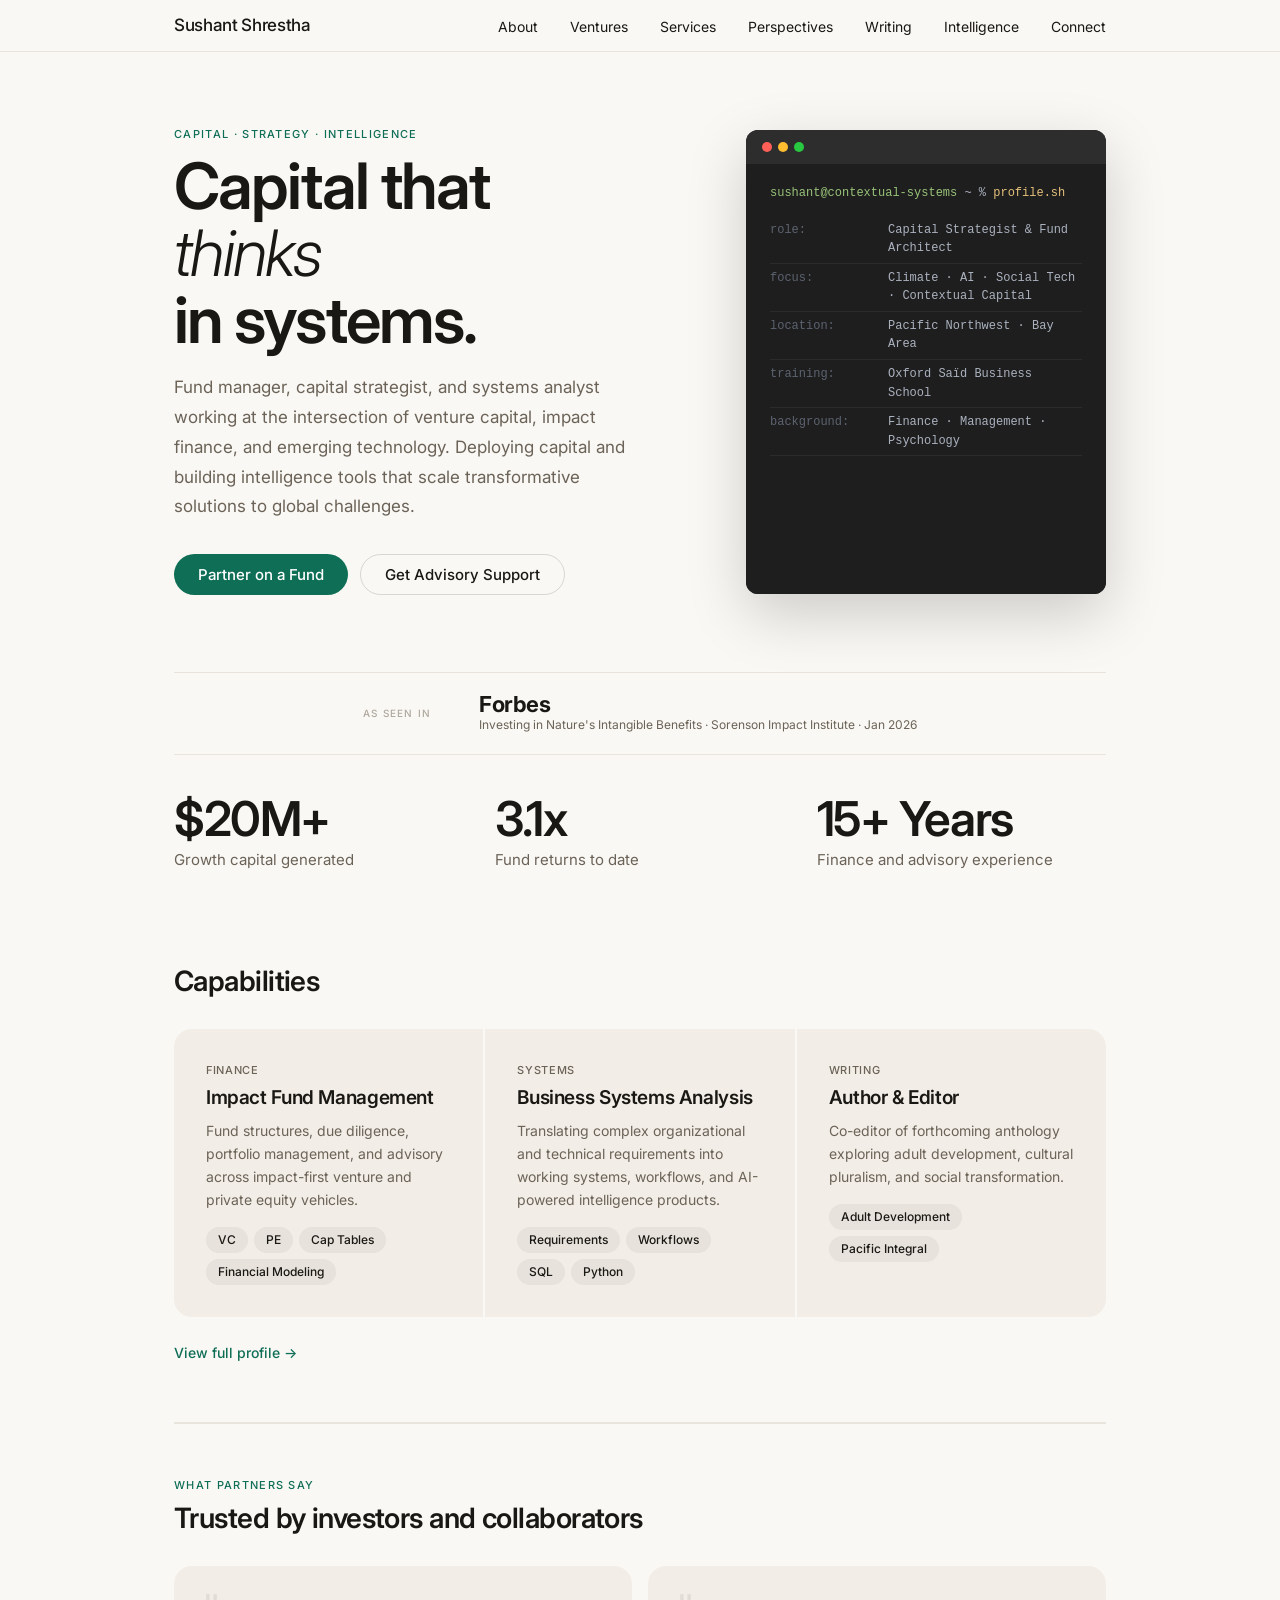
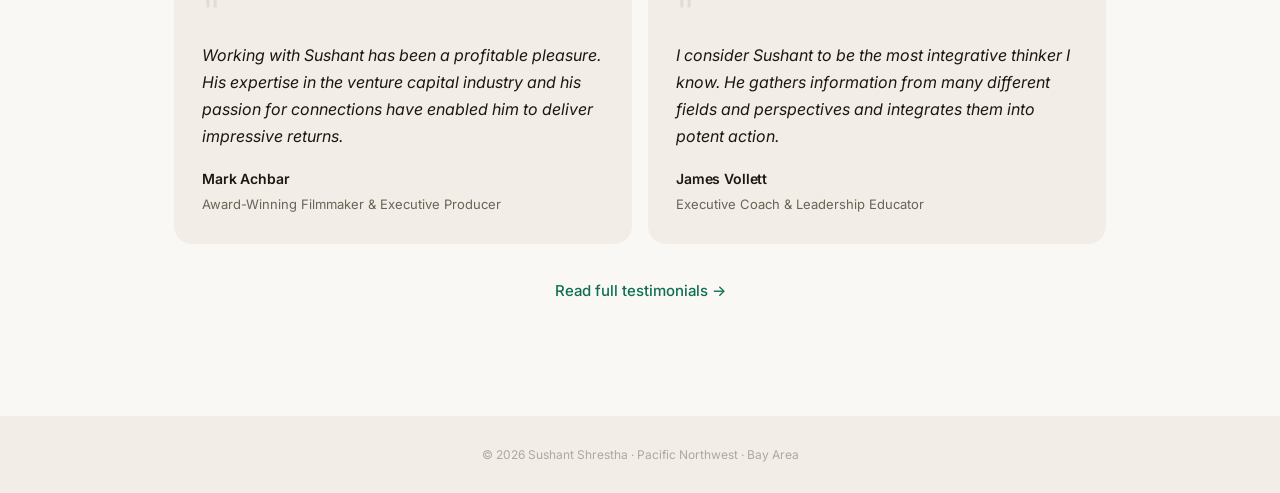
<file: index.html>
<!DOCTYPE html>
<html lang="en">
<head>
  <meta charset="UTF-8">
  <meta name="viewport" content="width=device-width, initial-scale=1.0">
  <meta name="description" content="Sushant Shrestha — venture capital investor and fund manager scaling transformative technologies toward the UN Sustainable Development Goals.">
  <title>Sushant Shrestha | Venture Capital</title>
  <link rel="preconnect" href="https://fonts.googleapis.com">
  <link rel="preconnect" href="https://fonts.gstatic.com" crossorigin>
  <link href="https://fonts.googleapis.com/css2?family=Inter:wght@300;400;500;600&display=swap" rel="stylesheet">
  <link rel="stylesheet" href="assets/css/main.css">
  <link rel="icon" type="image/x-icon" href="favicon.ico">
  <link rel="icon" type="image/png" sizes="32x32" href="favicon-32x32.png">
  <link rel="icon" type="image/png" sizes="16x16" href="favicon-16x16.png">
  <link rel="apple-touch-icon" sizes="180x180" href="apple-touch-icon.png">
</head>
<body>

  <!-- ── HEADER ── -->
  <header class="site-header">
    <nav class="site-nav" aria-label="Primary">
      <a href="index.html" class="nav-logo" aria-label="Sushant Shrestha — home">
        <span class="nav-logo-name">Sushant Shrestha</span>
        <span class="nav-logo-tag">VENTURE CAPITAL · SYSTEMS ANALYST · AUTHOR</span>
      </a>
      <button class="nav-toggle" aria-expanded="false" aria-label="Open menu" aria-controls="nav-links">
        <span></span><span></span><span></span>
      </button>
      <ul class="nav-links" id="nav-links">
        <li><a href="pages/about.html">About</a></li>
        <li><a href="pages/ventures.html">Ventures</a></li>
        <li><a href="pages/services.html">Services</a></li>
        <li><a href="pages/teaching.html">Perspectives</a></li>
        <li><a href="pages/writing.html">Writing</a></li>
        <li><a href="pages/intelligence.html">Intelligence</a></li>
        <li><a href="pages/connect.html">Connect</a></li>
      </ul>
    </nav>
  </header>

  <main>

    <!-- ── HERO ── -->
    <section aria-label="Introduction">
      <div class="hero-wrap">
        <!-- Left column -->
        <div class="hero-left">
          <span class="kicker">CAPITAL · STRATEGY · INTELLIGENCE</span>
          <h1 class="hero-headline">Capital that<br><em>thinks</em><br>in systems.</h1>
          <p class="hero-subtitle">Fund manager, capital strategist, and systems analyst working at the intersection of venture capital, impact finance, and emerging technology. Deploying capital and building intelligence tools that scale transformative solutions to global challenges.</p>
          <div class="hero-ctas">
            <a href="pages/services.html#investors" class="btn btn-primary">Partner on a Fund</a>
            <a href="pages/services.html#founders"  class="btn btn-secondary">Get Advisory Support</a>
          </div>
        </div>

        <!-- Right column — terminal card -->
        <aside class="stack-panel" id="terminal-card" aria-label="Profile snapshot">
          <div class="stack-panel-header">
            <div class="stack-dots" aria-hidden="true">
              <span class="dot dot-red"></span>
              <span class="dot dot-yellow"></span>
              <span class="dot dot-green"></span>
            </div>
            <span class="stack-panel-label"></span>
          </div>
          <div class="stack-panel-body">
            <div class="term-prompt-line" aria-hidden="true">
              <span class="term-prompt">sushant@contextual-systems</span><span class="term-sep"> ~ % </span><span class="term-cmd" id="term-cmd"></span><span class="term-cursor" id="term-cursor">|</span>
            </div>
            <div id="term-rows">
              <div class="stack-row">
                <span class="stack-key">role:</span>
                <span class="stack-val">Capital Strategist &amp; Fund Architect</span>
              </div>
              <div class="stack-row">
                <span class="stack-key">focus:</span>
                <span class="stack-val">Climate · AI · Social Tech · Contextual Capital</span>
              </div>
              <div class="stack-row">
                <span class="stack-key">location:</span>
                <span class="stack-val">Pacific Northwest · Bay Area</span>
              </div>
              <div class="stack-row">
                <span class="stack-key">training:</span>
                <span class="stack-val">Oxford Saïd Business School</span>
              </div>
              <div class="stack-row">
                <span class="stack-key">background:</span>
                <span class="stack-val">Finance · Management · Psychology</span>
              </div>
              <div class="stack-row">
                <span class="stack-key">available:</span>
                <span class="stack-val">Fund Partnerships · Advisory · AI Strategy · Transdisciplinary Research</span>
              </div>
              <div class="stack-row">
                <span class="stack-key">publishing:</span>
                <span class="stack-val">Embracing Wholeness in Diversity</span>
              </div>
            </div>
          </div>
        </aside>
      </div>
    </section>

    <!-- ── AS SEEN IN ── -->
    <div class="as-seen-in" aria-label="Press mentions">
      <span class="as-seen-in-label">AS SEEN IN</span>
      <a
        href="https://www.forbes.com/sites/sorensonimpact/2026/01/13/investing-in-natures-intangible-benefits-ecosystem-approaches-for-resilience-and-impact/"
        target="_blank"
        rel="noopener noreferrer"
        class="as-seen-in-pub"
      >
        <span class="as-seen-in-name">Forbes</span>
        <span class="as-seen-in-sub">Investing in Nature's Intangible Benefits · Sorenson Impact Institute · Jan 2026</span>
      </a>
    </div>

    <!-- ── METRICS BAR ── -->
    <section class="metrics-bar" aria-label="Key metrics">
      <div class="metrics-inner">
        <div class="metric">
          <p class="metric-value">$20M+</p>
          <p class="metric-label">Growth capital generated</p>
        </div>
        <div class="metric">
          <p class="metric-value">3.1x</p>
          <p class="metric-label">Fund returns to date</p>
        </div>
        <div class="metric">
          <p class="metric-value">15+ Years</p>
          <p class="metric-label">Finance and advisory experience</p>
        </div>
      </div>
    </section>

    <!-- ── CAPABILITIES PREVIEW ── -->
    <div class="section">
      <div class="section-label">
        <span class="section-num">01</span>
        <h2 class="section-title">Capabilities</h2>
      </div>
      <div class="cap-grid">
        <div class="cap-card">
          <p class="cap-card-domain">FINANCE</p>
          <h3 class="cap-card-title">Impact Fund Management</h3>
          <p class="cap-card-body">Fund structures, due diligence, portfolio management, and advisory across impact-first venture and private equity vehicles.</p>
          <div class="tags">
            <span class="tag">VC</span>
            <span class="tag">PE</span>
            <span class="tag">Cap Tables</span>
            <span class="tag">Financial Modeling</span>
          </div>
        </div>
        <div class="cap-card">
          <p class="cap-card-domain">SYSTEMS</p>
          <h3 class="cap-card-title">Business Systems Analysis</h3>
          <p class="cap-card-body">Translating complex organizational and technical requirements into working systems, workflows, and AI-powered intelligence products.</p>
          <div class="tags">
            <span class="tag">Requirements</span>
            <span class="tag">Workflows</span>
            <span class="tag">SQL</span>
            <span class="tag">Python</span>
          </div>
        </div>
        <div class="cap-card">
          <p class="cap-card-domain">WRITING</p>
          <h3 class="cap-card-title">Author &amp; Editor</h3>
          <p class="cap-card-body">Co-editor of forthcoming anthology exploring adult development, cultural pluralism, and social transformation.</p>
          <div class="tags">
            <span class="tag">Adult Development</span>
            <span class="tag">Pacific Integral</span>
          </div>
        </div>
      </div>
      <a href="pages/about.html" class="subtle-link">View full profile →</a>
    </div>

    <hr class="divider">

    <hr class="divider">

    <!-- ── TESTIMONIAL PREVIEW ── -->
    <div class="section">
      <div class="section-label">
        <span class="kicker">WHAT PARTNERS SAY</span>
        <h2 class="section-title">Trusted by investors and collaborators</h2>
      </div>
      <div class="testi-preview-grid">

        <!-- Preview 1 -->
        <div class="testi-preview-card">
          <span class="testi-preview-mark" aria-hidden="true">"</span>
          <p class="testi-pull-quote">Working with Sushant has been a profitable pleasure. His expertise in the venture capital industry and his passion for connections have enabled him to deliver impressive returns.</p>
          <p class="testi-preview-name">Mark Achbar</p>
          <p class="testi-preview-title">Award-Winning Filmmaker &amp; Executive Producer</p>
        </div>

        <!-- Preview 2 -->
        <div class="testi-preview-card">
          <span class="testi-preview-mark" aria-hidden="true">"</span>
          <p class="testi-pull-quote">I consider Sushant to be the most integrative thinker I know. He gathers information from many different fields and perspectives and integrates them into potent action.</p>
          <p class="testi-preview-name">James Vollett</p>
          <p class="testi-preview-title">Executive Coach &amp; Leadership Educator</p>
        </div>

      </div>
      <div class="testi-preview-cta">
        <a href="pages/testimonials.html">Read full testimonials →</a>
      </div>
    </div>

  </main>

  <!-- ── FOOTER ── -->
  <footer class="site-footer">
    <div class="footer-inner">
      © 2026 Sushant Shrestha · Pacific Northwest · Bay Area
    </div>
  </footer>

  <script src="assets/js/main.js"></script>

  <!-- Terminal card typing animation -->
  <script>
  (function () {
    'use strict';

    var COMMAND    = 'profile.sh';
    var TYPE_SPEED = 80;    // ms per character
    var POST_DELAY = 400;   // pause after typing before rows appear
    var ROW_STAGGER = 60;   // ms between each row fading in

    var card    = document.getElementById('terminal-card');
    var cmdEl   = document.getElementById('term-cmd');
    var cursor  = document.getElementById('term-cursor');
    var rowsWrap = document.getElementById('term-rows');

    if (!card || !cmdEl || !cursor || !rowsWrap) return;

    var rows    = rowsWrap.querySelectorAll('.stack-row');
    var started = false;

    /* ── Typing sequence ── */
    function startTyping() {
      if (started) return;
      started = true;

      var i = 0;

      function typeNext() {
        if (i < COMMAND.length) {
          cmdEl.textContent += COMMAND[i];
          i++;
          setTimeout(typeNext, TYPE_SPEED);
        } else {
          /* Typing done: kill cursor, then reveal rows */
          setTimeout(function () {
            cursor.classList.add('is-done');
            revealRows();
          }, POST_DELAY);
        }
      }

      typeNext();
    }

    /* ── Staggered row reveal ── */
    function revealRows() {
      rows.forEach(function (row, idx) {
        setTimeout(function () {
          row.classList.add('term-revealed');
        }, idx * ROW_STAGGER);
      });
    }

    /* ── IntersectionObserver trigger ── */
    if ('IntersectionObserver' in window) {
      var observer = new IntersectionObserver(function (entries) {
        entries.forEach(function (entry) {
          if (entry.isIntersecting) {
            startTyping();
            observer.disconnect();
          }
        });
      }, { threshold: 0.3 });
      observer.observe(card);
    } else {
      /* Fallback for old browsers */
      startTyping();
    }
  })();
  </script>
</body>
</html>
</file>
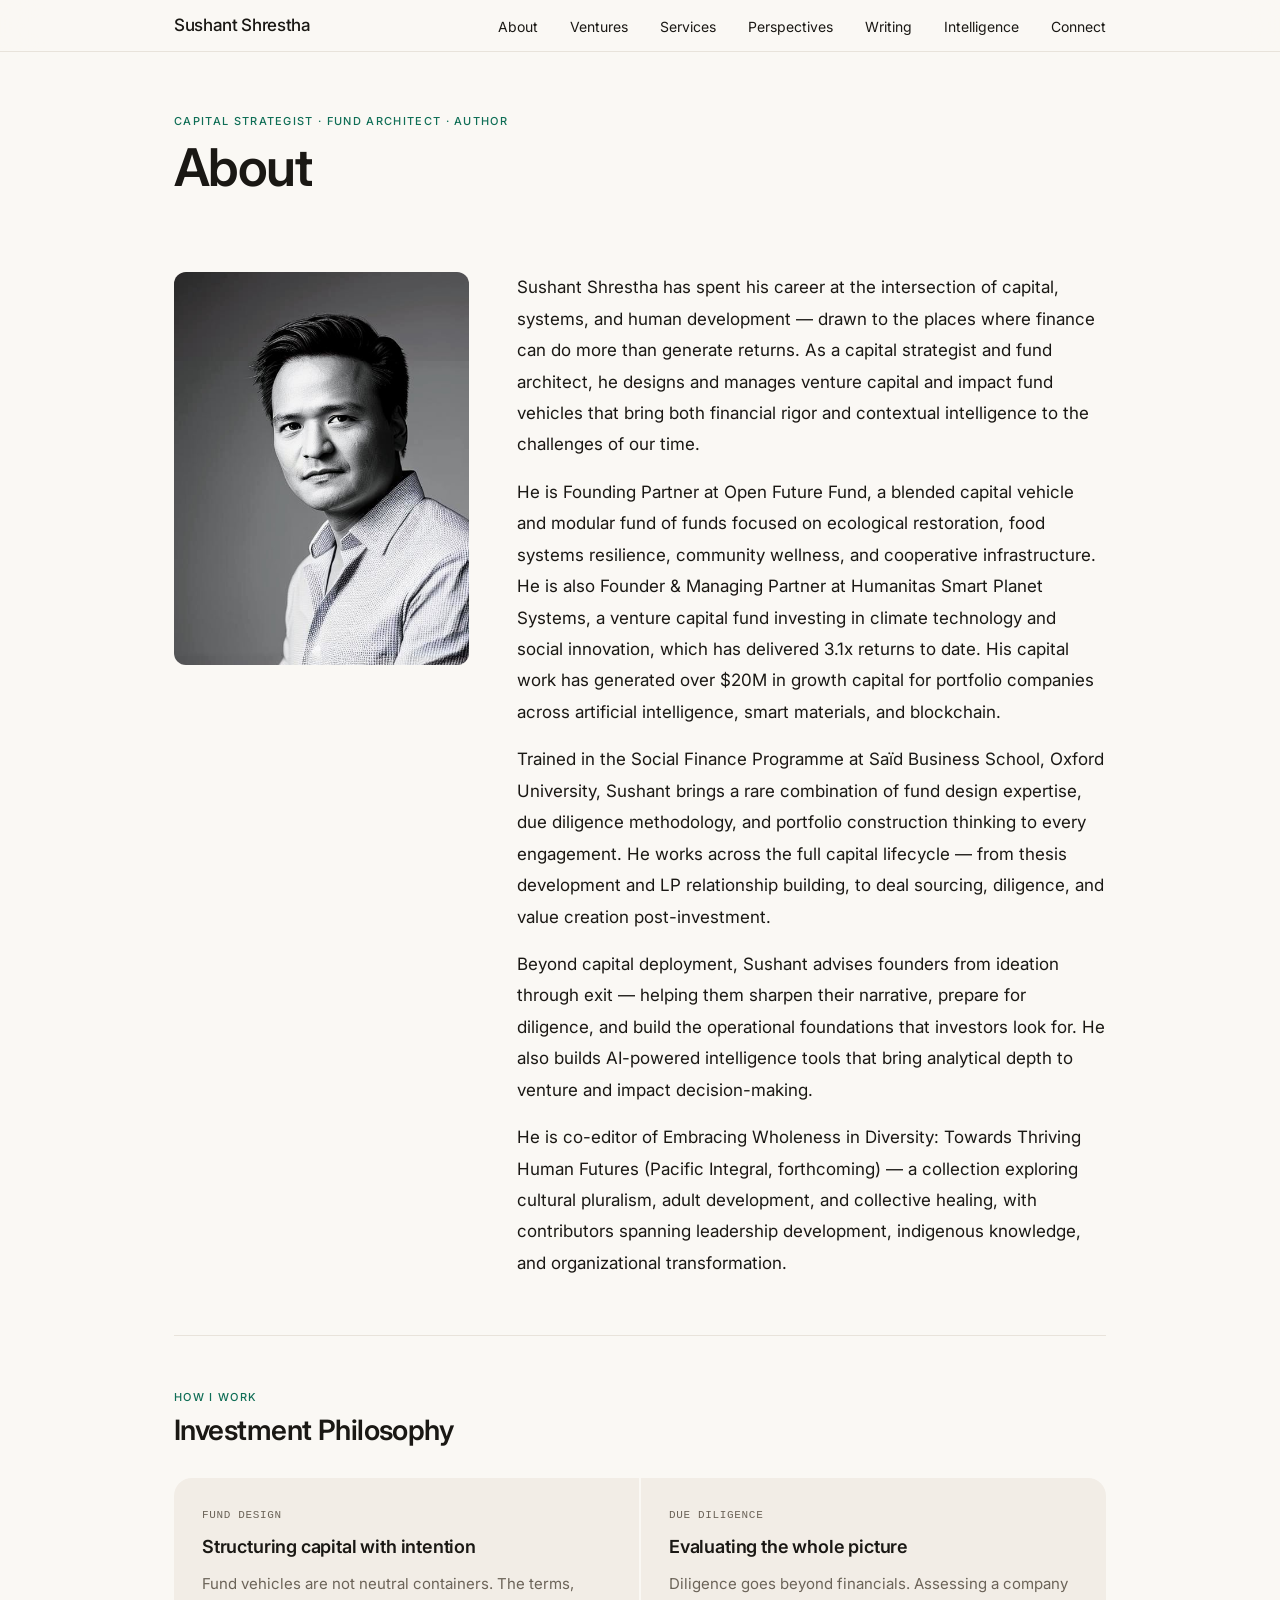
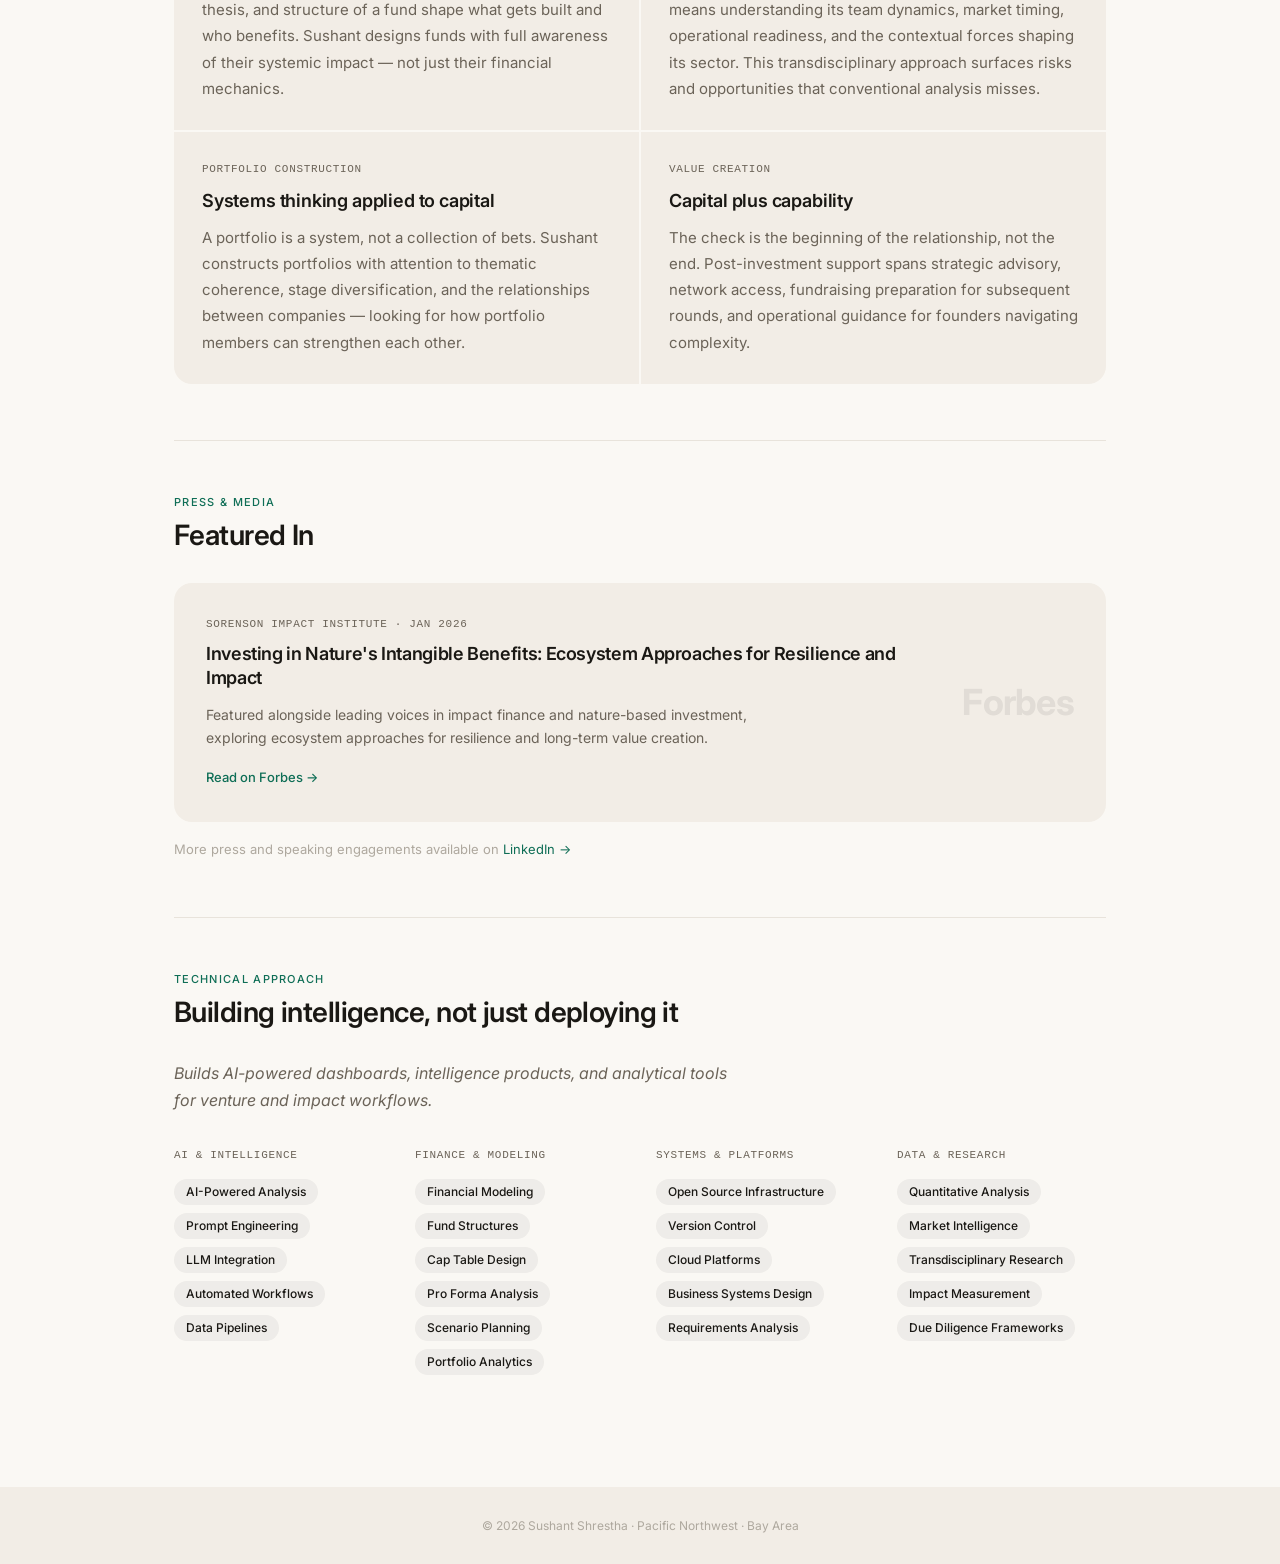
<file: pages/about.html>
<!DOCTYPE html>
<html lang="en">
<head>
  <meta charset="UTF-8">
  <meta name="viewport" content="width=device-width, initial-scale=1.0">
  <meta name="description" content="About Sushant Shrestha — capital strategist, fund architect, and systems thinker investing at the intersection of venture capital, impact finance, and emerging technology.">
  <title>About | Sushant Shrestha</title>
  <link rel="preconnect" href="https://fonts.googleapis.com">
  <link rel="preconnect" href="https://fonts.gstatic.com" crossorigin>
  <link href="https://fonts.googleapis.com/css2?family=Inter:wght@300;400;500;600&display=swap" rel="stylesheet">
  <link rel="stylesheet" href="../assets/css/main.css">
  <link rel="icon" type="image/x-icon" href="../favicon.ico">
  <link rel="icon" type="image/png" sizes="32x32" href="../favicon-32x32.png">
  <link rel="icon" type="image/png" sizes="16x16" href="../favicon-16x16.png">
  <link rel="apple-touch-icon" sizes="180x180" href="../apple-touch-icon.png">
</head>
<body>

  <!-- ── HEADER ── -->
  <header class="site-header">
    <nav class="site-nav" aria-label="Primary">
      <a href="../index.html" class="nav-logo" aria-label="Sushant Shrestha — home">
        <span class="nav-logo-name">Sushant Shrestha</span>
        <span class="nav-logo-tag">VENTURE CAPITAL · SYSTEMS ANALYST · AUTHOR</span>
      </a>
      <button class="nav-toggle" aria-expanded="false" aria-label="Open menu" aria-controls="nav-links">
        <span></span><span></span><span></span>
      </button>
      <ul class="nav-links" id="nav-links">
        <li><a href="about.html">About</a></li>
        <li><a href="ventures.html">Ventures</a></li>
        <li><a href="services.html">Services</a></li>
        <li><a href="teaching.html">Perspectives</a></li>
        <li><a href="writing.html">Writing</a></li>
        <li><a href="intelligence.html">Intelligence</a></li>
        <li><a href="connect.html">Connect</a></li>
      </ul>
    </nav>
  </header>

  <main>

    <!-- ── PAGE HEADER ── -->
    <section class="page-hero">
      <div class="page-hero-inner">
        <p class="kicker">CAPITAL STRATEGIST · FUND ARCHITECT · AUTHOR</p>
        <h1 class="page-hero-name">About</h1>
      </div>
    </section>

    <!-- ── SECTION 1: Photo + Bio ── -->
    <div class="section">
      <div class="about-bio-grid">

        <!-- Left: Photo + metadata card -->
        <div class="about-photo-col">
          <img
            src="../assets/img/biopic.jpg"
            alt="Sushant Shrestha"
            style="width: 100%; border-radius: 12px; object-fit: cover; object-position: center 20%; aspect-ratio: 3/4; display: block;">
        </div>

        <!-- Right: Bio prose -->
        <div class="about-prose">
          <p>Sushant Shrestha has spent his career at the intersection of capital, systems, and human development — drawn to the places where finance can do more than generate returns. As a capital strategist and fund architect, he designs and manages venture capital and impact fund vehicles that bring both financial rigor and contextual intelligence to the challenges of our time.</p>
          <p>He is Founding Partner at Open Future Fund, a blended capital vehicle and modular fund of funds focused on ecological restoration, food systems resilience, community wellness, and cooperative infrastructure. He is also Founder &amp; Managing Partner at Humanitas Smart Planet Systems, a venture capital fund investing in climate technology and social innovation, which has delivered 3.1x returns to date. His capital work has generated over $20M in growth capital for portfolio companies across artificial intelligence, smart materials, and blockchain.</p>
          <p>Trained in the Social Finance Programme at Saïd Business School, Oxford University, Sushant brings a rare combination of fund design expertise, due diligence methodology, and portfolio construction thinking to every engagement. He works across the full capital lifecycle — from thesis development and LP relationship building, to deal sourcing, diligence, and value creation post-investment.</p>
          <p>Beyond capital deployment, Sushant advises founders from ideation through exit — helping them sharpen their narrative, prepare for diligence, and build the operational foundations that investors look for. He also builds AI-powered intelligence tools that bring analytical depth to venture and impact decision-making.</p>
          <p>He is co-editor of Embracing Wholeness in Diversity: Towards Thriving Human Futures (Pacific Integral, forthcoming) — a collection exploring cultural pluralism, adult development, and collective healing, with contributors spanning leadership development, indigenous knowledge, and organizational transformation.</p>
        </div>

      </div>
    </div>

    <hr class="divider">

    <!-- ── SECTION 2: Investment Philosophy ── -->
    <div class="section">
      <div class="section-label">
        <span class="kicker">HOW I WORK</span>
        <h2 class="section-title">Investment Philosophy</h2>
      </div>
      <div class="philosophy-grid">

        <div class="philosophy-card">
          <p class="philosophy-label">FUND DESIGN</p>
          <h3 class="philosophy-title">Structuring capital with intention</h3>
          <p class="philosophy-body">Fund vehicles are not neutral containers. The terms, thesis, and structure of a fund shape what gets built and who benefits. Sushant designs funds with full awareness of their systemic impact — not just their financial mechanics.</p>
        </div>

        <div class="philosophy-card">
          <p class="philosophy-label">DUE DILIGENCE</p>
          <h3 class="philosophy-title">Evaluating the whole picture</h3>
          <p class="philosophy-body">Diligence goes beyond financials. Assessing a company means understanding its team dynamics, market timing, operational readiness, and the contextual forces shaping its sector. This transdisciplinary approach surfaces risks and opportunities that conventional analysis misses.</p>
        </div>

        <div class="philosophy-card">
          <p class="philosophy-label">PORTFOLIO CONSTRUCTION</p>
          <h3 class="philosophy-title">Systems thinking applied to capital</h3>
          <p class="philosophy-body">A portfolio is a system, not a collection of bets. Sushant constructs portfolios with attention to thematic coherence, stage diversification, and the relationships between companies — looking for how portfolio members can strengthen each other.</p>
        </div>

        <div class="philosophy-card">
          <p class="philosophy-label">VALUE CREATION</p>
          <h3 class="philosophy-title">Capital plus capability</h3>
          <p class="philosophy-body">The check is the beginning of the relationship, not the end. Post-investment support spans strategic advisory, network access, fundraising preparation for subsequent rounds, and operational guidance for founders navigating complexity.</p>
        </div>

      </div>
    </div>

    <hr class="divider">

    <!-- ── PRESS & MEDIA ── -->
    <div class="section">
      <div class="section-label">
        <span class="kicker">PRESS &amp; MEDIA</span>
        <h2 class="section-title">Featured In</h2>
      </div>

      <div class="press-card">
        <div class="press-card-text">
          <p class="press-card-kicker">SORENSON IMPACT INSTITUTE · JAN 2026</p>
          <h3 class="press-card-title">Investing in Nature's Intangible Benefits: Ecosystem Approaches for Resilience and Impact</h3>
          <p class="press-card-desc">Featured alongside leading voices in impact finance and nature-based investment, exploring ecosystem approaches for resilience and long-term value creation.</p>
          <a
            href="https://www.forbes.com/sites/sorensonimpact/2026/01/13/investing-in-natures-intangible-benefits-ecosystem-approaches-for-resilience-and-impact/"
            target="_blank"
            rel="noopener noreferrer"
            class="press-card-link"
          >Read on Forbes →</a>
        </div>
        <div class="press-card-pub" aria-hidden="true">Forbes</div>
      </div>

      <p class="press-more">
        More press and speaking engagements available on
        <a href="https://linkedin.com/in/sushantshrestha" target="_blank" rel="noopener noreferrer">LinkedIn →</a>
      </p>
    </div>

    <hr class="divider">

    <!-- ── SECTION 3: Technical Approach ── -->
    <div class="section">
      <div class="section-label">
        <span class="kicker">TECHNICAL APPROACH</span>
        <h2 class="section-title">Building intelligence, not just deploying it</h2>
      </div>
      <p class="about-tech-intro">Builds AI-powered dashboards, intelligence products, and analytical tools for venture and impact workflows.</p>
      <div class="tech-pill-grid">

        <div class="pill-group">
          <span class="pill-group-label">AI &amp; INTELLIGENCE</span>
          <div class="pill-group-tags">
            <span class="tag">AI-Powered Analysis</span>
            <span class="tag">Prompt Engineering</span>
            <span class="tag">LLM Integration</span>
            <span class="tag">Automated Workflows</span>
            <span class="tag">Data Pipelines</span>
          </div>
        </div>

        <div class="pill-group">
          <span class="pill-group-label">FINANCE &amp; MODELING</span>
          <div class="pill-group-tags">
            <span class="tag">Financial Modeling</span>
            <span class="tag">Fund Structures</span>
            <span class="tag">Cap Table Design</span>
            <span class="tag">Pro Forma Analysis</span>
            <span class="tag">Scenario Planning</span>
            <span class="tag">Portfolio Analytics</span>
          </div>
        </div>

        <div class="pill-group">
          <span class="pill-group-label">SYSTEMS &amp; PLATFORMS</span>
          <div class="pill-group-tags">
            <span class="tag">Open Source Infrastructure</span>
            <span class="tag">Version Control</span>
            <span class="tag">Cloud Platforms</span>
            <span class="tag">Business Systems Design</span>
            <span class="tag">Requirements Analysis</span>
          </div>
        </div>

        <div class="pill-group">
          <span class="pill-group-label">DATA &amp; RESEARCH</span>
          <div class="pill-group-tags">
            <span class="tag">Quantitative Analysis</span>
            <span class="tag">Market Intelligence</span>
            <span class="tag">Transdisciplinary Research</span>
            <span class="tag">Impact Measurement</span>
            <span class="tag">Due Diligence Frameworks</span>
          </div>
        </div>

      </div>
    </div>

  </main>

  <!-- ── FOOTER ── -->
  <footer class="site-footer">
    <div class="footer-inner">
      © 2026 Sushant Shrestha · Pacific Northwest · Bay Area
    </div>
  </footer>

  <script src="../assets/js/main.js"></script>

  <script>
    (function () {
      document.querySelectorAll('.copy-btn').forEach(function (btn) {
        btn.addEventListener('click', function () {
          var textEl = btn.closest('.bio-card').querySelector('.bio-card-text');
          var text = textEl.innerText.trim();
          navigator.clipboard.writeText(text).then(function () {
            btn.textContent = 'Copied ✓';
            setTimeout(function () { btn.textContent = 'Copy'; }, 2200);
          }).catch(function () {
            btn.textContent = 'Try again';
            setTimeout(function () { btn.textContent = 'Copy'; }, 2200);
          });
        });
      });
    })();
  </script>

</body>
</html>
</file>
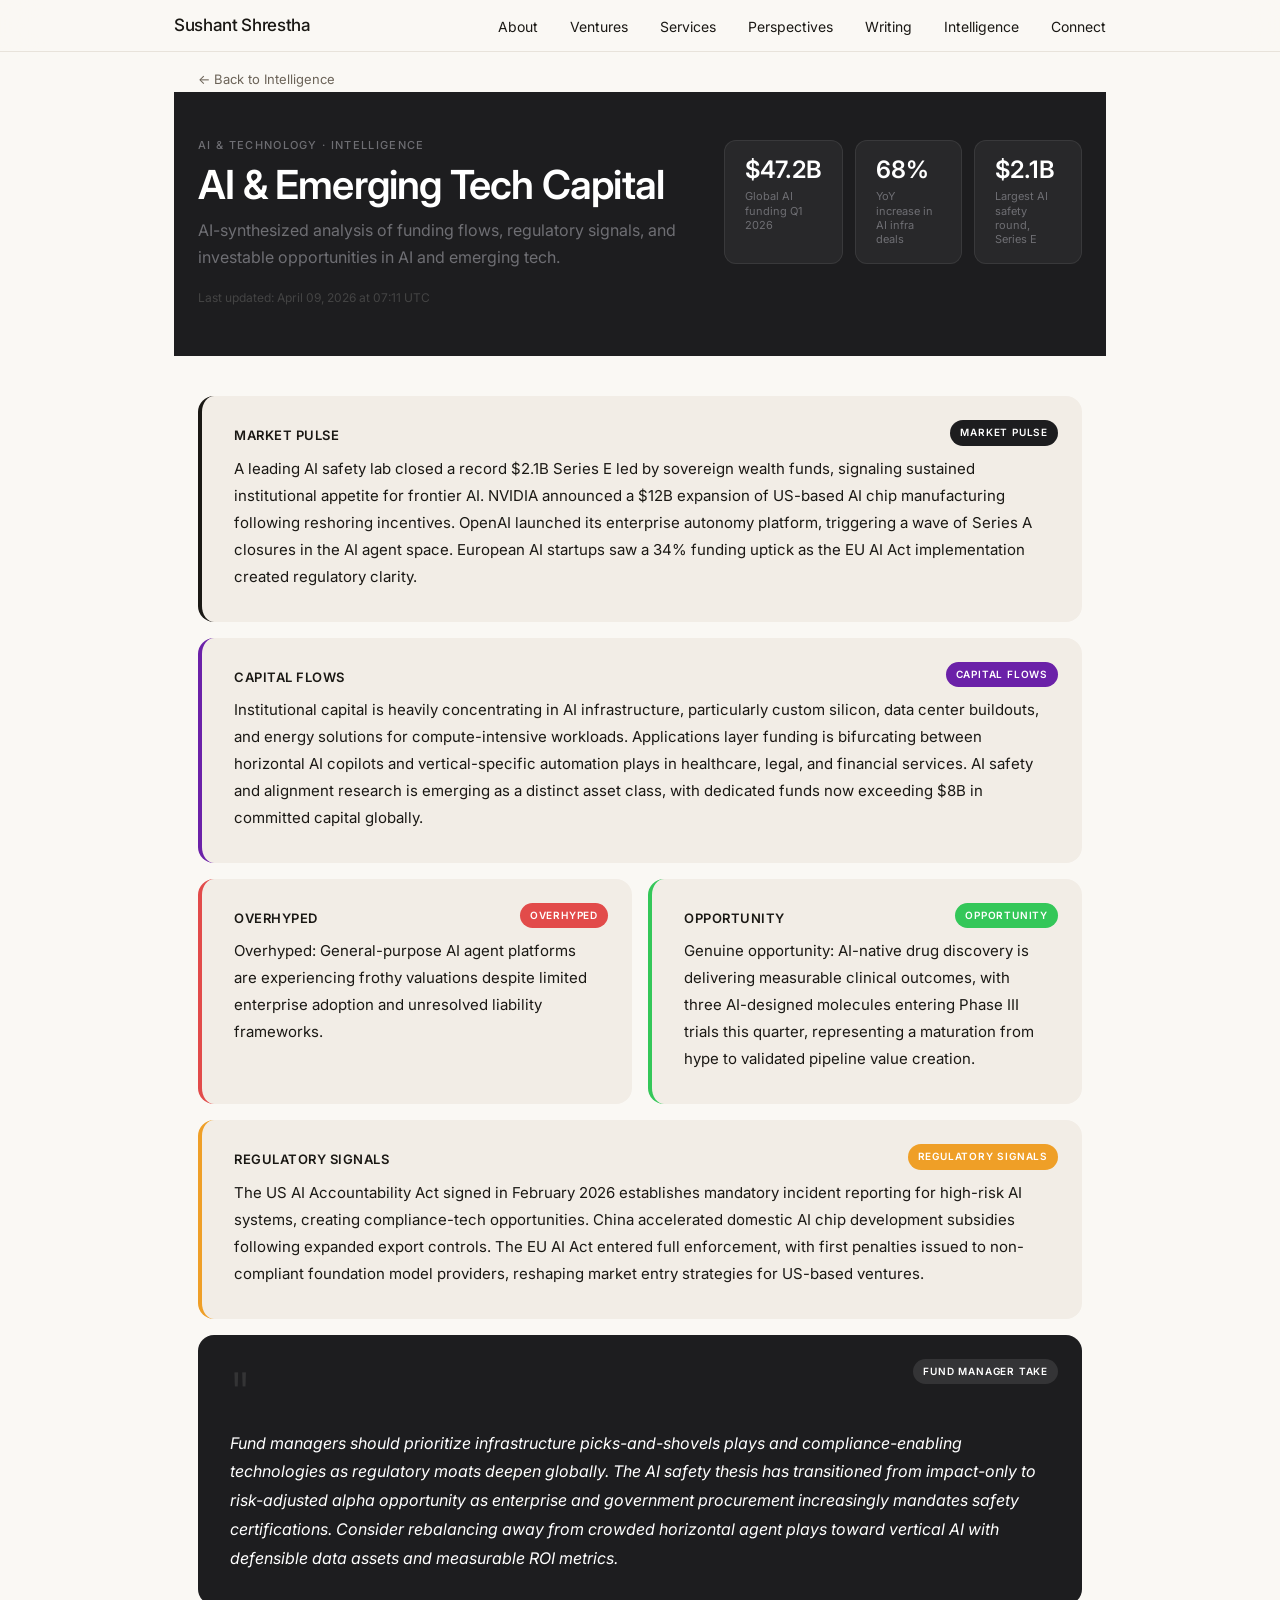
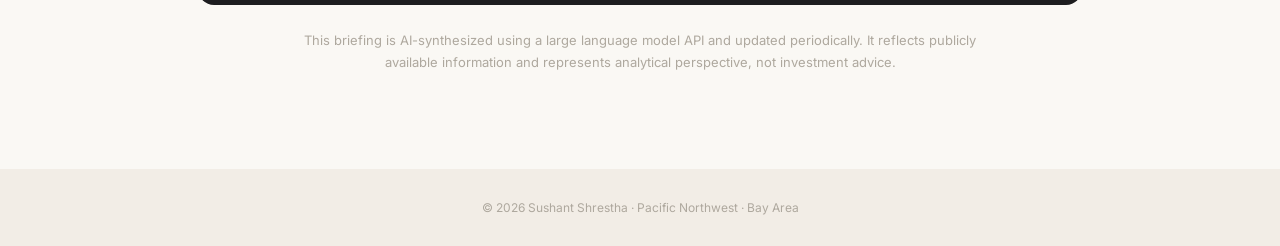
<file: pages/ai-capital.html>
<!DOCTYPE html>
<html lang="en">
<head>
  <meta charset="UTF-8">
  <meta name="viewport" content="width=device-width, initial-scale=1.0">
  <meta name="description" content="Intelligence — AI-synthesized briefing on nature-based finance, capital flows, and SDG investment gaps.">
  <title>Intelligence | Sushant Shrestha</title>
  <link rel="preconnect" href="https://fonts.googleapis.com">
  <link rel="preconnect" href="https://fonts.gstatic.com" crossorigin>
  <link href="https://fonts.googleapis.com/css2?family=Inter:wght@300;400;500;600&display=swap" rel="stylesheet">
  <link rel="stylesheet" href="../assets/css/main.css">
  <link rel="icon" type="image/x-icon" href="../favicon.ico">
  <link rel="icon" type="image/png" sizes="32x32" href="../favicon-32x32.png">
  <link rel="icon" type="image/png" sizes="16x16" href="../favicon-16x16.png">
  <link rel="apple-touch-icon" sizes="180x180" href="../apple-touch-icon.png">
</head>
<body>

  <!-- ── HEADER ── -->
  <header class="site-header">
    <nav class="site-nav" aria-label="Primary">
      <a href="../index.html" class="nav-logo" aria-label="Sushant Shrestha — home">
        <span class="nav-logo-name">Sushant Shrestha</span>
        <span class="nav-logo-tag">VENTURE CAPITAL · SYSTEMS ANALYST · AUTHOR</span>
      </a>
      <button class="nav-toggle" aria-expanded="false" aria-label="Open menu" aria-controls="nav-links">
        <span></span><span></span><span></span>
      </button>
      <ul class="nav-links" id="nav-links">
        <li><a href="about.html">About</a></li>
        <li><a href="ventures.html">Ventures</a></li>
        <li><a href="services.html">Services</a></li>
        <li><a href="teaching.html">Perspectives</a></li>
        <li><a href="writing.html">Writing</a></li>
        <li><a href="intelligence.html">Intelligence</a></li>
        <li><a href="connect.html">Connect</a></li>
      </ul>
    </nav>
  </header>

  <main>

    <div style="max-width:980px;margin:0 auto;padding:12px 24px 0;">
      <a href="intelligence.html" style="font-family:'Inter',sans-serif;font-size:13px;color:#6b6358;text-decoration:none;">← Back to Intelligence</a>
    </div>

    <!-- ── HERO ── -->
    <section style="background:#1d1d1f;padding:48px 0;color:#ffffff;">
      <div style="max-width:980px;margin:0 auto;padding:0 24px;display:grid;grid-template-columns:1.4fr 1fr;gap:24px;align-items:start;">
        <div>
          <div style="font-family:'Inter',sans-serif;font-size:11px;font-weight:500;letter-spacing:0.12em;text-transform:uppercase;color:#6e6e73;line-height:1;">AI &amp; TECHNOLOGY · INTELLIGENCE</div>
          <h1 style="font-family:'Inter',sans-serif;font-size:40px;font-weight:600;color:#ffffff;letter-spacing:-0.02em;margin:12px 0 10px;line-height:1.1;">AI &amp; Emerging Tech Capital</h1>
          <p style="font-family:'Inter',sans-serif;font-size:16px;font-weight:400;color:#6e6e73;line-height:1.7;max-width:480px;margin:0;">AI-synthesized analysis of funding flows, regulatory signals, and investable opportunities in AI and emerging tech.</p>
          <p style="font-family:'Inter',sans-serif;font-size:12px;color:#444;margin-top:16px;margin-bottom:0;">Last updated: April 09, 2026 at 07:11 UTC</p>
        </div>

        <div style="display:grid;grid-template-columns:repeat(3,1fr);gap:12px;align-content:start;">
          <div style="background:rgba(255,255,255,0.05);border:1px solid rgba(255,255,255,0.08);border-radius:12px;padding:16px 20px;">
            <div style="font-family:'Inter',sans-serif;font-size:24px;font-weight:600;color:#ffffff;line-height:1.1;margin:0 0 6px;">$47.2B</div>
            <div style="font-family:'Inter',sans-serif;font-size:11px;color:#6e6e73;line-height:1.3;">Global AI funding Q1 2026</div>
          </div>
          <div style="background:rgba(255,255,255,0.05);border:1px solid rgba(255,255,255,0.08);border-radius:12px;padding:16px 20px;">
            <div style="font-family:'Inter',sans-serif;font-size:24px;font-weight:600;color:#ffffff;line-height:1.1;margin:0 0 6px;">68%</div>
            <div style="font-family:'Inter',sans-serif;font-size:11px;color:#6e6e73;line-height:1.3;">YoY increase in AI infra deals</div>
          </div>
          <div style="background:rgba(255,255,255,0.05);border:1px solid rgba(255,255,255,0.08);border-radius:12px;padding:16px 20px;">
            <div style="font-family:'Inter',sans-serif;font-size:24px;font-weight:600;color:#ffffff;line-height:1.1;margin:0 0 6px;">$2.1B</div>
            <div style="font-family:'Inter',sans-serif;font-size:11px;color:#6e6e73;line-height:1.3;">Largest AI safety round, Series E</div>
          </div>
        </div>
      </div>
    </section>

    <!-- ── CONTENT ── -->
    <section style="background:#faf8f4;">
      <div style="max-width:980px;margin:0 auto;padding:40px 24px;">

      <div style="background:#f2ede6;border-radius:16px;padding:32px;border-left:4px solid #1a1814;margin-bottom:16px;position:relative;">
        <span style="position:absolute;top:24px;right:24px;background:#1d1d1f;color:#ffffff;font-family:'Inter',sans-serif;font-size:10px;font-weight:600;letter-spacing:0.08em;text-transform:uppercase;padding:4px 10px;border-radius:980px;">MARKET PULSE</span>
        <h2 style="font-family:'Inter',sans-serif;font-size:13px;font-weight:600;text-transform:uppercase;letter-spacing:0.04em;color:#1a1814;margin:0 0 12px;">Market Pulse</h2>
        <div style="font-family:'Inter',sans-serif;font-size:15px;font-weight:400;line-height:1.8;color:#1a1814;"><p style="margin:0 0 0;">A leading AI safety lab closed a record $2.1B Series E led by sovereign wealth funds, signaling sustained institutional appetite for frontier AI. NVIDIA announced a $12B expansion of US-based AI chip manufacturing following reshoring incentives. OpenAI launched its enterprise autonomy platform, triggering a wave of Series A closures in the AI agent space. European AI startups saw a 34% funding uptick as the EU AI Act implementation created regulatory clarity.</p></div>
      </div>

      <div style="background:#f2ede6;border-radius:16px;padding:32px;border-left:4px solid #6b21a8;margin-bottom:16px;position:relative;">
        <span style="position:absolute;top:24px;right:24px;background:#6b21a8;color:#ffffff;font-family:'Inter',sans-serif;font-size:10px;font-weight:600;letter-spacing:0.08em;text-transform:uppercase;padding:4px 10px;border-radius:980px;">CAPITAL FLOWS</span>
        <h2 style="font-family:'Inter',sans-serif;font-size:13px;font-weight:600;text-transform:uppercase;letter-spacing:0.04em;color:#1a1814;margin:0 0 12px;">Capital Flows</h2>
        <div style="font-family:'Inter',sans-serif;font-size:15px;font-weight:400;line-height:1.8;color:#1a1814;"><p style="margin:0 0 0;">Institutional capital is heavily concentrating in AI infrastructure, particularly custom silicon, data center buildouts, and energy solutions for compute-intensive workloads. Applications layer funding is bifurcating between horizontal AI copilots and vertical-specific automation plays in healthcare, legal, and financial services. AI safety and alignment research is emerging as a distinct asset class, with dedicated funds now exceeding $8B in committed capital globally.</p></div>
      </div>

        <div style="display:grid;grid-template-columns:1fr 1fr;gap:16px;margin-bottom:16px;">
          <div style="background:#f2ede6;border-radius:16px;padding:32px;border-left:4px solid #E24B4A;position:relative;">
            <span style="position:absolute;top:24px;right:24px;background:#E24B4A;color:#ffffff;font-family:'Inter',sans-serif;font-size:10px;font-weight:600;letter-spacing:0.08em;text-transform:uppercase;padding:4px 10px;border-radius:980px;">OVERHYPED</span>
            <h2 style="font-family:'Inter',sans-serif;font-size:13px;font-weight:600;text-transform:uppercase;letter-spacing:0.04em;color:#1a1814;margin:0 0 12px;">Overhyped</h2>
            <div style="font-family:'Inter',sans-serif;font-size:15px;font-weight:400;line-height:1.8;color:#1a1814;"><p style="margin:0 0 0;">Overhyped: General-purpose AI agent platforms are experiencing frothy valuations despite limited enterprise adoption and unresolved liability frameworks.</p></div>
          </div>
          <div style="background:#f2ede6;border-radius:16px;padding:32px;border-left:4px solid #34c759;position:relative;">
            <span style="position:absolute;top:24px;right:24px;background:#34c759;color:#ffffff;font-family:'Inter',sans-serif;font-size:10px;font-weight:600;letter-spacing:0.08em;text-transform:uppercase;padding:4px 10px;border-radius:980px;">OPPORTUNITY</span>
            <h2 style="font-family:'Inter',sans-serif;font-size:13px;font-weight:600;text-transform:uppercase;letter-spacing:0.04em;color:#1a1814;margin:0 0 12px;">Opportunity</h2>
            <div style="font-family:'Inter',sans-serif;font-size:15px;font-weight:400;line-height:1.8;color:#1a1814;"><p style="margin:0 0 0;">Genuine opportunity: AI-native drug discovery is delivering measurable clinical outcomes, with three AI-designed molecules entering Phase III trials this quarter, representing a maturation from hype to validated pipeline value creation.</p></div>
          </div>
        </div>

      <div style="background:#f2ede6;border-radius:16px;padding:32px;border-left:4px solid #EF9F27;margin-bottom:16px;position:relative;">
        <span style="position:absolute;top:24px;right:24px;background:#EF9F27;color:#ffffff;font-family:'Inter',sans-serif;font-size:10px;font-weight:600;letter-spacing:0.08em;text-transform:uppercase;padding:4px 10px;border-radius:980px;">REGULATORY SIGNALS</span>
        <h2 style="font-family:'Inter',sans-serif;font-size:13px;font-weight:600;text-transform:uppercase;letter-spacing:0.04em;color:#1a1814;margin:0 0 12px;">REGULATORY SIGNALS</h2>
        <div style="font-family:'Inter',sans-serif;font-size:15px;font-weight:400;line-height:1.8;color:#1a1814;"><p style="margin:0 0 0;">The US AI Accountability Act signed in February 2026 establishes mandatory incident reporting for high-risk AI systems, creating compliance-tech opportunities. China accelerated domestic AI chip development subsidies following expanded export controls. The EU AI Act entered full enforcement, with first penalties issued to non-compliant foundation model providers, reshaping market entry strategies for US-based ventures.</p></div>
      </div>

        <div style="background:#1d1d1f;color:#ffffff;border-radius:16px;padding:32px;margin-bottom:16px;position:relative;">
          <span style="position:absolute;top:24px;right:24px;background:rgba(255,255,255,0.1);color:#ffffff;font-family:'Inter',sans-serif;font-size:10px;font-weight:600;letter-spacing:0.08em;text-transform:uppercase;padding:4px 10px;border-radius:980px;">FUND MANAGER TAKE</span>
          <div style="font-family:'Inter',sans-serif;font-size:60px;font-weight:300;color:rgba(255,255,255,0.1);line-height:0.9;margin-bottom:8px;user-select:none;">"</div>
          <div style="font-family:'Inter',sans-serif;font-size:16px;font-weight:400;font-style:italic;line-height:1.8;color:#ffffff;"><p style="margin:0 0 0;">Fund managers should prioritize infrastructure picks-and-shovels plays and compliance-enabling technologies as regulatory moats deepen globally. The AI safety thesis has transitioned from impact-only to risk-adjusted alpha opportunity as enterprise and government procurement increasingly mandates safety certifications. Consider rebalancing away from crowded horizontal agent plays toward vertical AI with defensible data assets and measurable ROI metrics.</p></div>
        </div>

        <p style="text-align:center;font-family:'Inter',sans-serif;font-size:13px;color:#aea89e;line-height:1.7;margin:24px auto 0;max-width:720px;">This briefing is AI-synthesized using a large language model API and updated periodically. It reflects publicly available information and represents analytical perspective, not investment advice.</p>

      </div>
    </section>

  </main>

  <!-- ── FOOTER ── -->
  <footer class="site-footer">
    <div class="footer-inner">
      © 2026 Sushant Shrestha · Pacific Northwest · Bay Area
    </div>
  </footer>

  <script src="../assets/js/main.js"></script>
</body>
</html>
</file>
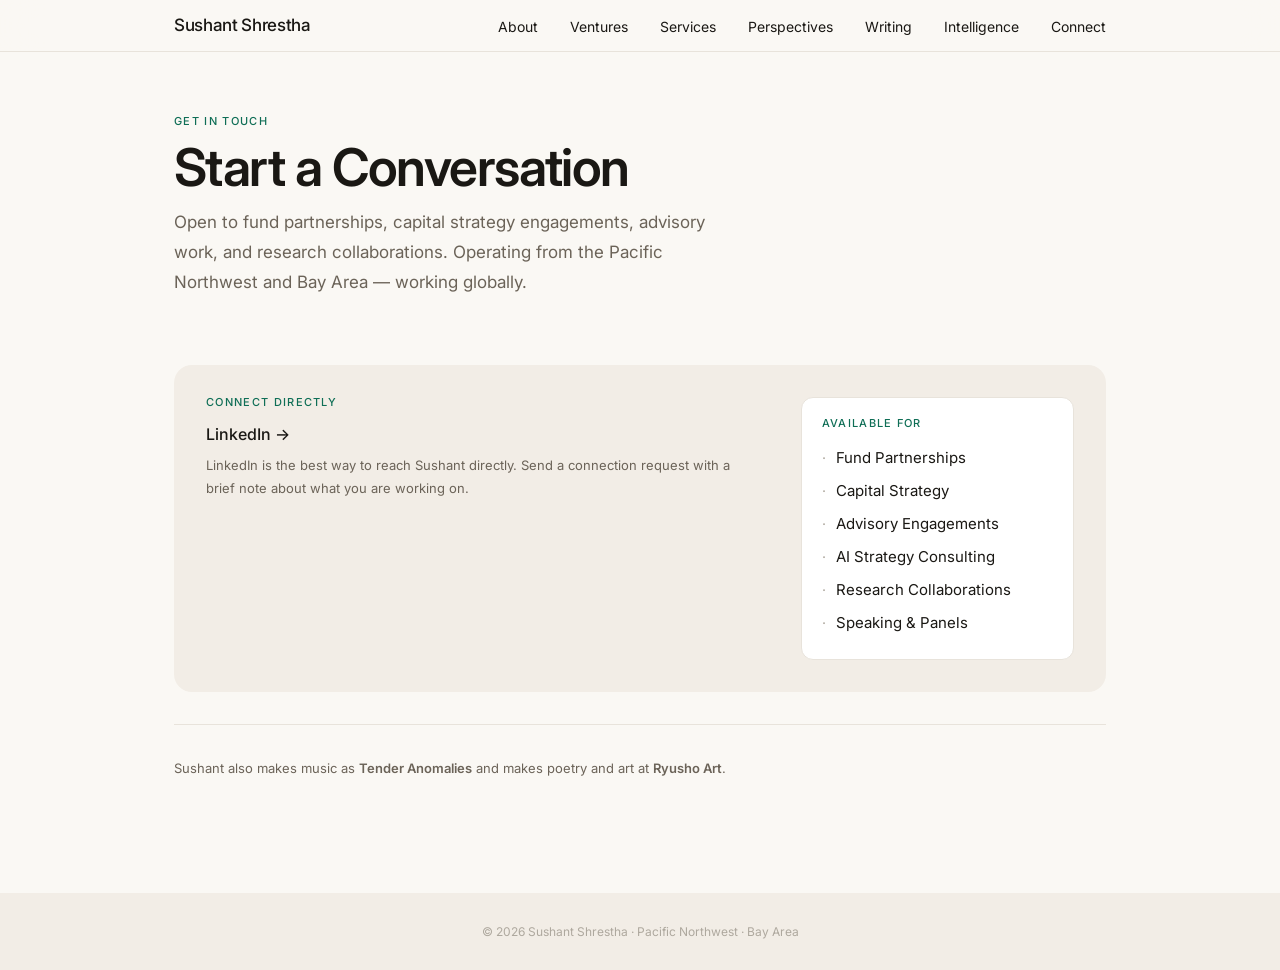
<file: pages/connect.html>
<!DOCTYPE html>
<html lang="en">
<head>
  <meta charset="UTF-8">
  <meta name="viewport" content="width=device-width, initial-scale=1.0">
  <meta name="description" content="Connect with Sushant Shrestha — fund partnerships, capital strategy, advisory, and research collaborations.">
  <title>Connect | Sushant Shrestha</title>
  <link rel="preconnect" href="https://fonts.googleapis.com">
  <link rel="preconnect" href="https://fonts.gstatic.com" crossorigin>
  <link href="https://fonts.googleapis.com/css2?family=Inter:wght@300;400;500;600&display=swap" rel="stylesheet">
  <link rel="stylesheet" href="../assets/css/main.css">
  <link rel="icon" type="image/x-icon" href="../favicon.ico">
  <link rel="icon" type="image/png" sizes="32x32" href="../favicon-32x32.png">
  <link rel="icon" type="image/png" sizes="16x16" href="../favicon-16x16.png">
  <link rel="apple-touch-icon" sizes="180x180" href="../apple-touch-icon.png">
</head>
<body>

  <!-- ── HEADER ── -->
  <header class="site-header">
    <nav class="site-nav" aria-label="Primary">
      <a href="../index.html" class="nav-logo" aria-label="Sushant Shrestha — home">
        <span class="nav-logo-name">Sushant Shrestha</span>
        <span class="nav-logo-tag">VENTURE CAPITAL · SYSTEMS ANALYST · AUTHOR</span>
      </a>
      <button class="nav-toggle" aria-expanded="false" aria-label="Open menu" aria-controls="nav-links">
        <span></span><span></span><span></span>
      </button>
      <ul class="nav-links" id="nav-links">
        <li><a href="about.html">About</a></li>
        <li><a href="ventures.html">Ventures</a></li>
        <li><a href="services.html">Services</a></li>
        <li><a href="teaching.html">Perspectives</a></li>
        <li><a href="writing.html">Writing</a></li>
        <li><a href="intelligence.html">Intelligence</a></li>
        <li><a href="connect.html">Connect</a></li>
      </ul>
    </nav>
  </header>

  <main>

    <!-- ── PAGE HEADER ── -->
    <section class="page-hero">
      <div class="page-hero-inner">
        <p class="kicker">GET IN TOUCH</p>
        <h1 class="page-hero-name">Start a Conversation</h1>
        <p class="page-intro" style="max-width:560px;">Open to fund partnerships, capital strategy engagements, advisory work, and research collaborations. Operating from the Pacific Northwest and Bay Area — working globally.</p>
      </div>
    </section>

    <!-- ── CONTACT CONTENT ── -->
    <div class="section">

      <!-- Single card — same 2fr / 1fr layout as service cards -->
      <div class="connect-panel">
        <div class="connect-panel-main">
          <p class="kicker">CONNECT DIRECTLY</p>
          <a
            href="https://linkedin.com/in/sushantshrestha"
            target="_blank"
            rel="noopener noreferrer"
            class="connect-primary-link"
          >LinkedIn →</a>
          <p class="connect-primary-note">LinkedIn is the best way to reach Sushant directly. Send a connection request with a brief note about what you are working on.</p>
        </div>
        <aside class="connect-panel-aside">
          <div class="connect-aside-meta">
            <p class="kicker">AVAILABLE FOR</p>
            <ul class="connect-avail-list">
              <li>Fund Partnerships</li>
              <li>Capital Strategy</li>
              <li>Advisory Engagements</li>
              <li>AI Strategy Consulting</li>
              <li>Research Collaborations</li>
              <li>Speaking &amp; Panels</li>
            </ul>
          </div>
        </aside>
      </div>

      <hr class="connect-divider">

      <!-- Other Work -->
      <p style="font-family: 'Inter', sans-serif; font-size: 13px; font-weight: 400; color: #6b6358; line-height: 1.8;">
        Sushant also makes music as
        <a href="https://tenderanomalies.com" target="_blank" style="color: #6b6358; font-weight: 600; text-decoration: none;">Tender Anomalies</a>
        and makes poetry and art at
        <a href="https://ryusho.art" target="_blank" style="color: #6b6358; font-weight: 600; text-decoration: none;">Ryusho Art</a>.
      </p>

    </div>

  </main>

  <!-- ── FOOTER ── -->
  <footer class="site-footer">
    <div class="footer-inner">
      © 2026 Sushant Shrestha · Pacific Northwest · Bay Area
    </div>
  </footer>

  <script src="../assets/js/main.js"></script>
</body>
</html>
</file>
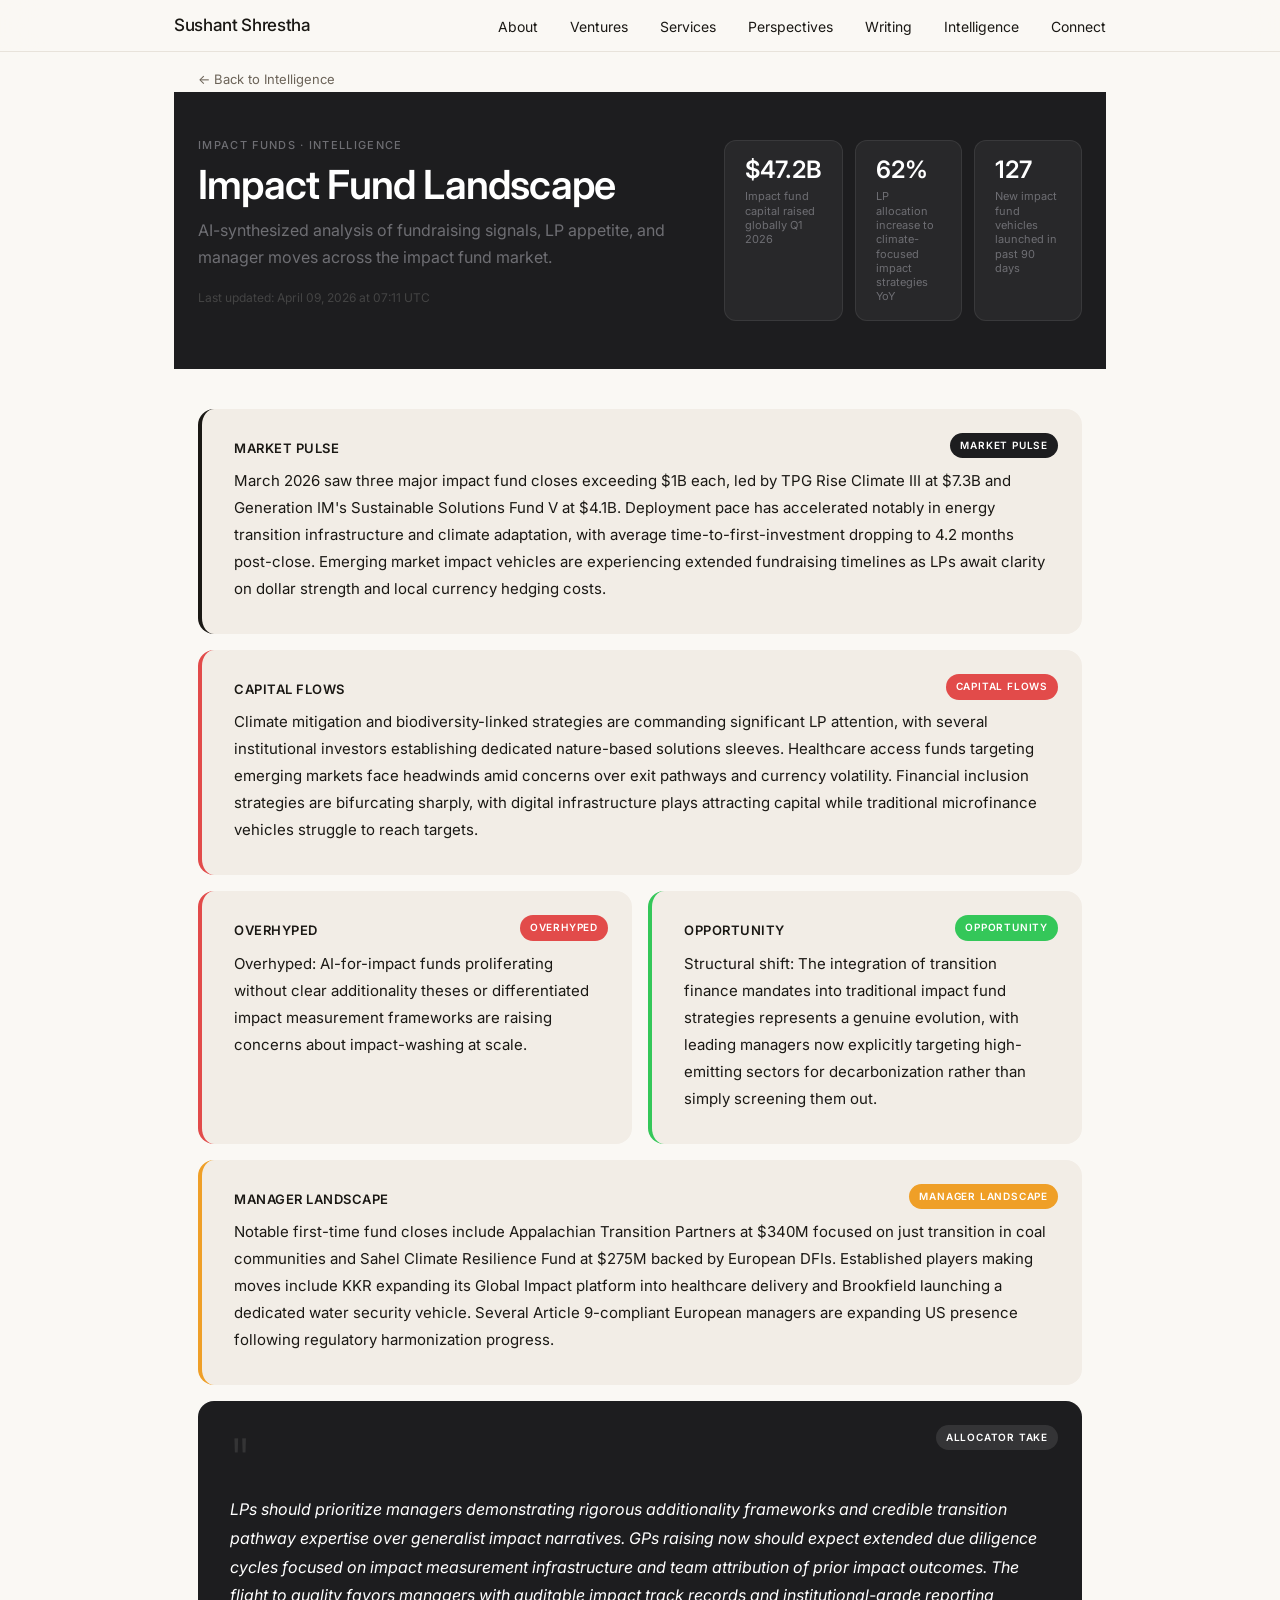
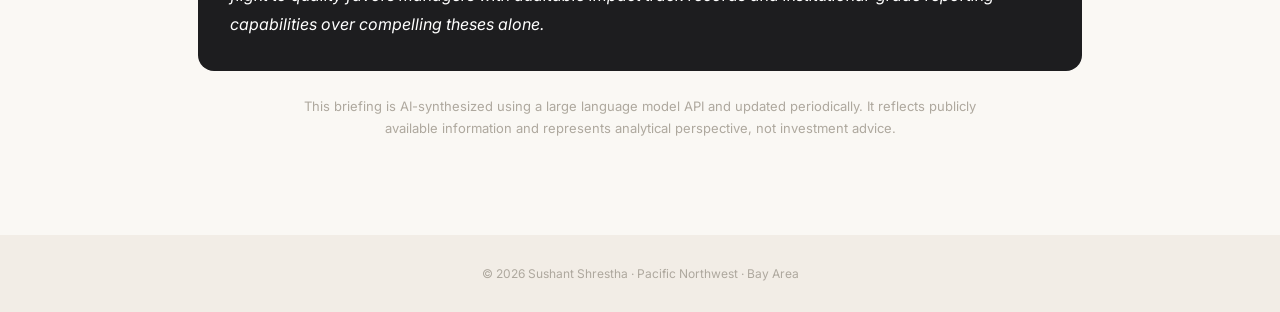
<file: pages/impact-funds.html>
<!DOCTYPE html>
<html lang="en">
<head>
  <meta charset="UTF-8">
  <meta name="viewport" content="width=device-width, initial-scale=1.0">
  <meta name="description" content="Intelligence — AI-synthesized briefing on nature-based finance, capital flows, and SDG investment gaps.">
  <title>Intelligence | Sushant Shrestha</title>
  <link rel="preconnect" href="https://fonts.googleapis.com">
  <link rel="preconnect" href="https://fonts.gstatic.com" crossorigin>
  <link href="https://fonts.googleapis.com/css2?family=Inter:wght@300;400;500;600&display=swap" rel="stylesheet">
  <link rel="stylesheet" href="../assets/css/main.css">
  <link rel="icon" type="image/x-icon" href="../favicon.ico">
  <link rel="icon" type="image/png" sizes="32x32" href="../favicon-32x32.png">
  <link rel="icon" type="image/png" sizes="16x16" href="../favicon-16x16.png">
  <link rel="apple-touch-icon" sizes="180x180" href="../apple-touch-icon.png">
</head>
<body>

  <!-- ── HEADER ── -->
  <header class="site-header">
    <nav class="site-nav" aria-label="Primary">
      <a href="../index.html" class="nav-logo" aria-label="Sushant Shrestha — home">
        <span class="nav-logo-name">Sushant Shrestha</span>
        <span class="nav-logo-tag">VENTURE CAPITAL · SYSTEMS ANALYST · AUTHOR</span>
      </a>
      <button class="nav-toggle" aria-expanded="false" aria-label="Open menu" aria-controls="nav-links">
        <span></span><span></span><span></span>
      </button>
      <ul class="nav-links" id="nav-links">
        <li><a href="about.html">About</a></li>
        <li><a href="ventures.html">Ventures</a></li>
        <li><a href="services.html">Services</a></li>
        <li><a href="teaching.html">Perspectives</a></li>
        <li><a href="writing.html">Writing</a></li>
        <li><a href="intelligence.html">Intelligence</a></li>
        <li><a href="connect.html">Connect</a></li>
      </ul>
    </nav>
  </header>

  <main>

    <div style="max-width:980px;margin:0 auto;padding:12px 24px 0;">
      <a href="intelligence.html" style="font-family:'Inter',sans-serif;font-size:13px;color:#6b6358;text-decoration:none;">← Back to Intelligence</a>
    </div>

    <!-- ── HERO ── -->
    <section style="background:#1d1d1f;padding:48px 0;color:#ffffff;">
      <div style="max-width:980px;margin:0 auto;padding:0 24px;display:grid;grid-template-columns:1.4fr 1fr;gap:24px;align-items:start;">
        <div>
          <div style="font-family:'Inter',sans-serif;font-size:11px;font-weight:500;letter-spacing:0.12em;text-transform:uppercase;color:#6e6e73;line-height:1;">IMPACT FUNDS · INTELLIGENCE</div>
          <h1 style="font-family:'Inter',sans-serif;font-size:40px;font-weight:600;color:#ffffff;letter-spacing:-0.02em;margin:12px 0 10px;line-height:1.1;">Impact Fund Landscape</h1>
          <p style="font-family:'Inter',sans-serif;font-size:16px;font-weight:400;color:#6e6e73;line-height:1.7;max-width:480px;margin:0;">AI-synthesized analysis of fundraising signals, LP appetite, and manager moves across the impact fund market.</p>
          <p style="font-family:'Inter',sans-serif;font-size:12px;color:#444;margin-top:16px;margin-bottom:0;">Last updated: April 09, 2026 at 07:11 UTC</p>
        </div>

        <div style="display:grid;grid-template-columns:repeat(3,1fr);gap:12px;align-content:start;">
          <div style="background:rgba(255,255,255,0.05);border:1px solid rgba(255,255,255,0.08);border-radius:12px;padding:16px 20px;">
            <div style="font-family:'Inter',sans-serif;font-size:24px;font-weight:600;color:#ffffff;line-height:1.1;margin:0 0 6px;">$47.2B</div>
            <div style="font-family:'Inter',sans-serif;font-size:11px;color:#6e6e73;line-height:1.3;">Impact fund capital raised globally Q1 2026</div>
          </div>
          <div style="background:rgba(255,255,255,0.05);border:1px solid rgba(255,255,255,0.08);border-radius:12px;padding:16px 20px;">
            <div style="font-family:'Inter',sans-serif;font-size:24px;font-weight:600;color:#ffffff;line-height:1.1;margin:0 0 6px;">62%</div>
            <div style="font-family:'Inter',sans-serif;font-size:11px;color:#6e6e73;line-height:1.3;">LP allocation increase to climate-focused impact strategies YoY</div>
          </div>
          <div style="background:rgba(255,255,255,0.05);border:1px solid rgba(255,255,255,0.08);border-radius:12px;padding:16px 20px;">
            <div style="font-family:'Inter',sans-serif;font-size:24px;font-weight:600;color:#ffffff;line-height:1.1;margin:0 0 6px;">127</div>
            <div style="font-family:'Inter',sans-serif;font-size:11px;color:#6e6e73;line-height:1.3;">New impact fund vehicles launched in past 90 days</div>
          </div>
        </div>
      </div>
    </section>

    <!-- ── CONTENT ── -->
    <section style="background:#faf8f4;">
      <div style="max-width:980px;margin:0 auto;padding:40px 24px;">

      <div style="background:#f2ede6;border-radius:16px;padding:32px;border-left:4px solid #1a1814;margin-bottom:16px;position:relative;">
        <span style="position:absolute;top:24px;right:24px;background:#1d1d1f;color:#ffffff;font-family:'Inter',sans-serif;font-size:10px;font-weight:600;letter-spacing:0.08em;text-transform:uppercase;padding:4px 10px;border-radius:980px;">MARKET PULSE</span>
        <h2 style="font-family:'Inter',sans-serif;font-size:13px;font-weight:600;text-transform:uppercase;letter-spacing:0.04em;color:#1a1814;margin:0 0 12px;">Market Pulse</h2>
        <div style="font-family:'Inter',sans-serif;font-size:15px;font-weight:400;line-height:1.8;color:#1a1814;"><p style="margin:0 0 0;">March 2026 saw three major impact fund closes exceeding $1B each, led by TPG Rise Climate III at $7.3B and Generation IM&#x27;s Sustainable Solutions Fund V at $4.1B. Deployment pace has accelerated notably in energy transition infrastructure and climate adaptation, with average time-to-first-investment dropping to 4.2 months post-close. Emerging market impact vehicles are experiencing extended fundraising timelines as LPs await clarity on dollar strength and local currency hedging costs.</p></div>
      </div>

      <div style="background:#f2ede6;border-radius:16px;padding:32px;border-left:4px solid #E24B4A;margin-bottom:16px;position:relative;">
        <span style="position:absolute;top:24px;right:24px;background:#E24B4A;color:#ffffff;font-family:'Inter',sans-serif;font-size:10px;font-weight:600;letter-spacing:0.08em;text-transform:uppercase;padding:4px 10px;border-radius:980px;">CAPITAL FLOWS</span>
        <h2 style="font-family:'Inter',sans-serif;font-size:13px;font-weight:600;text-transform:uppercase;letter-spacing:0.04em;color:#1a1814;margin:0 0 12px;">Capital Flows</h2>
        <div style="font-family:'Inter',sans-serif;font-size:15px;font-weight:400;line-height:1.8;color:#1a1814;"><p style="margin:0 0 0;">Climate mitigation and biodiversity-linked strategies are commanding significant LP attention, with several institutional investors establishing dedicated nature-based solutions sleeves. Healthcare access funds targeting emerging markets face headwinds amid concerns over exit pathways and currency volatility. Financial inclusion strategies are bifurcating sharply, with digital infrastructure plays attracting capital while traditional microfinance vehicles struggle to reach targets.</p></div>
      </div>

        <div style="display:grid;grid-template-columns:1fr 1fr;gap:16px;margin-bottom:16px;">
          <div style="background:#f2ede6;border-radius:16px;padding:32px;border-left:4px solid #E24B4A;position:relative;">
            <span style="position:absolute;top:24px;right:24px;background:#E24B4A;color:#ffffff;font-family:'Inter',sans-serif;font-size:10px;font-weight:600;letter-spacing:0.08em;text-transform:uppercase;padding:4px 10px;border-radius:980px;">OVERHYPED</span>
            <h2 style="font-family:'Inter',sans-serif;font-size:13px;font-weight:600;text-transform:uppercase;letter-spacing:0.04em;color:#1a1814;margin:0 0 12px;">Overhyped</h2>
            <div style="font-family:'Inter',sans-serif;font-size:15px;font-weight:400;line-height:1.8;color:#1a1814;"><p style="margin:0 0 0;">Overhyped: AI-for-impact funds proliferating without clear additionality theses or differentiated impact measurement frameworks are raising concerns about impact-washing at scale.</p></div>
          </div>
          <div style="background:#f2ede6;border-radius:16px;padding:32px;border-left:4px solid #34c759;position:relative;">
            <span style="position:absolute;top:24px;right:24px;background:#34c759;color:#ffffff;font-family:'Inter',sans-serif;font-size:10px;font-weight:600;letter-spacing:0.08em;text-transform:uppercase;padding:4px 10px;border-radius:980px;">OPPORTUNITY</span>
            <h2 style="font-family:'Inter',sans-serif;font-size:13px;font-weight:600;text-transform:uppercase;letter-spacing:0.04em;color:#1a1814;margin:0 0 12px;">Opportunity</h2>
            <div style="font-family:'Inter',sans-serif;font-size:15px;font-weight:400;line-height:1.8;color:#1a1814;"><p style="margin:0 0 0;">Structural shift: The integration of transition finance mandates into traditional impact fund strategies represents a genuine evolution, with leading managers now explicitly targeting high-emitting sectors for decarbonization rather than simply screening them out.</p></div>
          </div>
        </div>

      <div style="background:#f2ede6;border-radius:16px;padding:32px;border-left:4px solid #EF9F27;margin-bottom:16px;position:relative;">
        <span style="position:absolute;top:24px;right:24px;background:#EF9F27;color:#ffffff;font-family:'Inter',sans-serif;font-size:10px;font-weight:600;letter-spacing:0.08em;text-transform:uppercase;padding:4px 10px;border-radius:980px;">MANAGER LANDSCAPE</span>
        <h2 style="font-family:'Inter',sans-serif;font-size:13px;font-weight:600;text-transform:uppercase;letter-spacing:0.04em;color:#1a1814;margin:0 0 12px;">MANAGER LANDSCAPE</h2>
        <div style="font-family:'Inter',sans-serif;font-size:15px;font-weight:400;line-height:1.8;color:#1a1814;"><p style="margin:0 0 0;">Notable first-time fund closes include Appalachian Transition Partners at $340M focused on just transition in coal communities and Sahel Climate Resilience Fund at $275M backed by European DFIs. Established players making moves include KKR expanding its Global Impact platform into healthcare delivery and Brookfield launching a dedicated water security vehicle. Several Article 9-compliant European managers are expanding US presence following regulatory harmonization progress.</p></div>
      </div>

        <div style="background:#1d1d1f;color:#ffffff;border-radius:16px;padding:32px;margin-bottom:16px;position:relative;">
          <span style="position:absolute;top:24px;right:24px;background:rgba(255,255,255,0.1);color:#ffffff;font-family:'Inter',sans-serif;font-size:10px;font-weight:600;letter-spacing:0.08em;text-transform:uppercase;padding:4px 10px;border-radius:980px;">ALLOCATOR TAKE</span>
          <div style="font-family:'Inter',sans-serif;font-size:60px;font-weight:300;color:rgba(255,255,255,0.1);line-height:0.9;margin-bottom:8px;user-select:none;">"</div>
          <div style="font-family:'Inter',sans-serif;font-size:16px;font-weight:400;font-style:italic;line-height:1.8;color:#ffffff;"><p style="margin:0 0 0;">LPs should prioritize managers demonstrating rigorous additionality frameworks and credible transition pathway expertise over generalist impact narratives. GPs raising now should expect extended due diligence cycles focused on impact measurement infrastructure and team attribution of prior impact outcomes. The flight to quality favors managers with auditable impact track records and institutional-grade reporting capabilities over compelling theses alone.</p></div>
        </div>

        <p style="text-align:center;font-family:'Inter',sans-serif;font-size:13px;color:#aea89e;line-height:1.7;margin:24px auto 0;max-width:720px;">This briefing is AI-synthesized using a large language model API and updated periodically. It reflects publicly available information and represents analytical perspective, not investment advice.</p>

      </div>
    </section>

  </main>

  <!-- ── FOOTER ── -->
  <footer class="site-footer">
    <div class="footer-inner">
      © 2026 Sushant Shrestha · Pacific Northwest · Bay Area
    </div>
  </footer>

  <script src="../assets/js/main.js"></script>
</body>
</html>
</file>
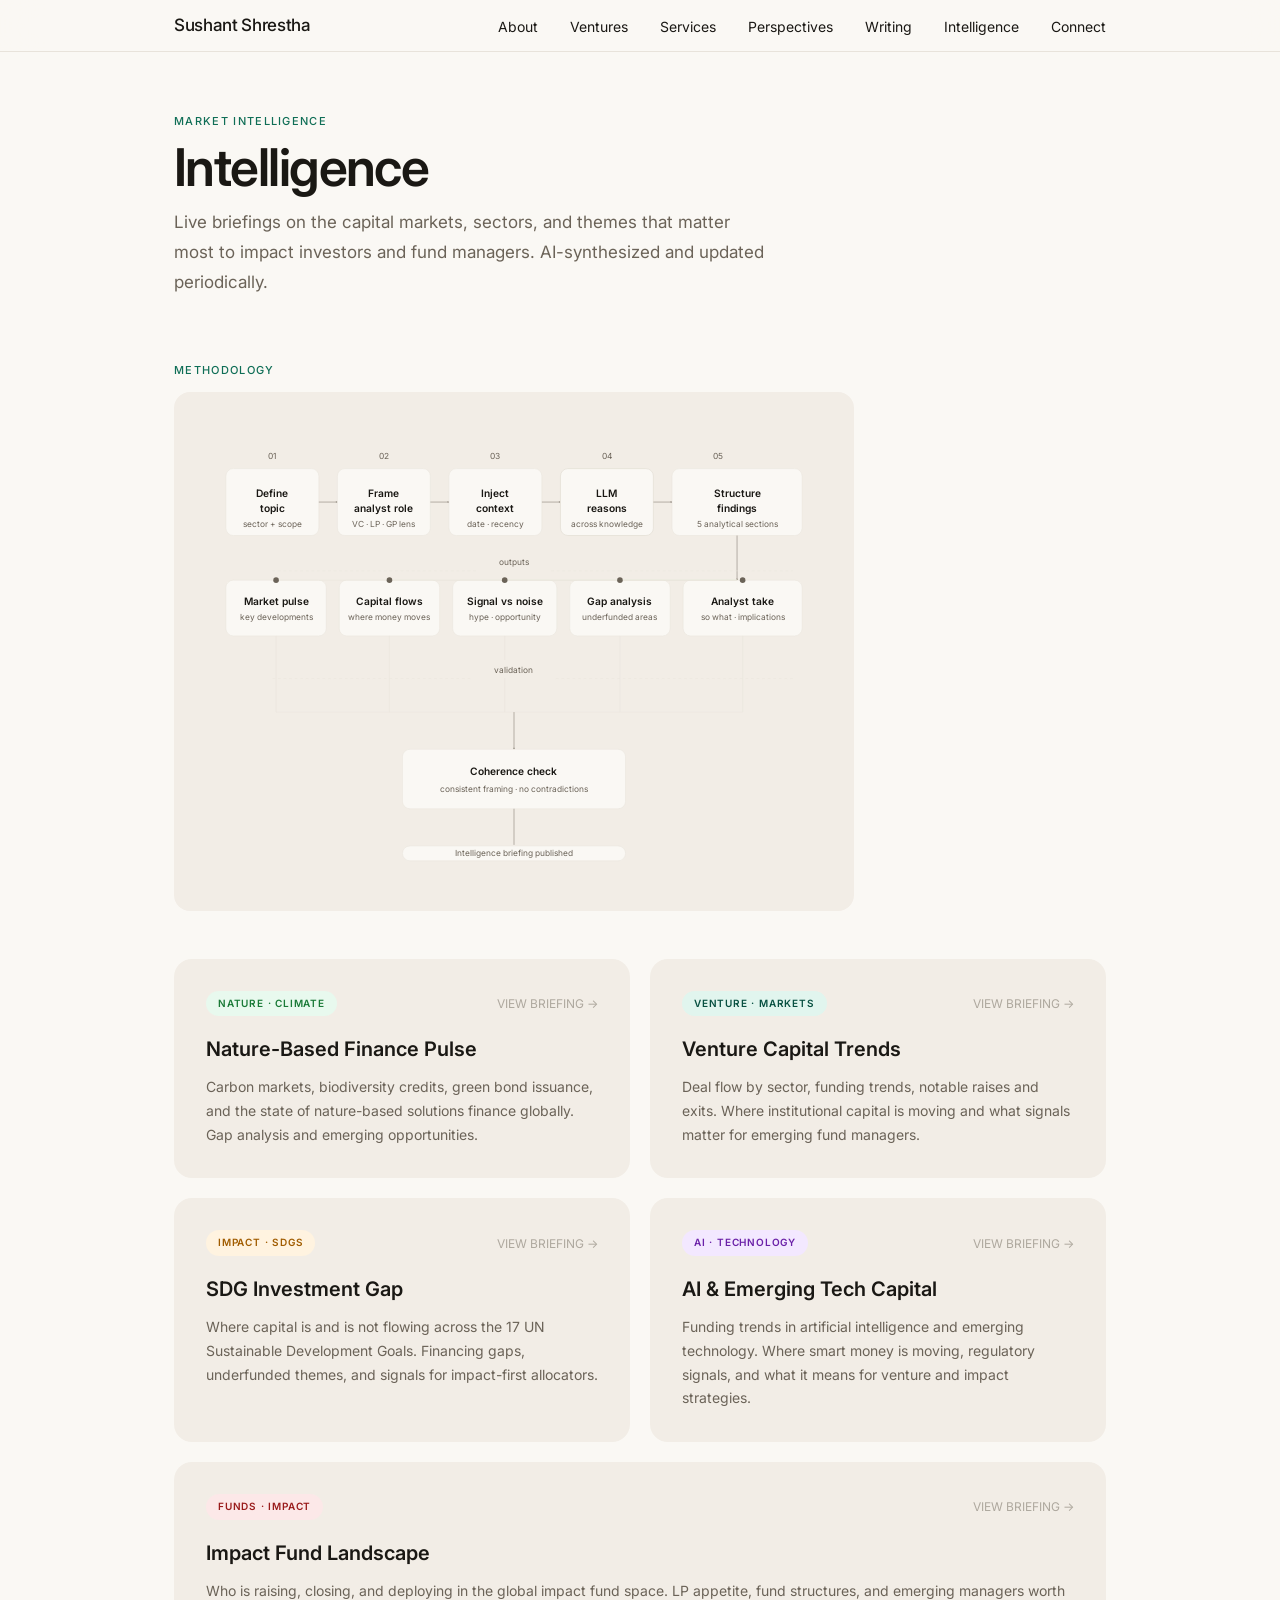
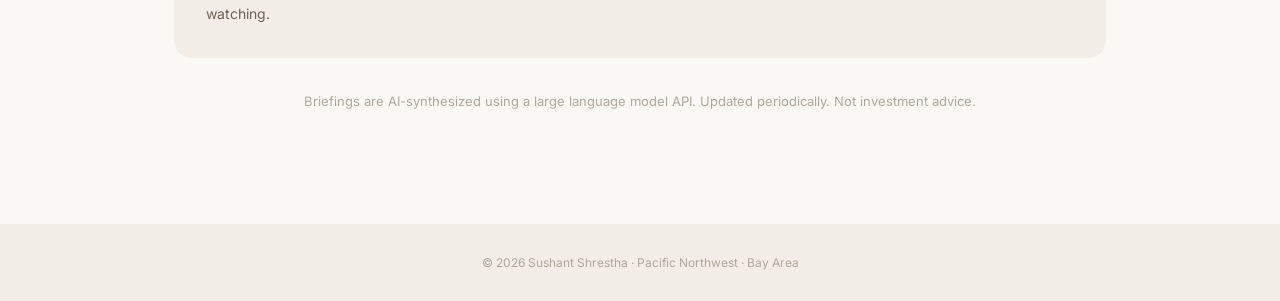
<file: pages/intelligence.html>
<!DOCTYPE html>
<html lang="en">
<head>
  <meta charset="UTF-8">
  <meta name="viewport" content="width=device-width, initial-scale=1.0">
  <meta name="description" content="Intelligence — live briefings on markets, sectors, and themes for impact investors and fund managers.">
  <title>Intelligence | Sushant Shrestha</title>
  <link rel="preconnect" href="https://fonts.googleapis.com">
  <link rel="preconnect" href="https://fonts.gstatic.com" crossorigin>
  <link href="https://fonts.googleapis.com/css2?family=Inter:wght@300;400;500;600&display=swap" rel="stylesheet">
  <link rel="stylesheet" href="../assets/css/main.css">
  <style>
    .intel-grid5 { display: grid; grid-template-columns: repeat(2, 1fr); gap: 20px; }
    .intel-card { background: #f2ede6; border-radius: 18px; padding: 32px; text-decoration: none; display: block; cursor: pointer; transition: background 0.2s; }
    .intel-card:hover { background: #e8e3db; }
    .intel-span-full { grid-column: 1 / -1; }
    @media (max-width: 768px) { .intel-grid5 { grid-template-columns: 1fr; } .intel-span-full { grid-column: auto; } }
  </style>
  <link rel="icon" type="image/x-icon" href="../favicon.ico">
  <link rel="icon" type="image/png" sizes="32x32" href="../favicon-32x32.png">
  <link rel="icon" type="image/png" sizes="16x16" href="../favicon-16x16.png">
  <link rel="apple-touch-icon" sizes="180x180" href="../apple-touch-icon.png">
</head>
<body>

  <!-- ── HEADER ── -->
  <header class="site-header">
    <nav class="site-nav" aria-label="Primary">
      <a href="../index.html" class="nav-logo" aria-label="Sushant Shrestha — home">
        <span class="nav-logo-name">Sushant Shrestha</span>
        <span class="nav-logo-tag">VENTURE CAPITAL · SYSTEMS ANALYST · AUTHOR</span>
      </a>
      <button class="nav-toggle" aria-expanded="false" aria-label="Open menu" aria-controls="nav-links">
        <span></span><span></span><span></span>
      </button>
      <ul class="nav-links" id="nav-links">
        <li><a href="about.html">About</a></li>
        <li><a href="ventures.html">Ventures</a></li>
        <li><a href="services.html">Services</a></li>
        <li><a href="teaching.html">Perspectives</a></li>
        <li><a href="writing.html">Writing</a></li>
        <li><a href="intelligence.html">Intelligence</a></li>
        <li><a href="connect.html">Connect</a></li>
      </ul>
    </nav>
  </header>

  <main>

    <!-- ── PAGE HEADER ── -->
    <section class="page-hero">
      <div class="page-hero-inner">
        <p class="kicker">MARKET INTELLIGENCE</p>
        <h1 class="page-hero-name">Intelligence</h1>
        <p class="page-intro">Live briefings on the capital markets, sectors, and themes that matter most to impact investors and fund managers. AI-synthesized and updated periodically.</p>
      </div>
    </section>

    <div class="section">

      <!-- ── METHODOLOGY ── -->
      <section style="margin-bottom: 48px;">

        <p class="kicker">METHODOLOGY</p>

        <div style="
          max-width: 680px;
          background: #f2ede6;
          border-radius: 16px;
          padding: 32px 24px;
          margin-top: 16px;">

          <style>
            .node rect { fill: #faf8f4; stroke: #e8e3db; }
            .th { font-family: 'Inter', sans-serif; font-size: 11px; font-weight: 600; fill: #1a1814; }
            .ts { font-family: 'Inter', sans-serif; font-size: 9px; font-weight: 400; fill: #6b6358; }
            .arr { stroke: #6b6358; stroke-width: 0.5; }
            :root { --color-border-tertiary: #e8e3db; --color-text-secondary: #6b6358; }
          </style>

          <svg width="100%" viewBox="0 0 680 480" role="img">
            <title>AI research process — step by step</title>
            <desc>Six sequential steps showing how an intelligence briefing is researched using an LLM API: define scope, frame analyst role, inject context, reason across sources, structure findings, validate signal.</desc>
            <defs>
              <marker id="arrow" viewBox="0 0 10 10" refX="8" refY="5" markerWidth="6" markerHeight="6" orient="auto-start-reverse">
                <path d="M2 1L8 5L2 9" fill="none" stroke="context-stroke" stroke-width="1.5" stroke-linecap="round" stroke-linejoin="round"></path>
              </marker>
              <mask id="imagine-text-gaps-o7tkmp" maskUnits="userSpaceOnUse"><rect x="0" y="0" width="680" height="480" fill="white"></rect><rect x="70.14680480957031" y="23.928956985473633" width="19.70639705657959" height="19.289987564086914" fill="black" rx="2"></rect><rect x="188.889404296875" y="23.928956985473633" width="22.489794731140137" height="19.289987564086914" fill="black" rx="2"></rect><rect x="309.03399658203125" y="23.928956985473633" width="22.489794731140137" height="19.289987564086914" fill="black" rx="2"></rect><rect x="428.7007751464844" y="23.928956985473633" width="23.294506072998047" height="19.289987564086914" fill="black" rx="2"></rect><rect x="548.9962768554688" y="23.928956985473633" width="22.48976993560791" height="19.289987564086914" fill="black" rx="2"></rect><rect x="53.56168746948242" y="63.550270080566406" width="53.53828811645508" height="20.899459838867188" fill="black" rx="2"></rect><rect x="58.05689239501953" y="79.5502700805664" width="43.287418365478516" height="20.899459838867188" fill="black" rx="2"></rect><rect x="33.49986267089844" y="98.35501098632812" width="92.47850036621094" height="19.289987564086914" fill="black" rx="2"></rect><rect x="175.20260620117188" y="63.550270080566406" width="50.25663375854492" height="20.899459838867188" fill="black" rx="2"></rect><rect x="156.71253967285156" y="79.5502700805664" width="86.43203735351562" height="20.899459838867188" fill="black" rx="2"></rect><rect x="150.07974243164062" y="98.35501098632812" width="100.1156005859375" height="19.289987564086914" fill="black" rx="2"></rect><rect x="297.0069580078125" y="63.550270080566406" width="46.428951263427734" height="20.899459838867188" fill="black" rx="2"></rect><rect x="289.3368225097656" y="79.5502700805664" width="60.976165771484375" height="20.899459838867188" fill="black" rx="2"></rect><rect x="275.4991455078125" y="98.35501098632812" width="88.59093475341797" height="19.289987564086914" fill="black" rx="2"></rect><rect x="421.25067138671875" y="63.550270080566406" width="37.49861145019531" height="20.899459838867188" fill="black" rx="2"></rect><rect x="409.5505676269531" y="79.5502700805664" width="60.89883041381836" height="20.899459838867188" fill="black" rx="2"></rect><rect x="384.5282897949219" y="98.35501098632812" width="110.42237854003906" height="19.289987564086914" fill="black" rx="2"></rect><rect x="543.0938720703125" y="63.550270080566406" width="73.67623138427734" height="20.899459838867188" fill="black" rx="2"></rect><rect x="548.1360473632812" y="79.5502700805664" width="62.92324447631836" height="21.70419692993164" fill="black" rx="2"></rect><rect x="518.0338745117188" y="98.35501098632812" width="124.20878601074219" height="19.289987564086914" fill="black" rx="2"></rect><rect x="312.7821044921875" y="137.928955078125" width="54.70085525512695" height="19.289987564086914" fill="black" rx="2"></rect><rect x="36.28647994995117" y="179.55027770996094" width="96.0881118774414" height="20.899459838867188" fill="black" rx="2"></rect><rect x="28.478023529052734" y="198.35499572753906" width="112.1193618774414" height="19.289987564086914" fill="black" rx="2"></rect><rect x="158.30535888671875" y="179.55027770996094" width="95.38932037353516" height="20.899459838867188" fill="black" rx="2"></rect><rect x="143.33599853515625" y="198.35499572753906" width="125.59465789794922" height="19.289987564086914" fill="black" rx="2"></rect><rect x="276.9236755371094" y="179.55027770996094" width="106.01710510253906" height="21.70419692993164" fill="black" rx="2"></rect><rect x="274.0630798339844" y="198.35499572753906" width="112.26933288574219" height="19.289987564086914" fill="black" rx="2"></rect><rect x="407.9211120605469" y="179.55027770996094" width="92.15780639648438" height="20.899459838867188" fill="black" rx="2"></rect><rect x="395.9129333496094" y="198.35499572753906" width="117.24873352050781" height="19.289987564086914" fill="black" rx="2"></rect><rect x="539.4432983398438" y="179.55027770996094" width="92.97442626953125" height="20.899459838867188" fill="black" rx="2"></rect><rect x="521.06640625" y="198.35499572753906" width="130.14209747314453" height="19.289987564086914" fill="black" rx="2"></rect><rect x="307.7147521972656" y="253.928955078125" width="63.83778381347656" height="19.289987564086914" fill="black" rx="2"></rect><rect x="277.32342529296875" y="362.5502624511719" width="126.07797241210938" height="20.899459838867188" fill="black" rx="2"></rect><rect x="228.9952392578125" y="383.3550109863281" width="222.28536987304688" height="19.289987564086914" fill="black" rx="2"></rect><rect x="250.69796752929688" y="452.3550109863281" width="178.6040802001953" height="19.289987564086914" fill="black" rx="2"></rect></mask>
            </defs>

            <!-- Step number labels above each box -->
            <text class="ts" x="80" y="38" text-anchor="middle">01</text>
            <text class="ts" x="200" y="38" text-anchor="middle">02</text>
            <text class="ts" x="320" y="38" text-anchor="middle">03</text>
            <text class="ts" x="440" y="38" text-anchor="middle">04</text>
            <text class="ts" x="560" y="38" text-anchor="middle">05</text>

            <!-- Row 1: Steps 01–05 -->
            <!-- 01 Define topic -->
            <g class="node box">
              <rect x="30" y="48" width="100" height="72" rx="8" stroke-width="0.5"></rect>
              <text class="th" x="80" y="74" text-anchor="middle" dominant-baseline="central">Define</text>
              <text class="th" x="80" y="90" text-anchor="middle" dominant-baseline="central">topic</text>
              <text class="ts" x="80" y="108" text-anchor="middle" dominant-baseline="central">sector + scope</text>
            </g>
            <line x1="130" y1="84" x2="150" y2="84" class="arr" marker-end="url(#arrow)"></line>

            <!-- 02 Frame analyst -->
            <g class="node box">
              <rect x="150" y="48" width="100" height="72" rx="8" stroke-width="0.5"></rect>
              <text class="th" x="200" y="74" text-anchor="middle" dominant-baseline="central">Frame</text>
              <text class="th" x="200" y="90" text-anchor="middle" dominant-baseline="central">analyst role</text>
              <text class="ts" x="200" y="108" text-anchor="middle" dominant-baseline="central">VC · LP · GP lens</text>
            </g>
            <line x1="250" y1="84" x2="270" y2="84" class="arr" marker-end="url(#arrow)"></line>

            <!-- 03 Inject context -->
            <g class="node box">
              <rect x="270" y="48" width="100" height="72" rx="8" stroke-width="0.5"></rect>
              <text class="th" x="320" y="74" text-anchor="middle" dominant-baseline="central">Inject</text>
              <text class="th" x="320" y="90" text-anchor="middle" dominant-baseline="central">context</text>
              <text class="ts" x="320" y="108" text-anchor="middle" dominant-baseline="central">date · recency</text>
            </g>
            <line x1="370" y1="84" x2="390" y2="84" class="arr" marker-end="url(#arrow)"></line>

            <!-- 04 LLM reasons -->
            <g class="node box">
              <rect x="390" y="48" width="100" height="72" rx="8" stroke-width="1"></rect>
              <text class="th" x="440" y="74" text-anchor="middle" dominant-baseline="central">LLM</text>
              <text class="th" x="440" y="90" text-anchor="middle" dominant-baseline="central">reasons</text>
              <text class="ts" x="440" y="108" text-anchor="middle" dominant-baseline="central">across knowledge</text>
            </g>
            <line x1="490" y1="84" x2="510" y2="84" class="arr" marker-end="url(#arrow)"></line>

            <!-- 05 Structure output -->
            <g class="node box">
              <rect x="510" y="48" width="140" height="72" rx="8" stroke-width="0.5"></rect>
              <text class="th" x="580" y="74" text-anchor="middle" dominant-baseline="central">Structure</text>
              <text class="th" x="580" y="90" text-anchor="middle" dominant-baseline="central">findings</text>
              <text class="ts" x="580" y="108" text-anchor="middle" dominant-baseline="central">5 analytical sections</text>
            </g>

            <!-- Vertical connector step 05 → outputs -->
            <line x1="580" y1="120" x2="580" y2="168" class="arr" marker-end="url(#arrow)"></line>

            <!-- Divider label -->
            <text class="ts" x="340" y="152" text-anchor="middle">outputs</text>
            <line x1="80" y1="158" x2="300" y2="158" stroke="var(--color-border-tertiary)" stroke-width="0.5" stroke-dasharray="3 3"></line>
            <line x1="380" y1="158" x2="640" y2="158" stroke="var(--color-border-tertiary)" stroke-width="0.5" stroke-dasharray="3 3"></line>

            <!-- Output boxes row -->
            <!-- Market pulse -->
            <g class="node box">
              <rect x="30" y="168" width="108" height="60" rx="8" stroke-width="0.5"></rect>
              <text class="th" x="84" y="190" text-anchor="middle" dominant-baseline="central">Market pulse</text>
              <text class="ts" x="84" y="208" text-anchor="middle" dominant-baseline="central">key developments</text>
            </g>

            <!-- Capital flows -->
            <g class="node box">
              <rect x="152" y="168" width="108" height="60" rx="8" stroke-width="0.5"></rect>
              <text class="th" x="206" y="190" text-anchor="middle" dominant-baseline="central">Capital flows</text>
              <text class="ts" x="206" y="208" text-anchor="middle" dominant-baseline="central">where money moves</text>
            </g>

            <!-- Signal vs noise -->
            <g class="node box">
              <rect x="274" y="168" width="112" height="60" rx="8" stroke-width="0.5"></rect>
              <text class="th" x="330" y="190" text-anchor="middle" dominant-baseline="central">Signal vs noise</text>
              <text class="ts" x="330" y="208" text-anchor="middle" dominant-baseline="central">hype · opportunity</text>
            </g>

            <!-- Gap analysis -->
            <g class="node box">
              <rect x="400" y="168" width="108" height="60" rx="8" stroke-width="0.5"></rect>
              <text class="th" x="454" y="190" text-anchor="middle" dominant-baseline="central">Gap analysis</text>
              <text class="ts" x="454" y="208" text-anchor="middle" dominant-baseline="central">underfunded areas</text>
            </g>

            <!-- Analyst take -->
            <g class="node box">
              <rect x="522" y="168" width="128" height="60" rx="8" stroke-width="0.5"></rect>
              <text class="th" x="586" y="190" text-anchor="middle" dominant-baseline="central">Analyst take</text>
              <text class="ts" x="586" y="208" text-anchor="middle" dominant-baseline="central">so what · implications</text>
            </g>

            <!-- Fan lines from step 05 to each output -->
            <line x1="580" y1="168" x2="84" y2="168" stroke="var(--color-border-tertiary)" stroke-width="0.5"></line>
            <line x1="580" y1="168" x2="206" y2="168" stroke="var(--color-border-tertiary)" stroke-width="0.5"></line>
            <line x1="580" y1="168" x2="330" y2="168" stroke="var(--color-border-tertiary)" stroke-width="0.5"></line>
            <line x1="580" y1="168" x2="454" y2="168" stroke="var(--color-border-tertiary)" stroke-width="0.5"></line>

            <!-- Dot markers at top of each output box -->
            <circle cx="84" cy="168" r="3" fill="var(--color-text-secondary)"></circle>
            <circle cx="206" cy="168" r="3" fill="var(--color-text-secondary)"></circle>
            <circle cx="330" cy="168" r="3" fill="var(--color-text-secondary)"></circle>
            <circle cx="454" cy="168" r="3" fill="var(--color-text-secondary)"></circle>
            <circle cx="586" cy="168" r="3" fill="var(--color-text-secondary)"></circle>

            <!-- VALIDATION ROW -->
            <text class="ts" x="340" y="268" text-anchor="middle">validation</text>
            <line x1="80" y1="274" x2="295" y2="274" stroke="var(--color-border-tertiary)" stroke-width="0.5" stroke-dasharray="3 3"></line>
            <line x1="385" y1="274" x2="640" y2="274" stroke="var(--color-border-tertiary)" stroke-width="0.5" stroke-dasharray="3 3"></line>

            <!-- Convergence lines from outputs down -->
            <line x1="84" y1="228" x2="84" y2="310" stroke="var(--color-border-tertiary)" stroke-width="0.5"></line>
            <line x1="206" y1="228" x2="206" y2="310" stroke="var(--color-border-tertiary)" stroke-width="0.5"></line>
            <line x1="330" y1="228" x2="330" y2="310" stroke="var(--color-border-tertiary)" stroke-width="0.5" mask="url(#imagine-text-gaps-o7tkmp)"></line>
            <line x1="454" y1="228" x2="454" y2="310" stroke="var(--color-border-tertiary)" stroke-width="0.5"></line>
            <line x1="586" y1="228" x2="586" y2="310" stroke="var(--color-border-tertiary)" stroke-width="0.5"></line>
            <line x1="84" y1="310" x2="586" y2="310" stroke="var(--color-border-tertiary)" stroke-width="0.5"></line>
            <line x1="340" y1="310" x2="340" y2="350" class="arr" marker-end="url(#arrow)"></line>

            <!-- Final validation box -->
            <g class="node box">
              <rect x="220" y="350" width="240" height="64" rx="8" stroke-width="0.5"></rect>
              <text class="th" x="340" y="373" text-anchor="middle" dominant-baseline="central">Coherence check</text>
              <text class="ts" x="340" y="393" text-anchor="middle" dominant-baseline="central">consistent framing · no contradictions</text>
            </g>

            <!-- Down to briefing -->
            <line x1="340" y1="414" x2="340" y2="454" class="arr" marker-end="url(#arrow)" mask="url(#imagine-text-gaps-o7tkmp)"></line>

            <g class="node box">
              <rect x="220" y="454" width="240" height="16" rx="8" stroke-width="0.5"></rect>
              <text class="ts" x="340" y="462" text-anchor="middle" dominant-baseline="central">Intelligence briefing published</text>
            </g>

          </svg>

        </div>

      </section>

      <div class="intel-grid5">

        <!-- Card 1 -->
        <a class="intel-card" href="nature-finance.html">
          <div style="display:flex;align-items:center;justify-content:space-between;gap:16px;">
            <span style="font-family:'Inter',sans-serif;font-size:10px;text-transform:uppercase;font-weight:600;letter-spacing:0.08em;border-radius:980px;padding:4px 12px;background:#e8f9ee;color:#1a7a37;">NATURE · CLIMATE</span>
            <span style="font-family:'Inter',sans-serif;font-size:12px;color:#aea89e;white-space:nowrap;">VIEW BRIEFING →</span>
          </div>
          <div style="font-family:'Inter',sans-serif;font-size:20px;font-weight:600;color:#1a1814;margin-top:16px;">Nature-Based Finance Pulse</div>
          <div style="font-family:'Inter',sans-serif;font-size:14px;color:#6b6358;line-height:1.7;margin-top:8px;">Carbon markets, biodiversity credits, green bond issuance, and the state of nature-based solutions finance globally. Gap analysis and emerging opportunities.</div>
        </a>

        <!-- Card 2 -->
        <a class="intel-card" href="venture-trends.html">
          <div style="display:flex;align-items:center;justify-content:space-between;gap:16px;">
            <span style="font-family:'Inter',sans-serif;font-size:10px;text-transform:uppercase;font-weight:600;letter-spacing:0.08em;border-radius:980px;padding:4px 12px;background:#e1f5ee;color:#085041;">VENTURE · MARKETS</span>
            <span style="font-family:'Inter',sans-serif;font-size:12px;color:#aea89e;white-space:nowrap;">VIEW BRIEFING →</span>
          </div>
          <div style="font-family:'Inter',sans-serif;font-size:20px;font-weight:600;color:#1a1814;margin-top:16px;">Venture Capital Trends</div>
          <div style="font-family:'Inter',sans-serif;font-size:14px;color:#6b6358;line-height:1.7;margin-top:8px;">Deal flow by sector, funding trends, notable raises and exits. Where institutional capital is moving and what signals matter for emerging fund managers.</div>
        </a>

        <!-- Card 3 -->
        <a class="intel-card" href="sdg-gap.html">
          <div style="display:flex;align-items:center;justify-content:space-between;gap:16px;">
            <span style="font-family:'Inter',sans-serif;font-size:10px;text-transform:uppercase;font-weight:600;letter-spacing:0.08em;border-radius:980px;padding:4px 12px;background:#fff3e0;color:#a05c00;">IMPACT · SDGs</span>
            <span style="font-family:'Inter',sans-serif;font-size:12px;color:#aea89e;white-space:nowrap;">VIEW BRIEFING →</span>
          </div>
          <div style="font-family:'Inter',sans-serif;font-size:20px;font-weight:600;color:#1a1814;margin-top:16px;">SDG Investment Gap</div>
          <div style="font-family:'Inter',sans-serif;font-size:14px;color:#6b6358;line-height:1.7;margin-top:8px;">Where capital is and is not flowing across the 17 UN Sustainable Development Goals. Financing gaps, underfunded themes, and signals for impact-first allocators.</div>
        </a>

        <!-- Card 4 -->
        <a class="intel-card" href="ai-capital.html">
          <div style="display:flex;align-items:center;justify-content:space-between;gap:16px;">
            <span style="font-family:'Inter',sans-serif;font-size:10px;text-transform:uppercase;font-weight:600;letter-spacing:0.08em;border-radius:980px;padding:4px 12px;background:#f3e8ff;color:#6b21a8;">AI · TECHNOLOGY</span>
            <span style="font-family:'Inter',sans-serif;font-size:12px;color:#aea89e;white-space:nowrap;">VIEW BRIEFING →</span>
          </div>
          <div style="font-family:'Inter',sans-serif;font-size:20px;font-weight:600;color:#1a1814;margin-top:16px;">AI &amp; Emerging Tech Capital</div>
          <div style="font-family:'Inter',sans-serif;font-size:14px;color:#6b6358;line-height:1.7;margin-top:8px;">Funding trends in artificial intelligence and emerging technology. Where smart money is moving, regulatory signals, and what it means for venture and impact strategies.</div>
        </a>

        <!-- Card 5 -->
        <a class="intel-card intel-span-full" href="impact-funds.html">
          <div style="display:flex;align-items:center;justify-content:space-between;gap:16px;">
            <span style="font-family:'Inter',sans-serif;font-size:10px;text-transform:uppercase;font-weight:600;letter-spacing:0.08em;border-radius:980px;padding:4px 12px;background:#fce8e8;color:#991b1b;">FUNDS · IMPACT</span>
            <span style="font-family:'Inter',sans-serif;font-size:12px;color:#aea89e;white-space:nowrap;">VIEW BRIEFING →</span>
          </div>
          <div style="font-family:'Inter',sans-serif;font-size:20px;font-weight:600;color:#1a1814;margin-top:16px;">Impact Fund Landscape</div>
          <div style="font-family:'Inter',sans-serif;font-size:14px;color:#6b6358;line-height:1.7;margin-top:8px;">Who is raising, closing, and deploying in the global impact fund space. LP appetite, fund structures, and emerging managers worth watching.</div>
        </a>

      </div>

      <p style="text-align:center;font-family:'Inter',sans-serif;font-size:13px;color:#aea89e;margin-top:32px;line-height:1.7;">Briefings are AI-synthesized using a large language model API. Updated periodically. Not investment advice.</p>
    </div>

  </main>

  <!-- ── FOOTER ── -->
  <footer class="site-footer">
    <div class="footer-inner">
      © 2026 Sushant Shrestha · Pacific Northwest · Bay Area
    </div>
  </footer>

  <script src="../assets/js/main.js"></script>
</body>
</html>
</file>
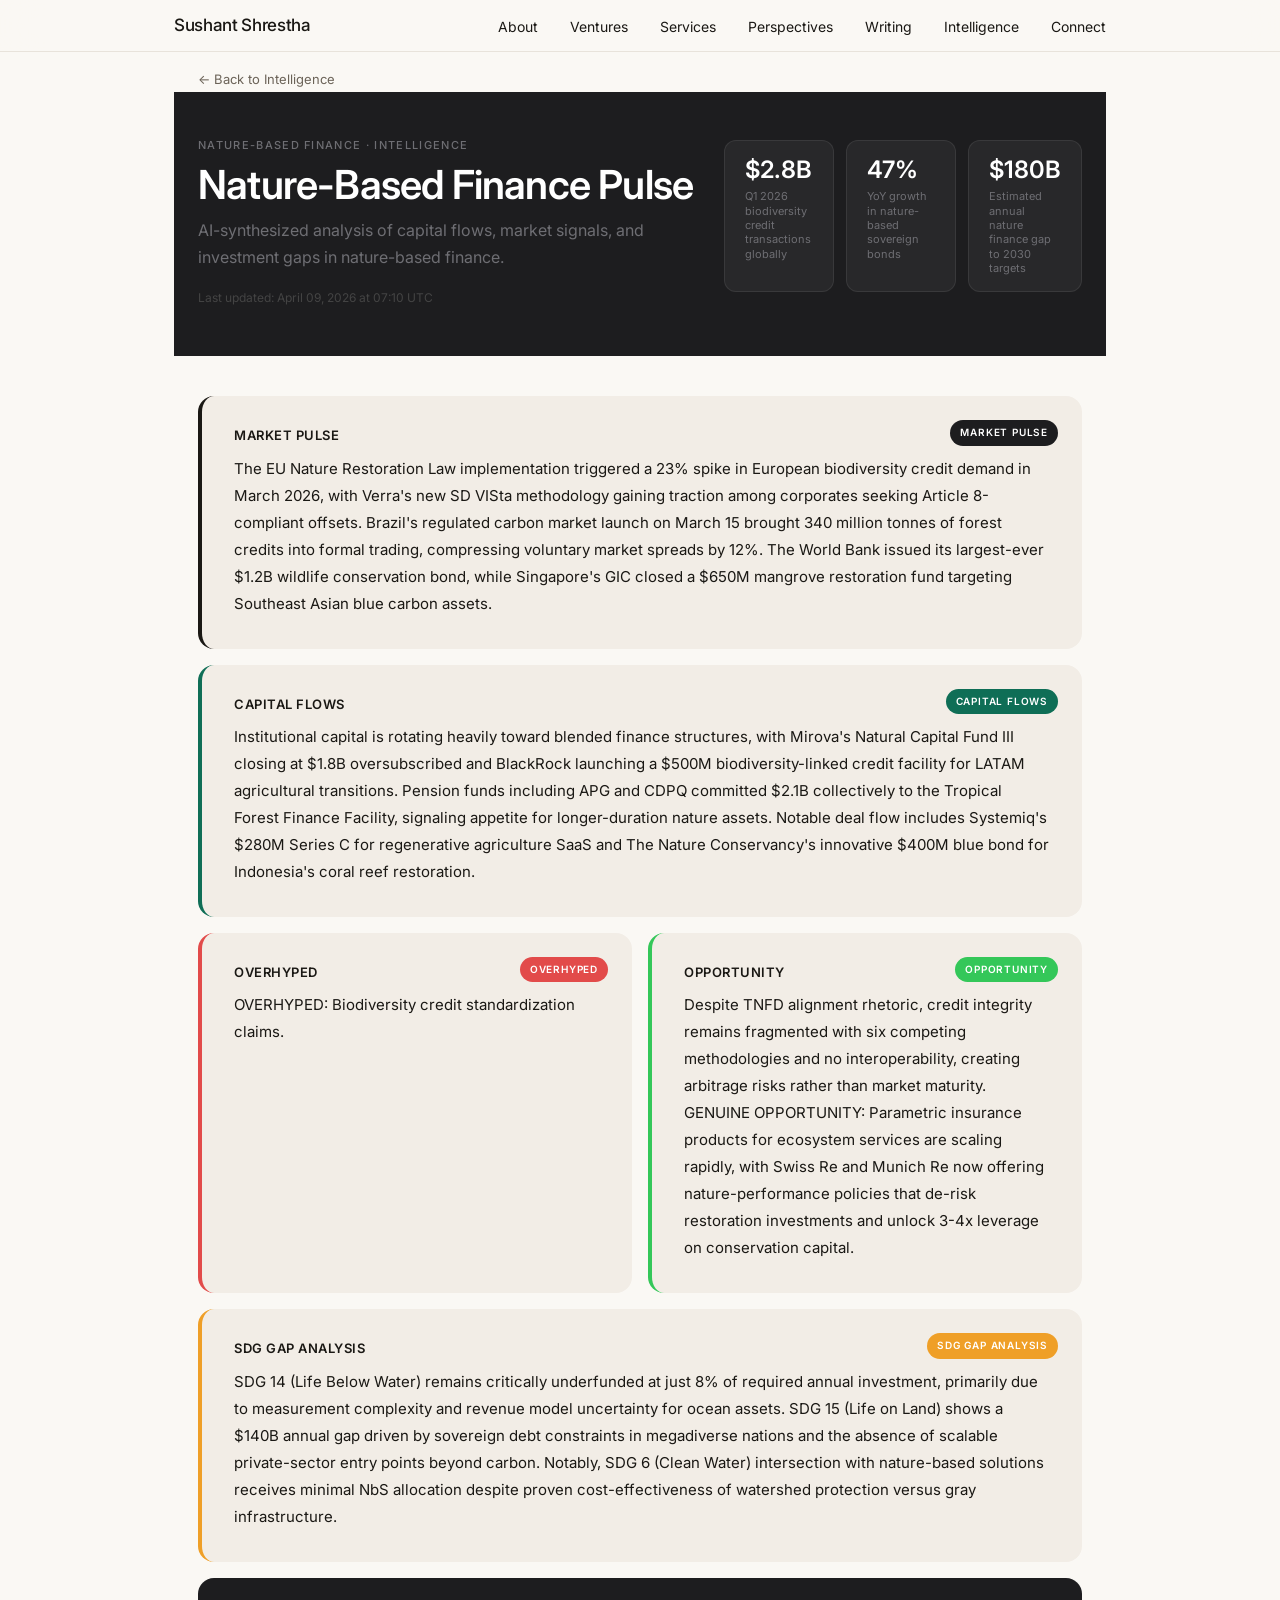
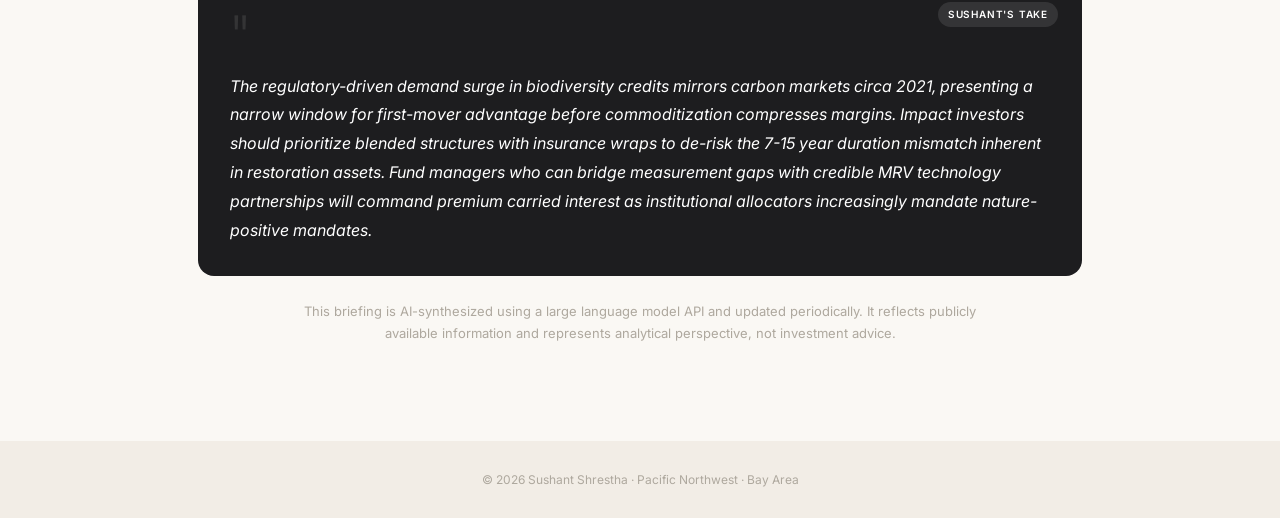
<file: pages/nature-finance.html>
<!DOCTYPE html>
<html lang="en">
<head>
  <meta charset="UTF-8">
  <meta name="viewport" content="width=device-width, initial-scale=1.0">
  <meta name="description" content="Intelligence — AI-synthesized briefing on nature-based finance, capital flows, and SDG investment gaps.">
  <title>Intelligence | Sushant Shrestha</title>
  <link rel="preconnect" href="https://fonts.googleapis.com">
  <link rel="preconnect" href="https://fonts.gstatic.com" crossorigin>
  <link href="https://fonts.googleapis.com/css2?family=Inter:wght@300;400;500;600&display=swap" rel="stylesheet">
  <link rel="stylesheet" href="../assets/css/main.css">
  <link rel="icon" type="image/x-icon" href="../favicon.ico">
  <link rel="icon" type="image/png" sizes="32x32" href="../favicon-32x32.png">
  <link rel="icon" type="image/png" sizes="16x16" href="../favicon-16x16.png">
  <link rel="apple-touch-icon" sizes="180x180" href="../apple-touch-icon.png">
</head>
<body>

  <!-- ── HEADER ── -->
  <header class="site-header">
    <nav class="site-nav" aria-label="Primary">
      <a href="../index.html" class="nav-logo" aria-label="Sushant Shrestha — home">
        <span class="nav-logo-name">Sushant Shrestha</span>
        <span class="nav-logo-tag">VENTURE CAPITAL · SYSTEMS ANALYST · AUTHOR</span>
      </a>
      <button class="nav-toggle" aria-expanded="false" aria-label="Open menu" aria-controls="nav-links">
        <span></span><span></span><span></span>
      </button>
      <ul class="nav-links" id="nav-links">
        <li><a href="about.html">About</a></li>
        <li><a href="ventures.html">Ventures</a></li>
        <li><a href="services.html">Services</a></li>
        <li><a href="teaching.html">Perspectives</a></li>
        <li><a href="writing.html">Writing</a></li>
        <li><a href="intelligence.html">Intelligence</a></li>
        <li><a href="connect.html">Connect</a></li>
      </ul>
    </nav>
  </header>

  <main>

    <div style="max-width:980px;margin:0 auto;padding:12px 24px 0;">
      <a href="intelligence.html" style="font-family:'Inter',sans-serif;font-size:13px;color:#6b6358;text-decoration:none;">← Back to Intelligence</a>
    </div>

    <!-- ── HERO ── -->
    <section style="background:#1d1d1f;padding:48px 0;color:#ffffff;">
      <div style="max-width:980px;margin:0 auto;padding:0 24px;display:grid;grid-template-columns:1.4fr 1fr;gap:24px;align-items:start;">
        <div>
          <div style="font-family:'Inter',sans-serif;font-size:11px;font-weight:500;letter-spacing:0.12em;text-transform:uppercase;color:#6e6e73;line-height:1;">NATURE-BASED FINANCE · INTELLIGENCE</div>
          <h1 style="font-family:'Inter',sans-serif;font-size:40px;font-weight:600;color:#ffffff;letter-spacing:-0.02em;margin:12px 0 10px;line-height:1.1;">Nature-Based Finance Pulse</h1>
          <p style="font-family:'Inter',sans-serif;font-size:16px;font-weight:400;color:#6e6e73;line-height:1.7;max-width:480px;margin:0;">AI-synthesized analysis of capital flows, market signals, and investment gaps in nature-based finance.</p>
          <p style="font-family:'Inter',sans-serif;font-size:12px;color:#444;margin-top:16px;margin-bottom:0;">Last updated: April 09, 2026 at 07:10 UTC</p>
        </div>

        <div style="display:grid;grid-template-columns:repeat(3,1fr);gap:12px;align-content:start;">
          <div style="background:rgba(255,255,255,0.05);border:1px solid rgba(255,255,255,0.08);border-radius:12px;padding:16px 20px;">
            <div style="font-family:'Inter',sans-serif;font-size:24px;font-weight:600;color:#ffffff;line-height:1.1;margin:0 0 6px;">$2.8B</div>
            <div style="font-family:'Inter',sans-serif;font-size:11px;color:#6e6e73;line-height:1.3;">Q1 2026 biodiversity credit transactions globally</div>
          </div>
          <div style="background:rgba(255,255,255,0.05);border:1px solid rgba(255,255,255,0.08);border-radius:12px;padding:16px 20px;">
            <div style="font-family:'Inter',sans-serif;font-size:24px;font-weight:600;color:#ffffff;line-height:1.1;margin:0 0 6px;">47%</div>
            <div style="font-family:'Inter',sans-serif;font-size:11px;color:#6e6e73;line-height:1.3;">YoY growth in nature-based sovereign bonds</div>
          </div>
          <div style="background:rgba(255,255,255,0.05);border:1px solid rgba(255,255,255,0.08);border-radius:12px;padding:16px 20px;">
            <div style="font-family:'Inter',sans-serif;font-size:24px;font-weight:600;color:#ffffff;line-height:1.1;margin:0 0 6px;">$180B</div>
            <div style="font-family:'Inter',sans-serif;font-size:11px;color:#6e6e73;line-height:1.3;">Estimated annual nature finance gap to 2030 targets</div>
          </div>
        </div>
      </div>
    </section>

    <!-- ── CONTENT ── -->
    <section style="background:#faf8f4;">
      <div style="max-width:980px;margin:0 auto;padding:40px 24px;">

      <div style="background:#f2ede6;border-radius:16px;padding:32px;border-left:4px solid #1a1814;margin-bottom:16px;position:relative;">
        <span style="position:absolute;top:24px;right:24px;background:#1d1d1f;color:#ffffff;font-family:'Inter',sans-serif;font-size:10px;font-weight:600;letter-spacing:0.08em;text-transform:uppercase;padding:4px 10px;border-radius:980px;">MARKET PULSE</span>
        <h2 style="font-family:'Inter',sans-serif;font-size:13px;font-weight:600;text-transform:uppercase;letter-spacing:0.04em;color:#1a1814;margin:0 0 12px;">Market Pulse</h2>
        <div style="font-family:'Inter',sans-serif;font-size:15px;font-weight:400;line-height:1.8;color:#1a1814;"><p style="margin:0 0 0;">The EU Nature Restoration Law implementation triggered a 23% spike in European biodiversity credit demand in March 2026, with Verra&#x27;s new SD VISta methodology gaining traction among corporates seeking Article 8-compliant offsets. Brazil&#x27;s regulated carbon market launch on March 15 brought 340 million tonnes of forest credits into formal trading, compressing voluntary market spreads by 12%. The World Bank issued its largest-ever $1.2B wildlife conservation bond, while Singapore&#x27;s GIC closed a $650M mangrove restoration fund targeting Southeast Asian blue carbon assets.</p></div>
      </div>

      <div style="background:#f2ede6;border-radius:16px;padding:32px;border-left:4px solid #0f6e56;margin-bottom:16px;position:relative;">
        <span style="position:absolute;top:24px;right:24px;background:#0f6e56;color:#ffffff;font-family:'Inter',sans-serif;font-size:10px;font-weight:600;letter-spacing:0.08em;text-transform:uppercase;padding:4px 10px;border-radius:980px;">CAPITAL FLOWS</span>
        <h2 style="font-family:'Inter',sans-serif;font-size:13px;font-weight:600;text-transform:uppercase;letter-spacing:0.04em;color:#1a1814;margin:0 0 12px;">Capital Flows</h2>
        <div style="font-family:'Inter',sans-serif;font-size:15px;font-weight:400;line-height:1.8;color:#1a1814;"><p style="margin:0 0 0;">Institutional capital is rotating heavily toward blended finance structures, with Mirova&#x27;s Natural Capital Fund III closing at $1.8B oversubscribed and BlackRock launching a $500M biodiversity-linked credit facility for LATAM agricultural transitions. Pension funds including APG and CDPQ committed $2.1B collectively to the Tropical Forest Finance Facility, signaling appetite for longer-duration nature assets. Notable deal flow includes Systemiq&#x27;s $280M Series C for regenerative agriculture SaaS and The Nature Conservancy&#x27;s innovative $400M blue bond for Indonesia&#x27;s coral reef restoration.</p></div>
      </div>

        <div style="display:grid;grid-template-columns:1fr 1fr;gap:16px;margin-bottom:16px;">
          <div style="background:#f2ede6;border-radius:16px;padding:32px;border-left:4px solid #E24B4A;position:relative;">
            <span style="position:absolute;top:24px;right:24px;background:#E24B4A;color:#ffffff;font-family:'Inter',sans-serif;font-size:10px;font-weight:600;letter-spacing:0.08em;text-transform:uppercase;padding:4px 10px;border-radius:980px;">OVERHYPED</span>
            <h2 style="font-family:'Inter',sans-serif;font-size:13px;font-weight:600;text-transform:uppercase;letter-spacing:0.04em;color:#1a1814;margin:0 0 12px;">Overhyped</h2>
            <div style="font-family:'Inter',sans-serif;font-size:15px;font-weight:400;line-height:1.8;color:#1a1814;"><p style="margin:0 0 0;">OVERHYPED: Biodiversity credit standardization claims.</p></div>
          </div>
          <div style="background:#f2ede6;border-radius:16px;padding:32px;border-left:4px solid #34c759;position:relative;">
            <span style="position:absolute;top:24px;right:24px;background:#34c759;color:#ffffff;font-family:'Inter',sans-serif;font-size:10px;font-weight:600;letter-spacing:0.08em;text-transform:uppercase;padding:4px 10px;border-radius:980px;">OPPORTUNITY</span>
            <h2 style="font-family:'Inter',sans-serif;font-size:13px;font-weight:600;text-transform:uppercase;letter-spacing:0.04em;color:#1a1814;margin:0 0 12px;">Opportunity</h2>
            <div style="font-family:'Inter',sans-serif;font-size:15px;font-weight:400;line-height:1.8;color:#1a1814;"><p style="margin:0 0 0;">Despite TNFD alignment rhetoric, credit integrity remains fragmented with six competing methodologies and no interoperability, creating arbitrage risks rather than market maturity. GENUINE OPPORTUNITY: Parametric insurance products for ecosystem services are scaling rapidly, with Swiss Re and Munich Re now offering nature-performance policies that de-risk restoration investments and unlock 3-4x leverage on conservation capital.</p></div>
          </div>
        </div>

      <div style="background:#f2ede6;border-radius:16px;padding:32px;border-left:4px solid #EF9F27;margin-bottom:16px;position:relative;">
        <span style="position:absolute;top:24px;right:24px;background:#EF9F27;color:#ffffff;font-family:'Inter',sans-serif;font-size:10px;font-weight:600;letter-spacing:0.08em;text-transform:uppercase;padding:4px 10px;border-radius:980px;">SDG GAP ANALYSIS</span>
        <h2 style="font-family:'Inter',sans-serif;font-size:13px;font-weight:600;text-transform:uppercase;letter-spacing:0.04em;color:#1a1814;margin:0 0 12px;">SDG GAP ANALYSIS</h2>
        <div style="font-family:'Inter',sans-serif;font-size:15px;font-weight:400;line-height:1.8;color:#1a1814;"><p style="margin:0 0 0;">SDG 14 (Life Below Water) remains critically underfunded at just 8% of required annual investment, primarily due to measurement complexity and revenue model uncertainty for ocean assets. SDG 15 (Life on Land) shows a $140B annual gap driven by sovereign debt constraints in megadiverse nations and the absence of scalable private-sector entry points beyond carbon. Notably, SDG 6 (Clean Water) intersection with nature-based solutions receives minimal NbS allocation despite proven cost-effectiveness of watershed protection versus gray infrastructure.</p></div>
      </div>

        <div style="background:#1d1d1f;color:#ffffff;border-radius:16px;padding:32px;margin-bottom:16px;position:relative;">
          <span style="position:absolute;top:24px;right:24px;background:rgba(255,255,255,0.1);color:#ffffff;font-family:'Inter',sans-serif;font-size:10px;font-weight:600;letter-spacing:0.08em;text-transform:uppercase;padding:4px 10px;border-radius:980px;">SUSHANT&#x27;S TAKE</span>
          <div style="font-family:'Inter',sans-serif;font-size:60px;font-weight:300;color:rgba(255,255,255,0.1);line-height:0.9;margin-bottom:8px;user-select:none;">"</div>
          <div style="font-family:'Inter',sans-serif;font-size:16px;font-weight:400;font-style:italic;line-height:1.8;color:#ffffff;"><p style="margin:0 0 0;">The regulatory-driven demand surge in biodiversity credits mirrors carbon markets circa 2021, presenting a narrow window for first-mover advantage before commoditization compresses margins. Impact investors should prioritize blended structures with insurance wraps to de-risk the 7-15 year duration mismatch inherent in restoration assets. Fund managers who can bridge measurement gaps with credible MRV technology partnerships will command premium carried interest as institutional allocators increasingly mandate nature-positive mandates.</p></div>
        </div>

        <p style="text-align:center;font-family:'Inter',sans-serif;font-size:13px;color:#aea89e;line-height:1.7;margin:24px auto 0;max-width:720px;">This briefing is AI-synthesized using a large language model API and updated periodically. It reflects publicly available information and represents analytical perspective, not investment advice.</p>

      </div>
    </section>

  </main>

  <!-- ── FOOTER ── -->
  <footer class="site-footer">
    <div class="footer-inner">
      © 2026 Sushant Shrestha · Pacific Northwest · Bay Area
    </div>
  </footer>

  <script src="../assets/js/main.js"></script>
</body>
</html>
</file>
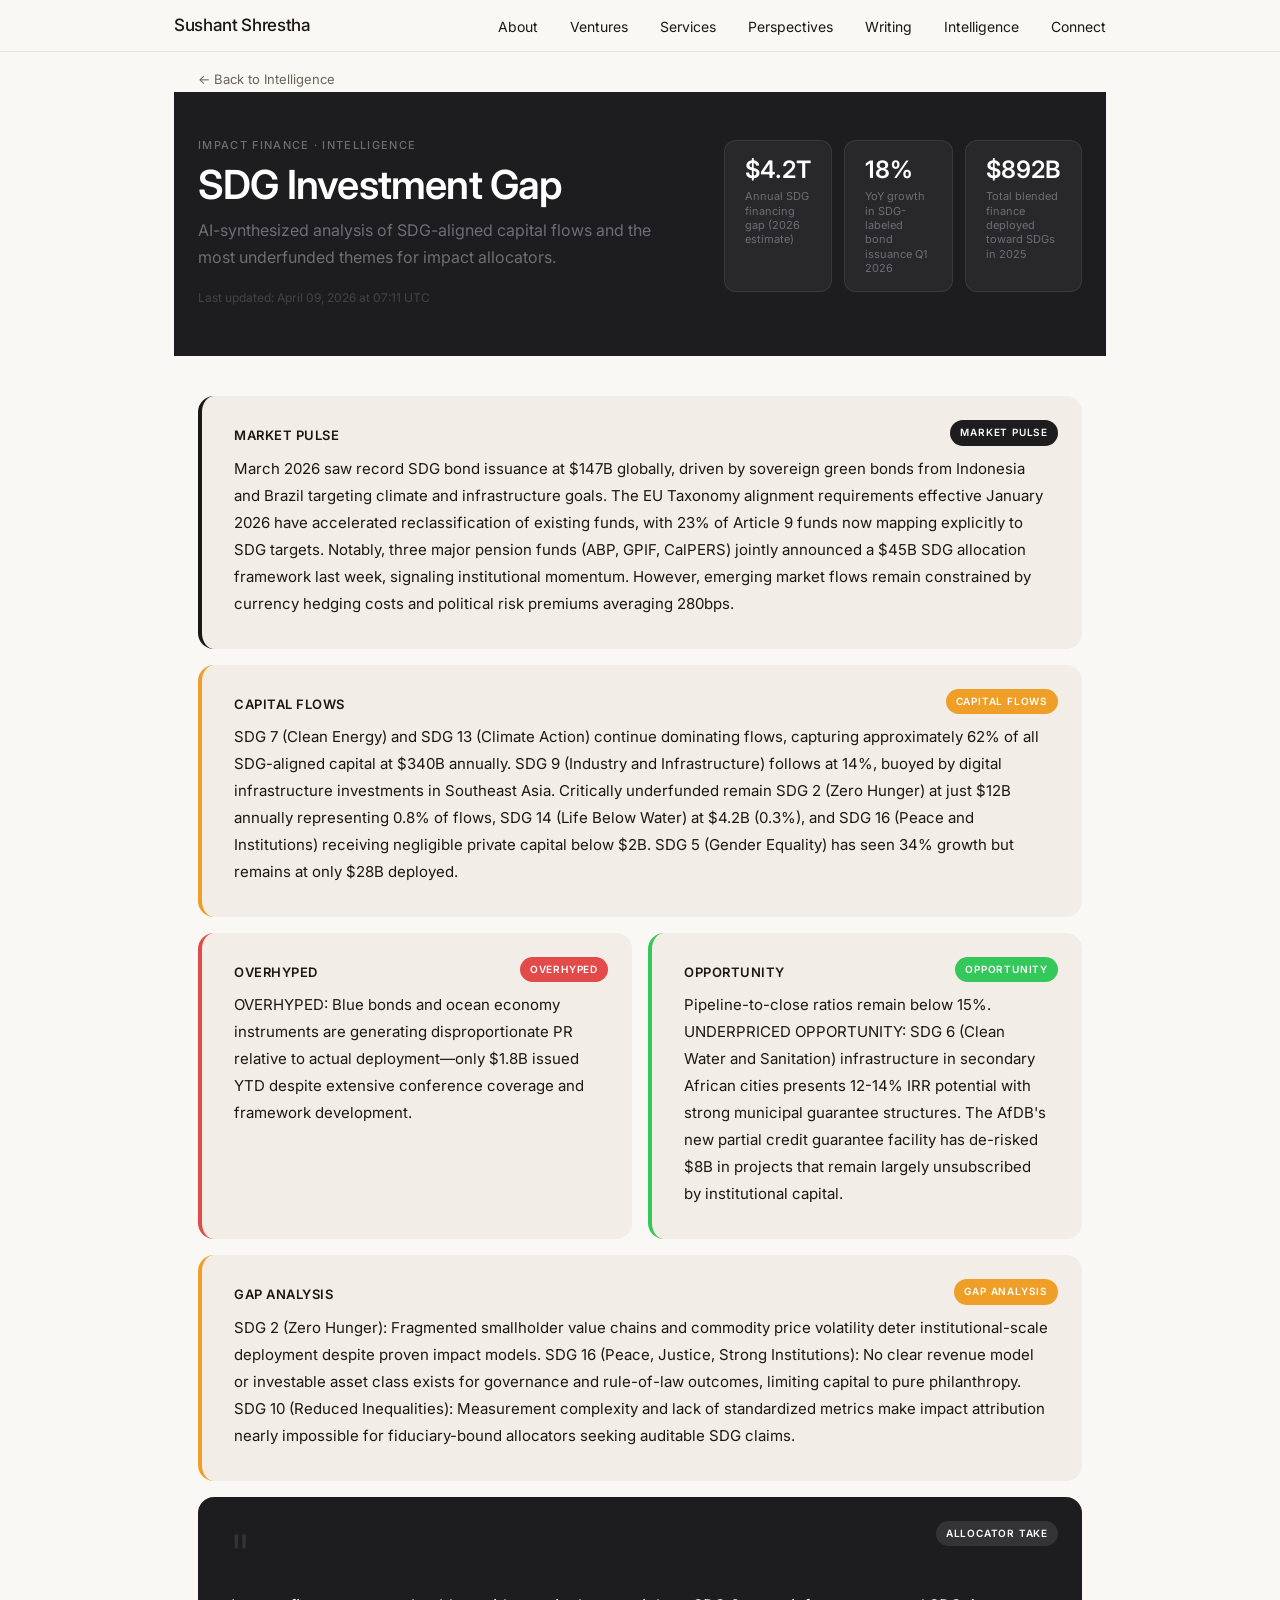
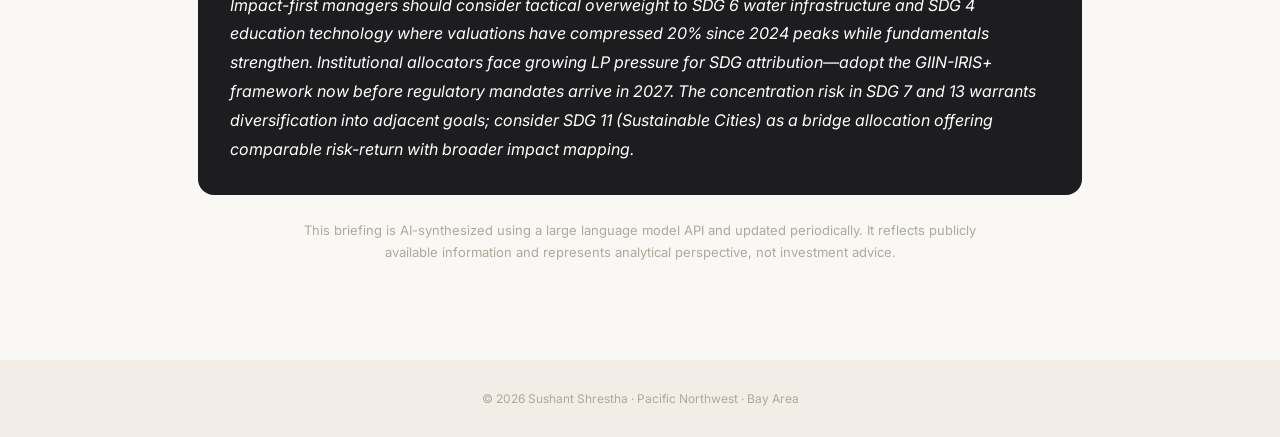
<file: pages/sdg-gap.html>
<!DOCTYPE html>
<html lang="en">
<head>
  <meta charset="UTF-8">
  <meta name="viewport" content="width=device-width, initial-scale=1.0">
  <meta name="description" content="Intelligence — AI-synthesized briefing on nature-based finance, capital flows, and SDG investment gaps.">
  <title>Intelligence | Sushant Shrestha</title>
  <link rel="preconnect" href="https://fonts.googleapis.com">
  <link rel="preconnect" href="https://fonts.gstatic.com" crossorigin>
  <link href="https://fonts.googleapis.com/css2?family=Inter:wght@300;400;500;600&display=swap" rel="stylesheet">
  <link rel="stylesheet" href="../assets/css/main.css">
  <link rel="icon" type="image/x-icon" href="../favicon.ico">
  <link rel="icon" type="image/png" sizes="32x32" href="../favicon-32x32.png">
  <link rel="icon" type="image/png" sizes="16x16" href="../favicon-16x16.png">
  <link rel="apple-touch-icon" sizes="180x180" href="../apple-touch-icon.png">
</head>
<body>

  <!-- ── HEADER ── -->
  <header class="site-header">
    <nav class="site-nav" aria-label="Primary">
      <a href="../index.html" class="nav-logo" aria-label="Sushant Shrestha — home">
        <span class="nav-logo-name">Sushant Shrestha</span>
        <span class="nav-logo-tag">VENTURE CAPITAL · SYSTEMS ANALYST · AUTHOR</span>
      </a>
      <button class="nav-toggle" aria-expanded="false" aria-label="Open menu" aria-controls="nav-links">
        <span></span><span></span><span></span>
      </button>
      <ul class="nav-links" id="nav-links">
        <li><a href="about.html">About</a></li>
        <li><a href="ventures.html">Ventures</a></li>
        <li><a href="services.html">Services</a></li>
        <li><a href="teaching.html">Perspectives</a></li>
        <li><a href="writing.html">Writing</a></li>
        <li><a href="intelligence.html">Intelligence</a></li>
        <li><a href="connect.html">Connect</a></li>
      </ul>
    </nav>
  </header>

  <main>

    <div style="max-width:980px;margin:0 auto;padding:12px 24px 0;">
      <a href="intelligence.html" style="font-family:'Inter',sans-serif;font-size:13px;color:#6b6358;text-decoration:none;">← Back to Intelligence</a>
    </div>

    <!-- ── HERO ── -->
    <section style="background:#1d1d1f;padding:48px 0;color:#ffffff;">
      <div style="max-width:980px;margin:0 auto;padding:0 24px;display:grid;grid-template-columns:1.4fr 1fr;gap:24px;align-items:start;">
        <div>
          <div style="font-family:'Inter',sans-serif;font-size:11px;font-weight:500;letter-spacing:0.12em;text-transform:uppercase;color:#6e6e73;line-height:1;">IMPACT FINANCE · INTELLIGENCE</div>
          <h1 style="font-family:'Inter',sans-serif;font-size:40px;font-weight:600;color:#ffffff;letter-spacing:-0.02em;margin:12px 0 10px;line-height:1.1;">SDG Investment Gap</h1>
          <p style="font-family:'Inter',sans-serif;font-size:16px;font-weight:400;color:#6e6e73;line-height:1.7;max-width:480px;margin:0;">AI-synthesized analysis of SDG-aligned capital flows and the most underfunded themes for impact allocators.</p>
          <p style="font-family:'Inter',sans-serif;font-size:12px;color:#444;margin-top:16px;margin-bottom:0;">Last updated: April 09, 2026 at 07:11 UTC</p>
        </div>

        <div style="display:grid;grid-template-columns:repeat(3,1fr);gap:12px;align-content:start;">
          <div style="background:rgba(255,255,255,0.05);border:1px solid rgba(255,255,255,0.08);border-radius:12px;padding:16px 20px;">
            <div style="font-family:'Inter',sans-serif;font-size:24px;font-weight:600;color:#ffffff;line-height:1.1;margin:0 0 6px;">$4.2T</div>
            <div style="font-family:'Inter',sans-serif;font-size:11px;color:#6e6e73;line-height:1.3;">Annual SDG financing gap (2026 estimate)</div>
          </div>
          <div style="background:rgba(255,255,255,0.05);border:1px solid rgba(255,255,255,0.08);border-radius:12px;padding:16px 20px;">
            <div style="font-family:'Inter',sans-serif;font-size:24px;font-weight:600;color:#ffffff;line-height:1.1;margin:0 0 6px;">18%</div>
            <div style="font-family:'Inter',sans-serif;font-size:11px;color:#6e6e73;line-height:1.3;">YoY growth in SDG-labeled bond issuance Q1 2026</div>
          </div>
          <div style="background:rgba(255,255,255,0.05);border:1px solid rgba(255,255,255,0.08);border-radius:12px;padding:16px 20px;">
            <div style="font-family:'Inter',sans-serif;font-size:24px;font-weight:600;color:#ffffff;line-height:1.1;margin:0 0 6px;">$892B</div>
            <div style="font-family:'Inter',sans-serif;font-size:11px;color:#6e6e73;line-height:1.3;">Total blended finance deployed toward SDGs in 2025</div>
          </div>
        </div>
      </div>
    </section>

    <!-- ── CONTENT ── -->
    <section style="background:#faf8f4;">
      <div style="max-width:980px;margin:0 auto;padding:40px 24px;">

      <div style="background:#f2ede6;border-radius:16px;padding:32px;border-left:4px solid #1a1814;margin-bottom:16px;position:relative;">
        <span style="position:absolute;top:24px;right:24px;background:#1d1d1f;color:#ffffff;font-family:'Inter',sans-serif;font-size:10px;font-weight:600;letter-spacing:0.08em;text-transform:uppercase;padding:4px 10px;border-radius:980px;">MARKET PULSE</span>
        <h2 style="font-family:'Inter',sans-serif;font-size:13px;font-weight:600;text-transform:uppercase;letter-spacing:0.04em;color:#1a1814;margin:0 0 12px;">Market Pulse</h2>
        <div style="font-family:'Inter',sans-serif;font-size:15px;font-weight:400;line-height:1.8;color:#1a1814;"><p style="margin:0 0 0;">March 2026 saw record SDG bond issuance at $147B globally, driven by sovereign green bonds from Indonesia and Brazil targeting climate and infrastructure goals. The EU Taxonomy alignment requirements effective January 2026 have accelerated reclassification of existing funds, with 23% of Article 9 funds now mapping explicitly to SDG targets. Notably, three major pension funds (ABP, GPIF, CalPERS) jointly announced a $45B SDG allocation framework last week, signaling institutional momentum. However, emerging market flows remain constrained by currency hedging costs and political risk premiums averaging 280bps.</p></div>
      </div>

      <div style="background:#f2ede6;border-radius:16px;padding:32px;border-left:4px solid #EF9F27;margin-bottom:16px;position:relative;">
        <span style="position:absolute;top:24px;right:24px;background:#EF9F27;color:#ffffff;font-family:'Inter',sans-serif;font-size:10px;font-weight:600;letter-spacing:0.08em;text-transform:uppercase;padding:4px 10px;border-radius:980px;">CAPITAL FLOWS</span>
        <h2 style="font-family:'Inter',sans-serif;font-size:13px;font-weight:600;text-transform:uppercase;letter-spacing:0.04em;color:#1a1814;margin:0 0 12px;">Capital Flows</h2>
        <div style="font-family:'Inter',sans-serif;font-size:15px;font-weight:400;line-height:1.8;color:#1a1814;"><p style="margin:0 0 0;">SDG 7 (Clean Energy) and SDG 13 (Climate Action) continue dominating flows, capturing approximately 62% of all SDG-aligned capital at $340B annually. SDG 9 (Industry and Infrastructure) follows at 14%, buoyed by digital infrastructure investments in Southeast Asia. Critically underfunded remain SDG 2 (Zero Hunger) at just $12B annually representing 0.8% of flows, SDG 14 (Life Below Water) at $4.2B (0.3%), and SDG 16 (Peace and Institutions) receiving negligible private capital below $2B. SDG 5 (Gender Equality) has seen 34% growth but remains at only $28B deployed.</p></div>
      </div>

        <div style="display:grid;grid-template-columns:1fr 1fr;gap:16px;margin-bottom:16px;">
          <div style="background:#f2ede6;border-radius:16px;padding:32px;border-left:4px solid #E24B4A;position:relative;">
            <span style="position:absolute;top:24px;right:24px;background:#E24B4A;color:#ffffff;font-family:'Inter',sans-serif;font-size:10px;font-weight:600;letter-spacing:0.08em;text-transform:uppercase;padding:4px 10px;border-radius:980px;">OVERHYPED</span>
            <h2 style="font-family:'Inter',sans-serif;font-size:13px;font-weight:600;text-transform:uppercase;letter-spacing:0.04em;color:#1a1814;margin:0 0 12px;">Overhyped</h2>
            <div style="font-family:'Inter',sans-serif;font-size:15px;font-weight:400;line-height:1.8;color:#1a1814;"><p style="margin:0 0 0;">OVERHYPED: Blue bonds and ocean economy instruments are generating disproportionate PR relative to actual deployment—only $1.8B issued YTD despite extensive conference coverage and framework development.</p></div>
          </div>
          <div style="background:#f2ede6;border-radius:16px;padding:32px;border-left:4px solid #34c759;position:relative;">
            <span style="position:absolute;top:24px;right:24px;background:#34c759;color:#ffffff;font-family:'Inter',sans-serif;font-size:10px;font-weight:600;letter-spacing:0.08em;text-transform:uppercase;padding:4px 10px;border-radius:980px;">OPPORTUNITY</span>
            <h2 style="font-family:'Inter',sans-serif;font-size:13px;font-weight:600;text-transform:uppercase;letter-spacing:0.04em;color:#1a1814;margin:0 0 12px;">Opportunity</h2>
            <div style="font-family:'Inter',sans-serif;font-size:15px;font-weight:400;line-height:1.8;color:#1a1814;"><p style="margin:0 0 0;">Pipeline-to-close ratios remain below 15%. UNDERPRICED OPPORTUNITY: SDG 6 (Clean Water and Sanitation) infrastructure in secondary African cities presents 12-14% IRR potential with strong municipal guarantee structures. The AfDB&#x27;s new partial credit guarantee facility has de-risked $8B in projects that remain largely unsubscribed by institutional capital.</p></div>
          </div>
        </div>

      <div style="background:#f2ede6;border-radius:16px;padding:32px;border-left:4px solid #EF9F27;margin-bottom:16px;position:relative;">
        <span style="position:absolute;top:24px;right:24px;background:#EF9F27;color:#ffffff;font-family:'Inter',sans-serif;font-size:10px;font-weight:600;letter-spacing:0.08em;text-transform:uppercase;padding:4px 10px;border-radius:980px;">GAP ANALYSIS</span>
        <h2 style="font-family:'Inter',sans-serif;font-size:13px;font-weight:600;text-transform:uppercase;letter-spacing:0.04em;color:#1a1814;margin:0 0 12px;">GAP ANALYSIS</h2>
        <div style="font-family:'Inter',sans-serif;font-size:15px;font-weight:400;line-height:1.8;color:#1a1814;"><p style="margin:0 0 0;">SDG 2 (Zero Hunger): Fragmented smallholder value chains and commodity price volatility deter institutional-scale deployment despite proven impact models. SDG 16 (Peace, Justice, Strong Institutions): No clear revenue model or investable asset class exists for governance and rule-of-law outcomes, limiting capital to pure philanthropy. SDG 10 (Reduced Inequalities): Measurement complexity and lack of standardized metrics make impact attribution nearly impossible for fiduciary-bound allocators seeking auditable SDG claims.</p></div>
      </div>

        <div style="background:#1d1d1f;color:#ffffff;border-radius:16px;padding:32px;margin-bottom:16px;position:relative;">
          <span style="position:absolute;top:24px;right:24px;background:rgba(255,255,255,0.1);color:#ffffff;font-family:'Inter',sans-serif;font-size:10px;font-weight:600;letter-spacing:0.08em;text-transform:uppercase;padding:4px 10px;border-radius:980px;">ALLOCATOR TAKE</span>
          <div style="font-family:'Inter',sans-serif;font-size:60px;font-weight:300;color:rgba(255,255,255,0.1);line-height:0.9;margin-bottom:8px;user-select:none;">"</div>
          <div style="font-family:'Inter',sans-serif;font-size:16px;font-weight:400;font-style:italic;line-height:1.8;color:#ffffff;"><p style="margin:0 0 0;">Impact-first managers should consider tactical overweight to SDG 6 water infrastructure and SDG 4 education technology where valuations have compressed 20% since 2024 peaks while fundamentals strengthen. Institutional allocators face growing LP pressure for SDG attribution—adopt the GIIN-IRIS+ framework now before regulatory mandates arrive in 2027. The concentration risk in SDG 7 and 13 warrants diversification into adjacent goals; consider SDG 11 (Sustainable Cities) as a bridge allocation offering comparable risk-return with broader impact mapping.</p></div>
        </div>

        <p style="text-align:center;font-family:'Inter',sans-serif;font-size:13px;color:#aea89e;line-height:1.7;margin:24px auto 0;max-width:720px;">This briefing is AI-synthesized using a large language model API and updated periodically. It reflects publicly available information and represents analytical perspective, not investment advice.</p>

      </div>
    </section>

  </main>

  <!-- ── FOOTER ── -->
  <footer class="site-footer">
    <div class="footer-inner">
      © 2026 Sushant Shrestha · Pacific Northwest · Bay Area
    </div>
  </footer>

  <script src="../assets/js/main.js"></script>
</body>
</html>
</file>
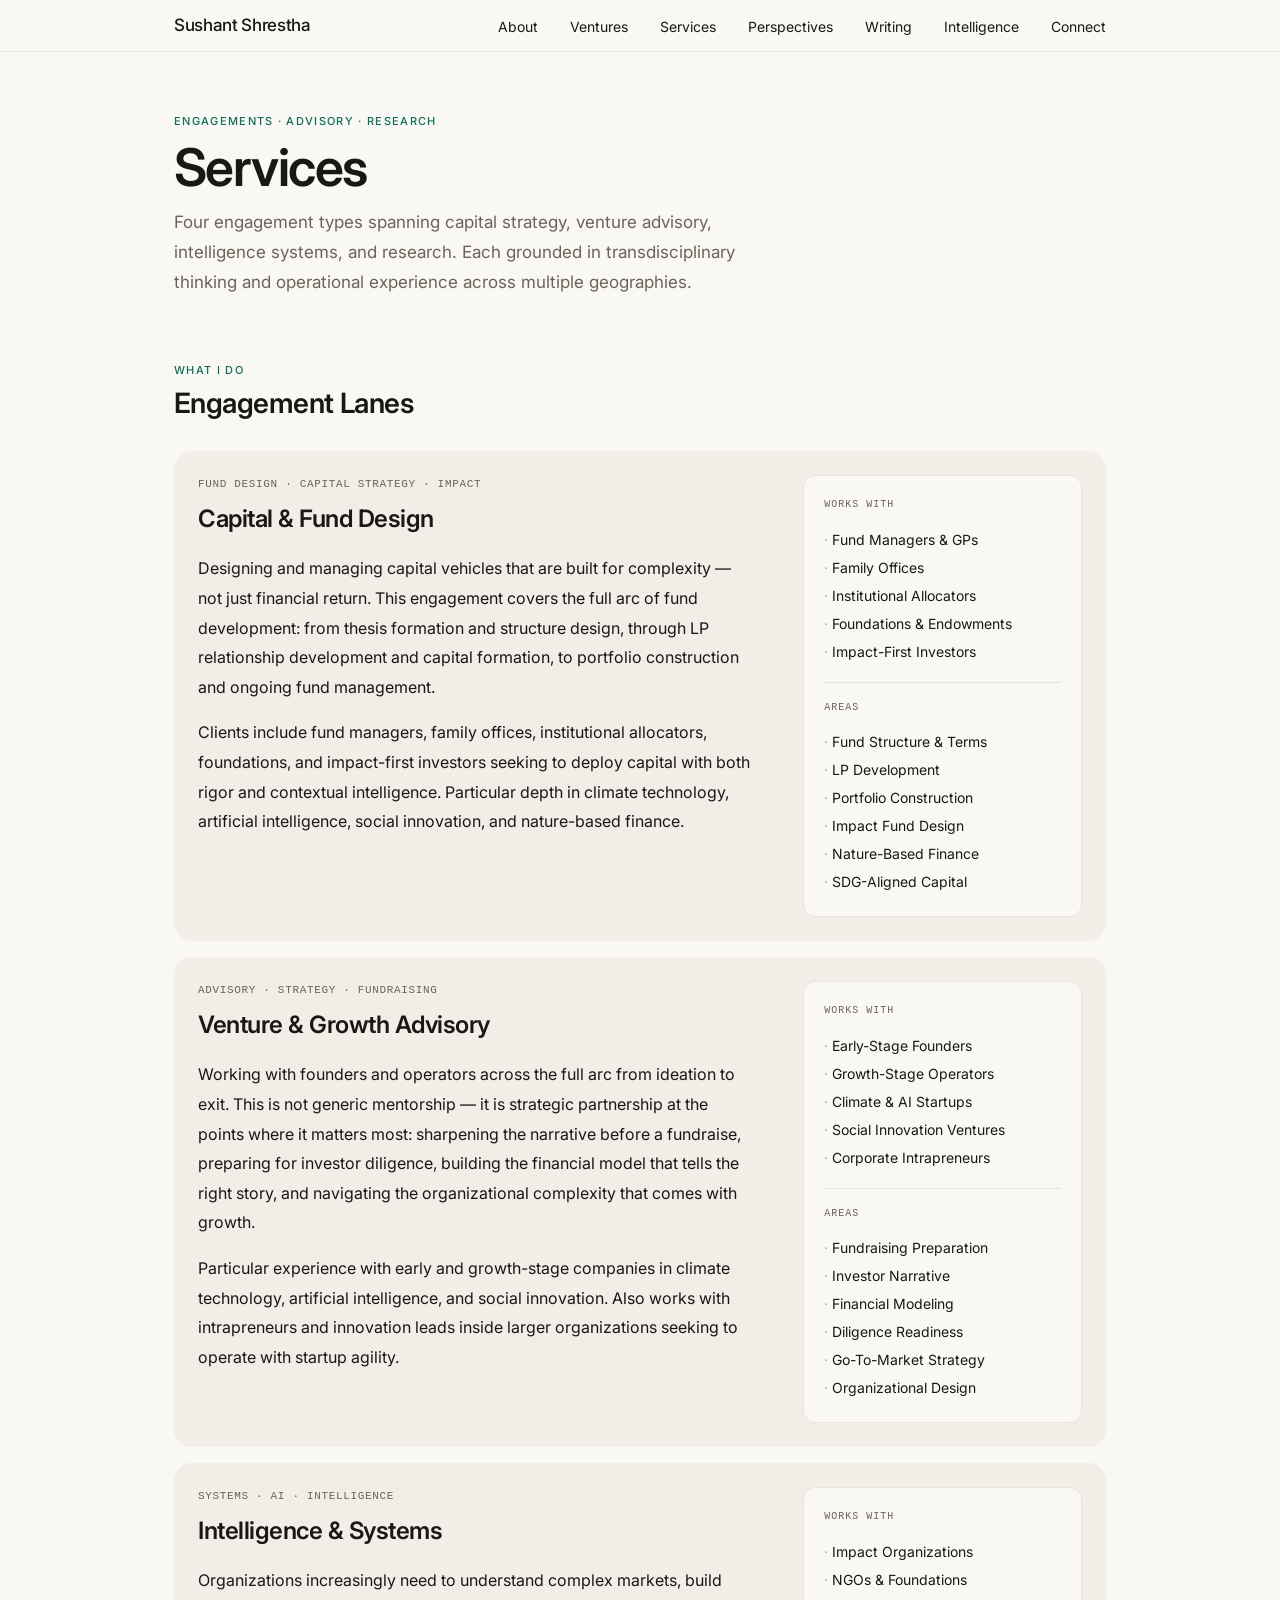
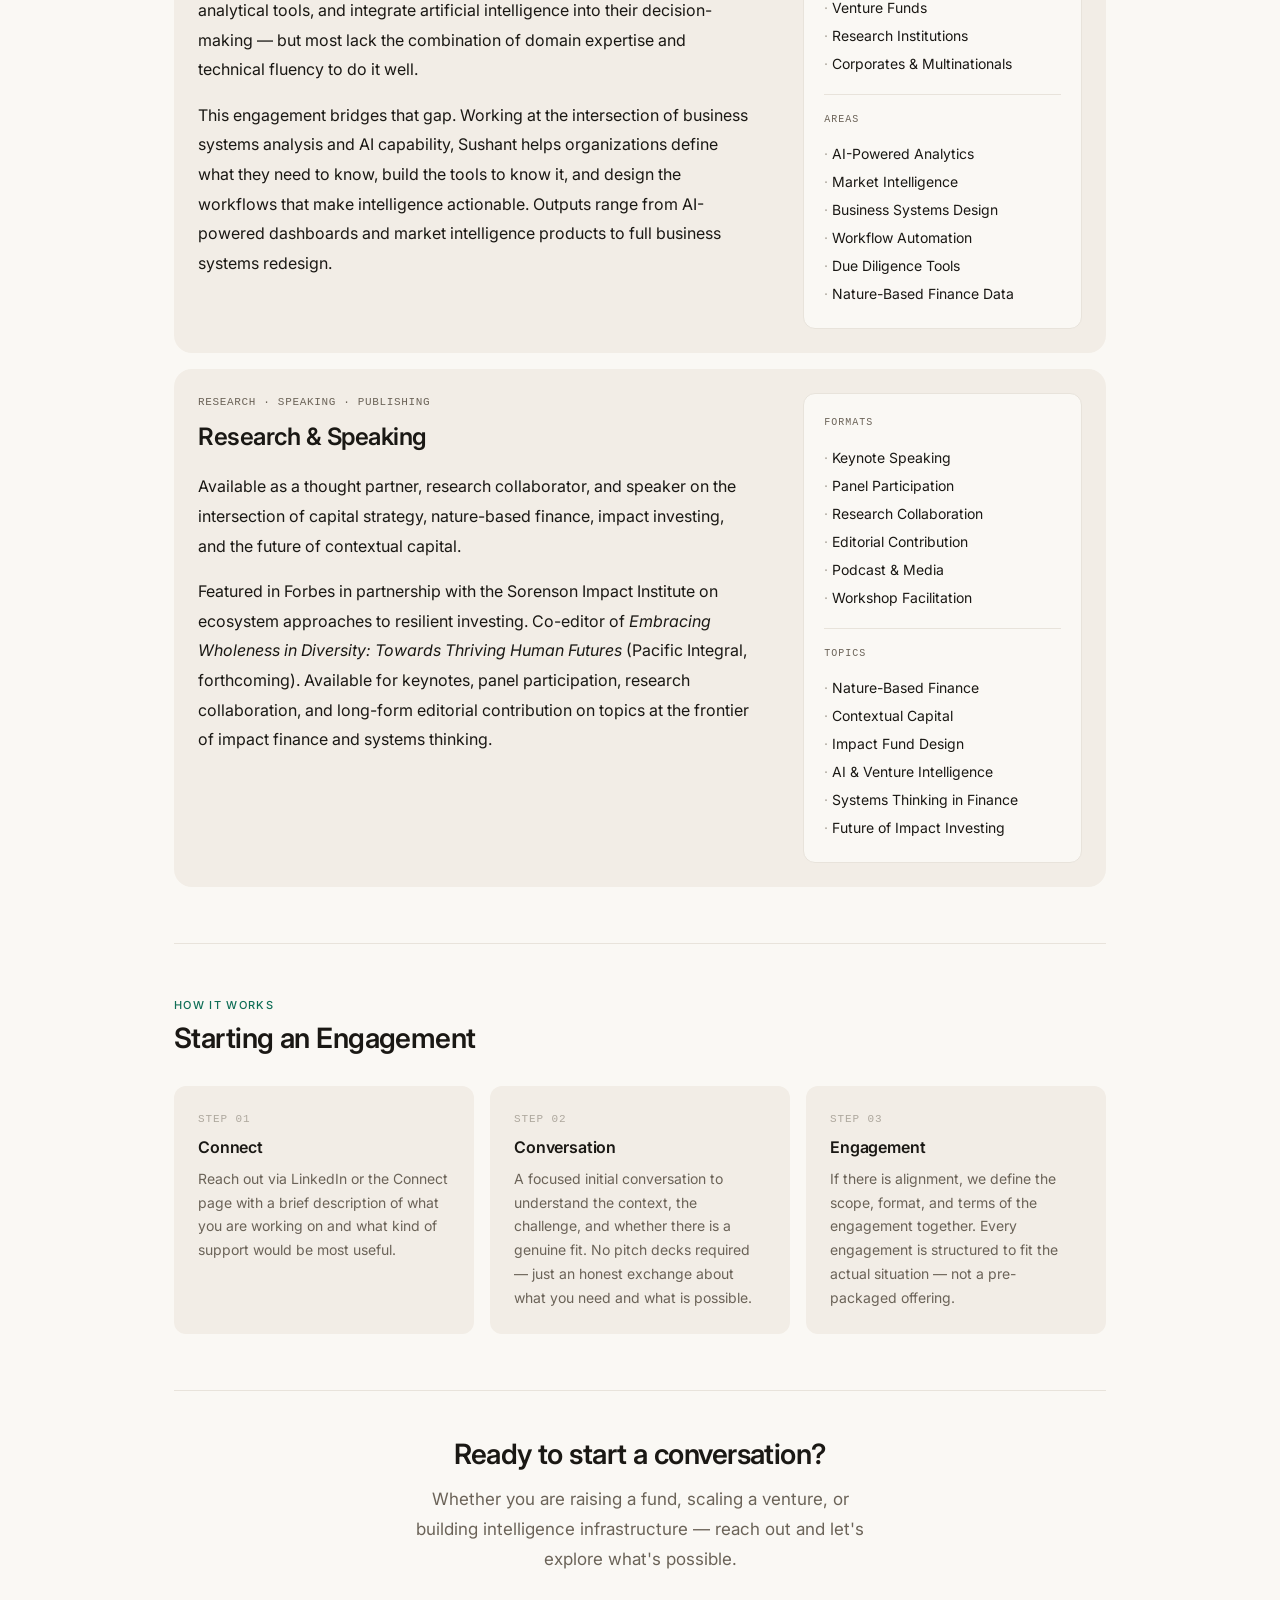
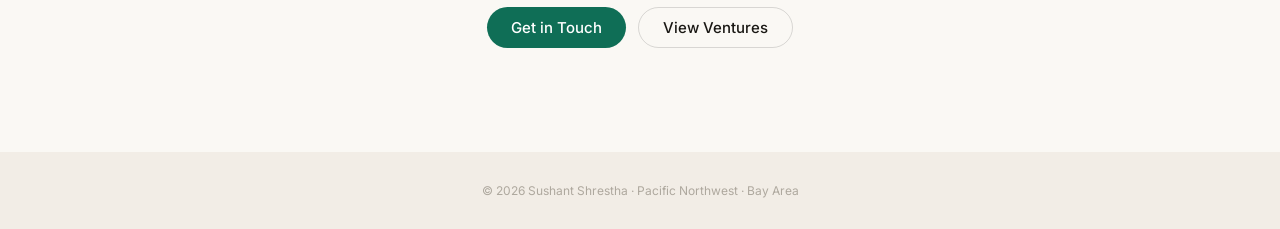
<file: pages/services.html>
<!DOCTYPE html>
<html lang="en">
<head>
  <meta charset="UTF-8">
  <meta name="viewport" content="width=device-width, initial-scale=1.0">
  <meta name="description" content="Services — capital strategy, venture advisory, intelligence systems, and research by Sushant Shrestha.">
  <title>Services | Sushant Shrestha</title>
  <link rel="preconnect" href="https://fonts.googleapis.com">
  <link rel="preconnect" href="https://fonts.gstatic.com" crossorigin>
  <link href="https://fonts.googleapis.com/css2?family=Inter:wght@300;400;500;600&display=swap" rel="stylesheet">
  <link rel="stylesheet" href="../assets/css/main.css">
  <link rel="icon" type="image/x-icon" href="../favicon.ico">
  <link rel="icon" type="image/png" sizes="32x32" href="../favicon-32x32.png">
  <link rel="icon" type="image/png" sizes="16x16" href="../favicon-16x16.png">
  <link rel="apple-touch-icon" sizes="180x180" href="../apple-touch-icon.png">
</head>
<body>

  <!-- ── HEADER ── -->
  <header class="site-header">
    <nav class="site-nav" aria-label="Primary">
      <a href="../index.html" class="nav-logo" aria-label="Sushant Shrestha — home">
        <span class="nav-logo-name">Sushant Shrestha</span>
        <span class="nav-logo-tag">VENTURE CAPITAL · SYSTEMS ANALYST · AUTHOR</span>
      </a>
      <button class="nav-toggle" aria-expanded="false" aria-label="Open menu" aria-controls="nav-links">
        <span></span><span></span><span></span>
      </button>
      <ul class="nav-links" id="nav-links">
        <li><a href="about.html">About</a></li>
        <li><a href="ventures.html">Ventures</a></li>
        <li><a href="services.html">Services</a></li>
        <li><a href="teaching.html">Perspectives</a></li>
        <li><a href="writing.html">Writing</a></li>
        <li><a href="intelligence.html">Intelligence</a></li>
        <li><a href="connect.html">Connect</a></li>
      </ul>
    </nav>
  </header>

  <main>

    <!-- ── PAGE HEADER ── -->
    <section class="page-hero">
      <div class="page-hero-inner">
        <p class="kicker">ENGAGEMENTS · ADVISORY · RESEARCH</p>
        <h1 class="page-hero-name">Services</h1>
        <p class="page-intro">Four engagement types spanning capital strategy, venture advisory, intelligence systems, and research. Each grounded in transdisciplinary thinking and operational experience across multiple geographies.</p>
      </div>
    </section>

    <!-- ── SECTION 1: ENGAGEMENT LANES ── -->
    <div class="section">
      <div class="section-label">
        <span class="kicker">WHAT I DO</span>
        <h2 class="section-title">Engagement Lanes</h2>
      </div>

      <div class="svc-stack">

        <!-- Card 1 -->
        <div class="svc-card" id="investors">
          <div class="svc-content">
            <p class="svc-kicker">FUND DESIGN · CAPITAL STRATEGY · IMPACT</p>
            <h3 class="svc-title">Capital &amp; Fund Design</h3>
            <div class="svc-body">
              <p>Designing and managing capital vehicles that are built for complexity — not just financial return. This engagement covers the full arc of fund development: from thesis formation and structure design, through LP relationship development and capital formation, to portfolio construction and ongoing fund management.</p>
              <p>Clients include fund managers, family offices, institutional allocators, foundations, and impact-first investors seeking to deploy capital with both rigor and contextual intelligence. Particular depth in climate technology, artificial intelligence, social innovation, and nature-based finance.</p>
            </div>
          </div>
          <aside class="svc-sidebar">
            <div class="svc-meta">
              <p class="svc-meta-label">WORKS WITH</p>
              <ul class="svc-meta-list">
                <li>Fund Managers &amp; GPs</li>
                <li>Family Offices</li>
                <li>Institutional Allocators</li>
                <li>Foundations &amp; Endowments</li>
                <li>Impact-First Investors</li>
              </ul>
              <hr class="svc-meta-divider">
              <p class="svc-meta-label">AREAS</p>
              <ul class="svc-meta-list">
                <li>Fund Structure &amp; Terms</li>
                <li>LP Development</li>
                <li>Portfolio Construction</li>
                <li>Impact Fund Design</li>
                <li>Nature-Based Finance</li>
                <li>SDG-Aligned Capital</li>
              </ul>
            </div>
          </aside>
        </div>

        <!-- Card 2 -->
        <div class="svc-card" id="founders">
          <div class="svc-content">
            <p class="svc-kicker">ADVISORY · STRATEGY · FUNDRAISING</p>
            <h3 class="svc-title">Venture &amp; Growth Advisory</h3>
            <div class="svc-body">
              <p>Working with founders and operators across the full arc from ideation to exit. This is not generic mentorship — it is strategic partnership at the points where it matters most: sharpening the narrative before a fundraise, preparing for investor diligence, building the financial model that tells the right story, and navigating the organizational complexity that comes with growth.</p>
              <p>Particular experience with early and growth-stage companies in climate technology, artificial intelligence, and social innovation. Also works with intrapreneurs and innovation leads inside larger organizations seeking to operate with startup agility.</p>
            </div>
          </div>
          <aside class="svc-sidebar">
            <div class="svc-meta">
              <p class="svc-meta-label">WORKS WITH</p>
              <ul class="svc-meta-list">
                <li>Early-Stage Founders</li>
                <li>Growth-Stage Operators</li>
                <li>Climate &amp; AI Startups</li>
                <li>Social Innovation Ventures</li>
                <li>Corporate Intrapreneurs</li>
              </ul>
              <hr class="svc-meta-divider">
              <p class="svc-meta-label">AREAS</p>
              <ul class="svc-meta-list">
                <li>Fundraising Preparation</li>
                <li>Investor Narrative</li>
                <li>Financial Modeling</li>
                <li>Diligence Readiness</li>
                <li>Go-To-Market Strategy</li>
                <li>Organizational Design</li>
              </ul>
            </div>
          </aside>
        </div>

        <!-- Card 3 -->
        <div class="svc-card">
          <div class="svc-content">
            <p class="svc-kicker">SYSTEMS · AI · INTELLIGENCE</p>
            <h3 class="svc-title">Intelligence &amp; Systems</h3>
            <div class="svc-body">
              <p>Organizations increasingly need to understand complex markets, build analytical tools, and integrate artificial intelligence into their decision-making — but most lack the combination of domain expertise and technical fluency to do it well.</p>
              <p>This engagement bridges that gap. Working at the intersection of business systems analysis and AI capability, Sushant helps organizations define what they need to know, build the tools to know it, and design the workflows that make intelligence actionable. Outputs range from AI-powered dashboards and market intelligence products to full business systems redesign.</p>
            </div>
          </div>
          <aside class="svc-sidebar">
            <div class="svc-meta">
              <p class="svc-meta-label">WORKS WITH</p>
              <ul class="svc-meta-list">
                <li>Impact Organizations</li>
                <li>NGOs &amp; Foundations</li>
                <li>Venture Funds</li>
                <li>Research Institutions</li>
                <li>Corporates &amp; Multinationals</li>
              </ul>
              <hr class="svc-meta-divider">
              <p class="svc-meta-label">AREAS</p>
              <ul class="svc-meta-list">
                <li>AI-Powered Analytics</li>
                <li>Market Intelligence</li>
                <li>Business Systems Design</li>
                <li>Workflow Automation</li>
                <li>Due Diligence Tools</li>
                <li>Nature-Based Finance Data</li>
              </ul>
            </div>
          </aside>
        </div>

        <!-- Card 4 -->
        <div class="svc-card">
          <div class="svc-content">
            <p class="svc-kicker">RESEARCH · SPEAKING · PUBLISHING</p>
            <h3 class="svc-title">Research &amp; Speaking</h3>
            <div class="svc-body">
              <p>Available as a thought partner, research collaborator, and speaker on the intersection of capital strategy, nature-based finance, impact investing, and the future of contextual capital.</p>
              <p>Featured in Forbes in partnership with the Sorenson Impact Institute on ecosystem approaches to resilient investing. Co-editor of <em>Embracing Wholeness in Diversity: Towards Thriving Human Futures</em> (Pacific Integral, forthcoming). Available for keynotes, panel participation, research collaboration, and long-form editorial contribution on topics at the frontier of impact finance and systems thinking.</p>
            </div>
          </div>
          <aside class="svc-sidebar">
            <div class="svc-meta">
              <p class="svc-meta-label">FORMATS</p>
              <ul class="svc-meta-list">
                <li>Keynote Speaking</li>
                <li>Panel Participation</li>
                <li>Research Collaboration</li>
                <li>Editorial Contribution</li>
                <li>Podcast &amp; Media</li>
                <li>Workshop Facilitation</li>
              </ul>
              <hr class="svc-meta-divider">
              <p class="svc-meta-label">TOPICS</p>
              <ul class="svc-meta-list">
                <li>Nature-Based Finance</li>
                <li>Contextual Capital</li>
                <li>Impact Fund Design</li>
                <li>AI &amp; Venture Intelligence</li>
                <li>Systems Thinking in Finance</li>
                <li>Future of Impact Investing</li>
              </ul>
            </div>
          </aside>
        </div>

      </div>
    </div>

    <hr class="divider">

    <!-- ── SECTION 2: ENGAGEMENT PROCESS ── -->
    <div class="section">
      <div class="section-label">
        <span class="kicker">HOW IT WORKS</span>
        <h2 class="section-title">Starting an Engagement</h2>
      </div>

      <div class="svc-steps">

        <div class="svc-step">
          <p class="svc-step-num">STEP 01</p>
          <h3 class="svc-step-title">Connect</h3>
          <p class="svc-step-body">Reach out via LinkedIn or the Connect page with a brief description of what you are working on and what kind of support would be most useful.</p>
        </div>

        <div class="svc-step">
          <p class="svc-step-num">STEP 02</p>
          <h3 class="svc-step-title">Conversation</h3>
          <p class="svc-step-body">A focused initial conversation to understand the context, the challenge, and whether there is a genuine fit. No pitch decks required — just an honest exchange about what you need and what is possible.</p>
        </div>

        <div class="svc-step">
          <p class="svc-step-num">STEP 03</p>
          <h3 class="svc-step-title">Engagement</h3>
          <p class="svc-step-body">If there is alignment, we define the scope, format, and terms of the engagement together. Every engagement is structured to fit the actual situation — not a pre-packaged offering.</p>
        </div>

      </div>
    </div>

    <hr class="divider">

    <!-- ── SECTION 3: CLOSING CTA ── -->
    <div class="section svc-cta-section">
      <h2 class="svc-cta-title">Ready to start a conversation?</h2>
      <p class="svc-cta-sub">Whether you are raising a fund, scaling a venture, or building intelligence infrastructure — reach out and let's explore what's possible.</p>
      <div class="hero-ctas">
        <a href="connect.html" class="btn btn-primary">Get in Touch</a>
        <a href="ventures.html" class="btn btn-secondary">View Ventures</a>
      </div>
    </div>

  </main>

  <!-- ── FOOTER ── -->
  <footer class="site-footer">
    <div class="footer-inner">
      © 2026 Sushant Shrestha · Pacific Northwest · Bay Area
    </div>
  </footer>

  <script src="../assets/js/main.js"></script>
</body>
</html>
</file>
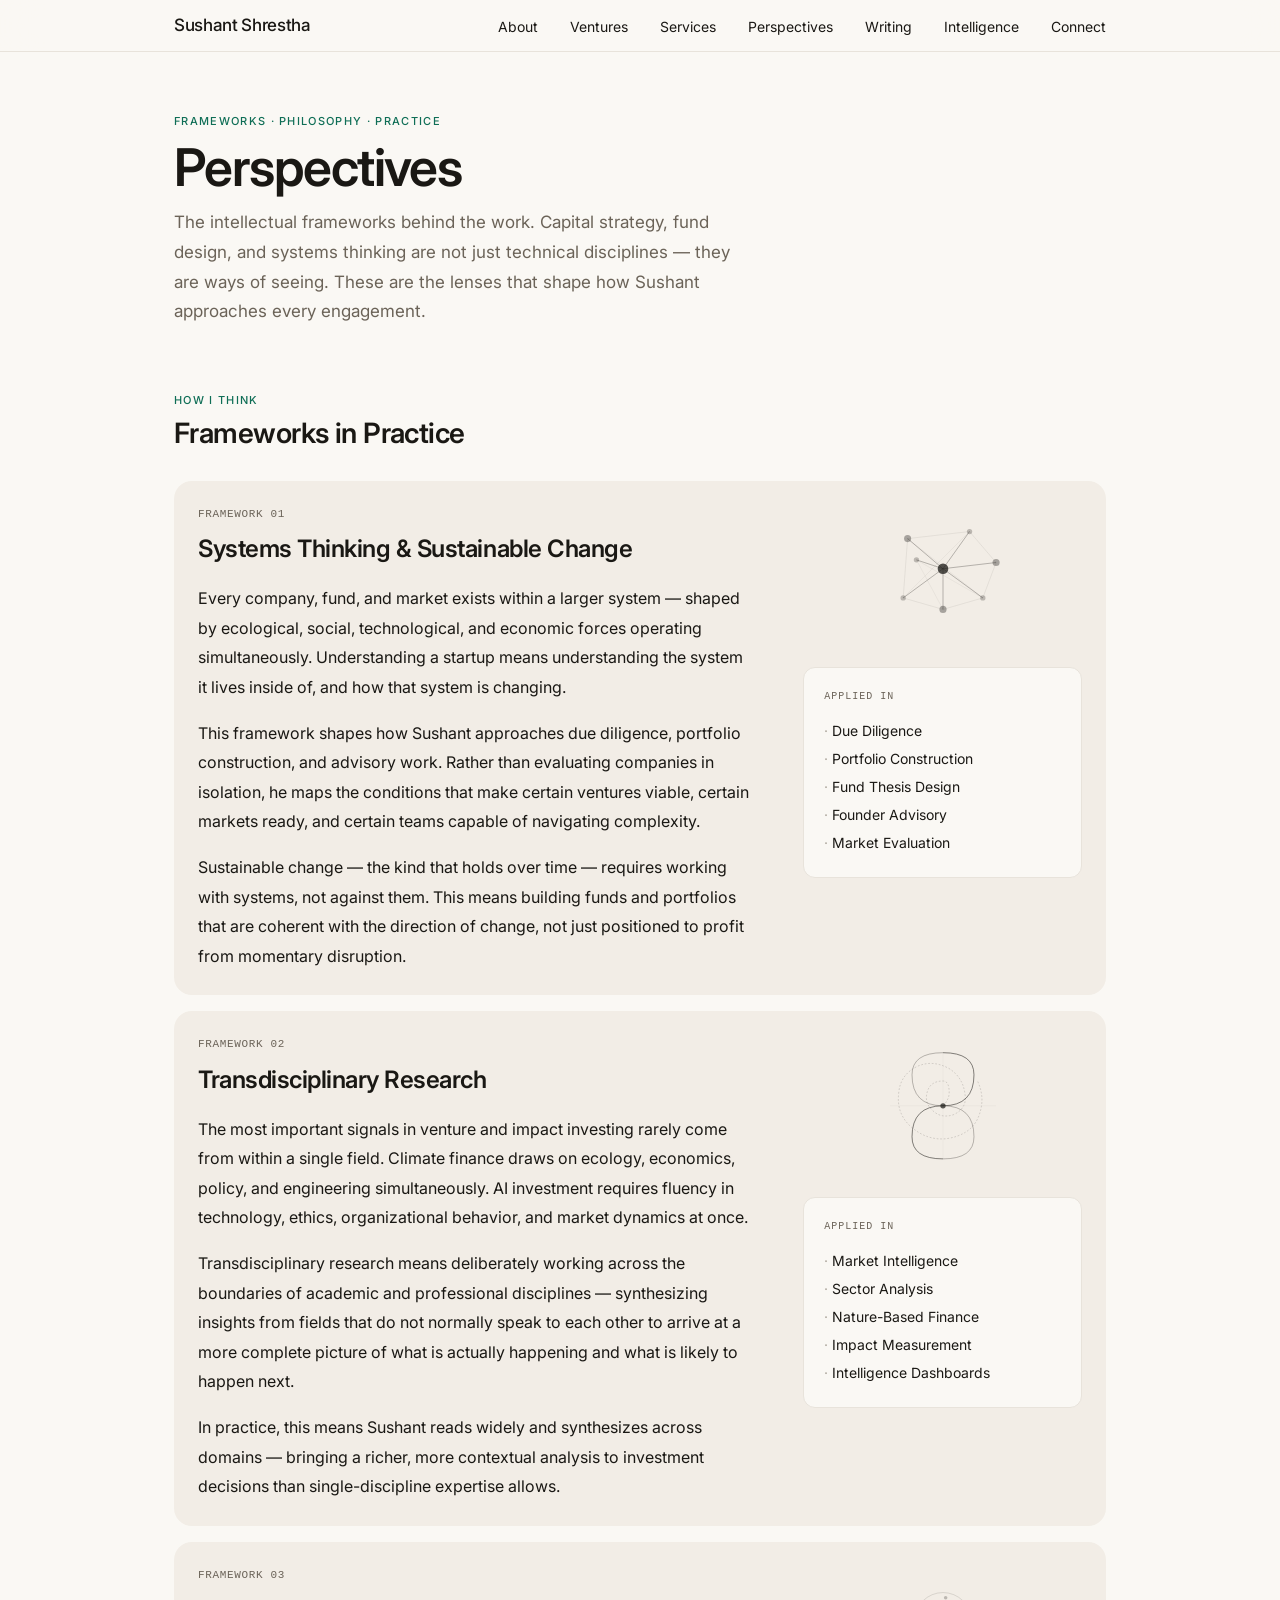
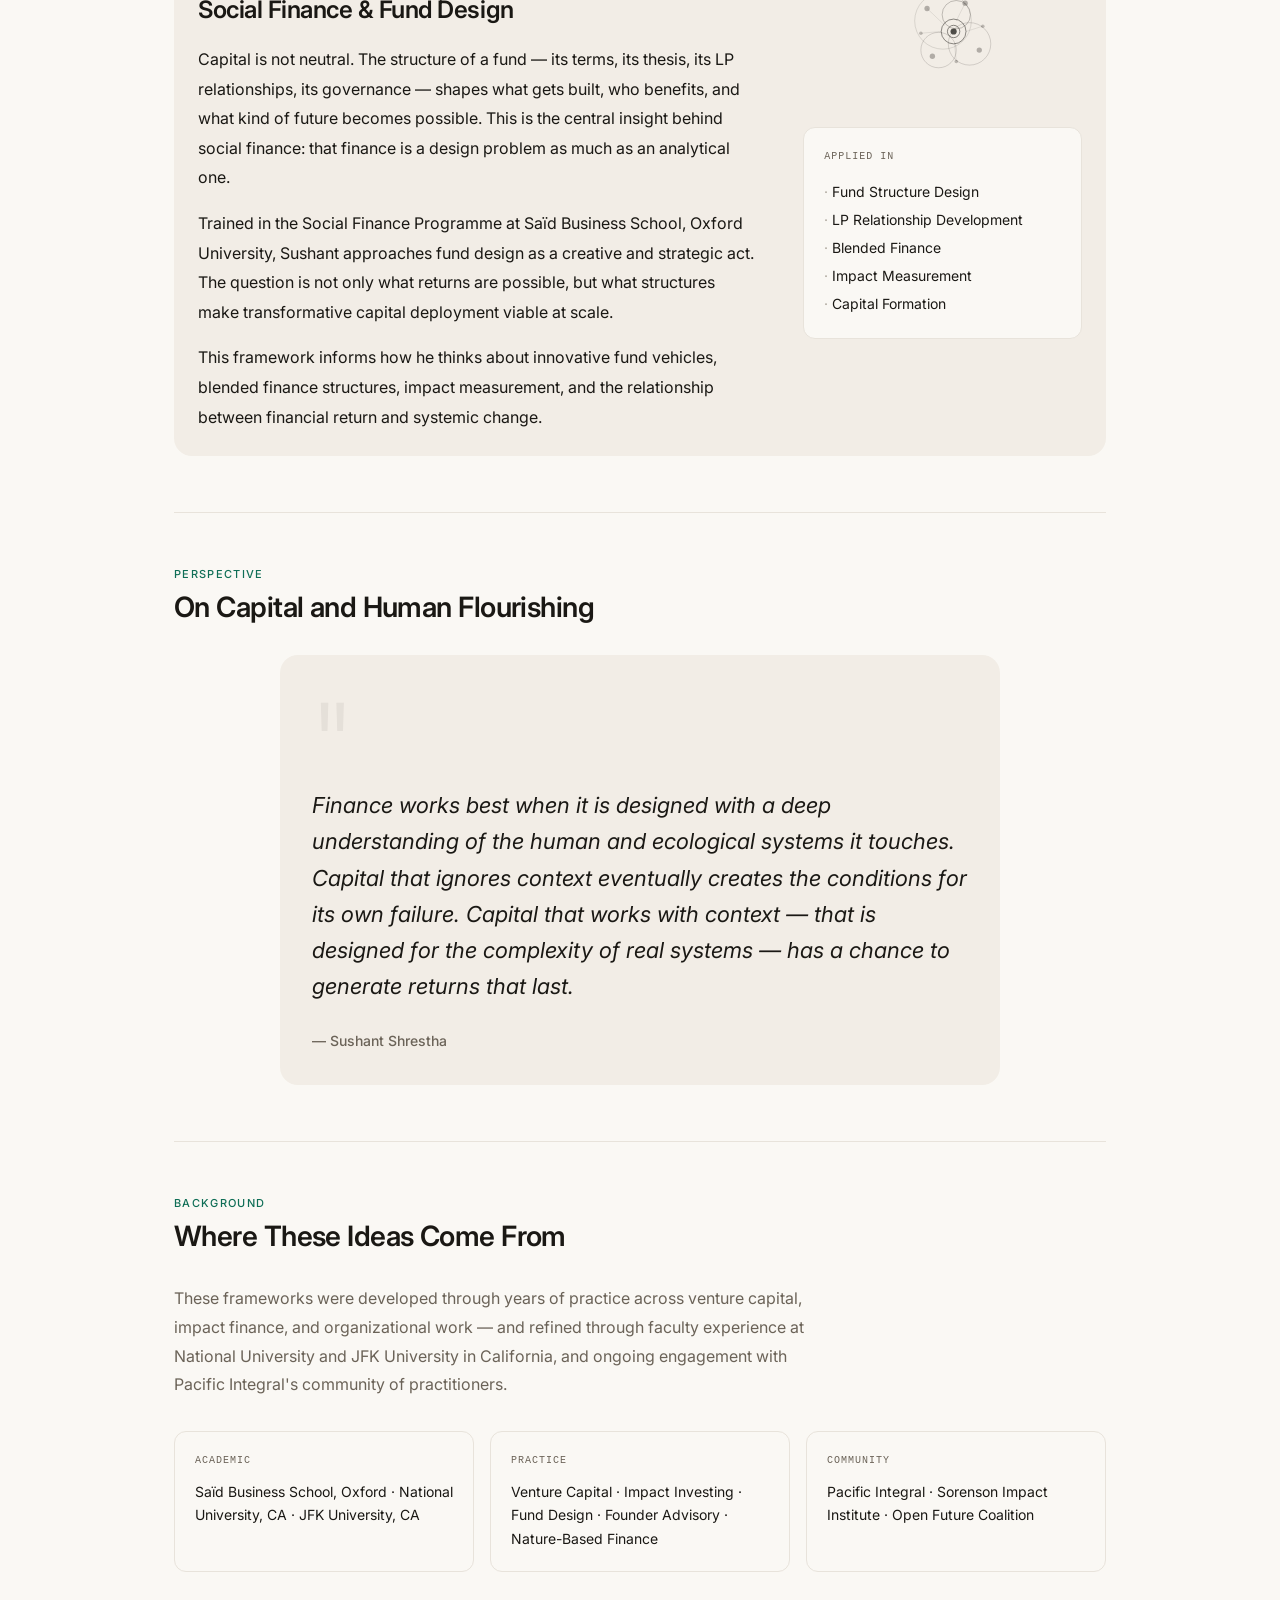
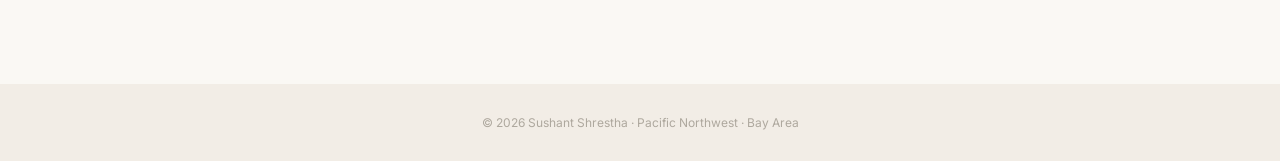
<file: pages/teaching.html>
<!DOCTYPE html>
<html lang="en">
<head>
  <meta charset="UTF-8">
  <meta name="viewport" content="width=device-width, initial-scale=1.0">
  <meta name="description" content="Perspectives — the intellectual frameworks behind Sushant Shrestha's work in capital strategy, fund design, and systems thinking.">
  <title>Perspectives | Sushant Shrestha</title>
  <link rel="preconnect" href="https://fonts.googleapis.com">
  <link rel="preconnect" href="https://fonts.gstatic.com" crossorigin>
  <link href="https://fonts.googleapis.com/css2?family=Inter:wght@300;400;500;600&display=swap" rel="stylesheet">
  <link rel="stylesheet" href="../assets/css/main.css">
  <link rel="icon" type="image/x-icon" href="../favicon.ico">
  <link rel="icon" type="image/png" sizes="32x32" href="../favicon-32x32.png">
  <link rel="icon" type="image/png" sizes="16x16" href="../favicon-16x16.png">
  <link rel="apple-touch-icon" sizes="180x180" href="../apple-touch-icon.png">
</head>
<body>

  <!-- -- HEADER -- -->
  <header class="site-header">
    <nav class="site-nav" aria-label="Primary">
      <a href="../index.html" class="nav-logo" aria-label="Sushant Shrestha — home">
        <span class="nav-logo-name">Sushant Shrestha</span>
        <span class="nav-logo-tag">VENTURE CAPITAL · SYSTEMS ANALYST · AUTHOR</span>
      </a>
      <button class="nav-toggle" aria-expanded="false" aria-label="Open menu" aria-controls="nav-links">
        <span></span><span></span><span></span>
      </button>
      <ul class="nav-links" id="nav-links">
        <li><a href="about.html">About</a></li>
        <li><a href="ventures.html">Ventures</a></li>
        <li><a href="services.html">Services</a></li>
        <li><a href="teaching.html">Perspectives</a></li>
        <li><a href="writing.html">Writing</a></li>
        <li><a href="intelligence.html">Intelligence</a></li>
        <li><a href="connect.html">Connect</a></li>
      </ul>
    </nav>
  </header>

  <main>

    <!-- -- PAGE HEADER -- -->
    <section class="page-hero">
      <div class="page-hero-inner">
        <p class="kicker">FRAMEWORKS · PHILOSOPHY · PRACTICE</p>
        <h1 class="page-hero-name">Perspectives</h1>
        <p class="page-intro" style="max-width:560px;">The intellectual frameworks behind the work. Capital strategy, fund design, and systems thinking are not just technical disciplines — they are ways of seeing. These are the lenses that shape how Sushant approaches every engagement.</p>
      </div>
    </section>

    <!-- -- SECTION 1: FRAMEWORKS -- -->
    <div class="section">
      <div class="section-label">
        <span class="kicker">HOW I THINK</span>
        <h2 class="section-title">Frameworks in Practice</h2>
      </div>

      <div class="fw-stack">

        <!-- Framework 01 -->
        <div class="fw-card">
          <div class="fw-content">
            <p class="fw-kicker">FRAMEWORK 01</p>
            <h3 class="fw-title">Systems Thinking &amp; Sustainable Change</h3>
            <div class="fw-body">
              <p>Every company, fund, and market exists within a larger system — shaped by ecological, social, technological, and economic forces operating simultaneously. Understanding a startup means understanding the system it lives inside of, and how that system is changing.</p>
              <p>This framework shapes how Sushant approaches due diligence, portfolio construction, and advisory work. Rather than evaluating companies in isolation, he maps the conditions that make certain ventures viable, certain markets ready, and certain teams capable of navigating complexity.</p>
              <p>Sustainable change — the kind that holds over time — requires working with systems, not against them. This means building funds and portfolios that are coherent with the direction of change, not just positioned to profit from momentary disruption.</p>
            </div>
          </div>
          <aside class="fw-sidebar">
            <!-- SVG: Systems Thinking -->
            <svg viewBox="0 0 226 160" width="100%" style="max-width:200px;display:block;margin:0 auto 20px;color:#1a1814" xmlns="http://www.w3.org/2000/svg" aria-hidden="true">
              <line x1="300" y1="38" x2="370" y2="30" stroke="currentColor" stroke-width="0.5" opacity="0.15" transform="translate(-227,0)"/>
              <line x1="370" y1="30" x2="400" y2="65" stroke="currentColor" stroke-width="0.5" opacity="0.15" transform="translate(-227,0)"/>
              <line x1="400" y1="65" x2="385" y2="105" stroke="currentColor" stroke-width="0.5" opacity="0.15" transform="translate(-227,0)"/>
              <line x1="385" y1="105" x2="340" y2="118" stroke="currentColor" stroke-width="0.5" opacity="0.15" transform="translate(-227,0)"/>
              <line x1="340" y1="118" x2="295" y2="105" stroke="currentColor" stroke-width="0.5" opacity="0.15" transform="translate(-227,0)"/>
              <line x1="295" y1="105" x2="300" y2="38" stroke="currentColor" stroke-width="0.5" opacity="0.15" transform="translate(-227,0)"/>
              <line x1="300" y1="38" x2="385" y2="105" stroke="currentColor" stroke-width="0.5" opacity="0.1" transform="translate(-227,0)"/>
              <line x1="370" y1="30" x2="295" y2="105" stroke="currentColor" stroke-width="0.5" opacity="0.1" transform="translate(-227,0)"/>
              <line x1="310" y1="62" x2="385" y2="105" stroke="currentColor" stroke-width="0.5" opacity="0.1" transform="translate(-227,0)"/>
              <line x1="310" y1="62" x2="340" y2="118" stroke="currentColor" stroke-width="0.5" opacity="0.1" transform="translate(-227,0)"/>
              <line x1="340" y1="72" x2="300" y2="38" stroke="currentColor" stroke-width="0.8" opacity="0.4" transform="translate(-227,0)"/>
              <line x1="340" y1="72" x2="370" y2="30" stroke="currentColor" stroke-width="0.8" opacity="0.4" transform="translate(-227,0)"/>
              <line x1="340" y1="72" x2="400" y2="65" stroke="currentColor" stroke-width="0.8" opacity="0.4" transform="translate(-227,0)"/>
              <line x1="340" y1="72" x2="385" y2="105" stroke="currentColor" stroke-width="0.8" opacity="0.4" transform="translate(-227,0)"/>
              <line x1="340" y1="72" x2="340" y2="118" stroke="currentColor" stroke-width="0.8" opacity="0.4" transform="translate(-227,0)"/>
              <line x1="340" y1="72" x2="295" y2="105" stroke="currentColor" stroke-width="0.8" opacity="0.4" transform="translate(-227,0)"/>
              <line x1="340" y1="72" x2="310" y2="62" stroke="currentColor" stroke-width="0.8" opacity="0.4" transform="translate(-227,0)"/>
              <circle cx="73" cy="38" r="4" fill="currentColor" opacity="0.35"/>
              <circle cx="143" cy="30" r="3" fill="currentColor" opacity="0.25"/>
              <circle cx="173" cy="65" r="4" fill="currentColor" opacity="0.35"/>
              <circle cx="158" cy="105" r="3" fill="currentColor" opacity="0.25"/>
              <circle cx="113" cy="118" r="4" fill="currentColor" opacity="0.35"/>
              <circle cx="68" cy="105" r="3" fill="currentColor" opacity="0.25"/>
              <circle cx="83" cy="62" r="3" fill="currentColor" opacity="0.25"/>
              <circle cx="113" cy="72" r="6" fill="currentColor" opacity="0.75"/>
            </svg>
            <div class="fw-applied">
              <p class="fw-applied-label">APPLIED IN</p>
              <ul class="fw-applied-list">
                <li>Due Diligence</li>
                <li>Portfolio Construction</li>
                <li>Fund Thesis Design</li>
                <li>Founder Advisory</li>
                <li>Market Evaluation</li>
              </ul>
            </div>
          </aside>
        </div>

        <!-- Framework 02 -->
        <div class="fw-card">
          <div class="fw-content">
            <p class="fw-kicker">FRAMEWORK 02</p>
            <h3 class="fw-title">Transdisciplinary Research</h3>
            <div class="fw-body">
              <p>The most important signals in venture and impact investing rarely come from within a single field. Climate finance draws on ecology, economics, policy, and engineering simultaneously. AI investment requires fluency in technology, ethics, organizational behavior, and market dynamics at once.</p>
              <p>Transdisciplinary research means deliberately working across the boundaries of academic and professional disciplines — synthesizing insights from fields that do not normally speak to each other to arrive at a more complete picture of what is actually happening and what is likely to happen next.</p>
              <p>In practice, this means Sushant reads widely and synthesizes across domains — bringing a richer, more contextual analysis to investment decisions than single-discipline expertise allows.</p>
            </div>
          </div>
          <aside class="fw-sidebar">
            <!-- SVG: Transdisciplinary Research -->
            <svg viewBox="0 0 226 160" width="100%" style="max-width:200px;display:block;margin:0 auto 20px;color:#1a1814" xmlns="http://www.w3.org/2000/svg" aria-hidden="true">
              <line x1="113" y1="20" x2="113" y2="140" stroke="currentColor" stroke-width="0.4" opacity="0.08"/>
              <line x1="53" y1="80" x2="173" y2="80" stroke="currentColor" stroke-width="0.4" opacity="0.08"/>
              <path d="M113,80 Q148,80 148,45 Q148,20 113,20" fill="none" stroke="currentColor" stroke-width="1" opacity="0.6"/>
              <path d="M113,80 Q148,80 148,115 Q148,140 113,140" fill="none" stroke="currentColor" stroke-width="0.8" opacity="0.4"/>
              <path d="M113,80 Q78,80 78,115 Q78,140 113,140" fill="none" stroke="currentColor" stroke-width="1" opacity="0.6"/>
              <path d="M113,80 Q78,80 78,45 Q78,20 113,20" fill="none" stroke="currentColor" stroke-width="0.8" opacity="0.4"/>
              <path d="M113,80 Q120,73 120,65 Q120,52 113,52 Q100,52 96,62 Q91,75 100,84 Q110,95 125,90 Q140,83 138,68 Q136,48 120,38 Q102,28 85,35 Q65,44 63,65 Q60,88 76,103 Q95,120 118,117 Q143,113 152,95 Q162,73 152,52" fill="none" stroke="currentColor" stroke-width="0.7" opacity="0.25" stroke-dasharray="2 2"/>
              <circle cx="113" cy="80" r="3" fill="currentColor" opacity="0.7"/>
            </svg>
            <div class="fw-applied">
              <p class="fw-applied-label">APPLIED IN</p>
              <ul class="fw-applied-list">
                <li>Market Intelligence</li>
                <li>Sector Analysis</li>
                <li>Nature-Based Finance</li>
                <li>Impact Measurement</li>
                <li>Intelligence Dashboards</li>
              </ul>
            </div>
          </aside>
        </div>

        <!-- Framework 03 -->
        <div class="fw-card">
          <div class="fw-content">
            <p class="fw-kicker">FRAMEWORK 03</p>
            <h3 class="fw-title">Social Finance &amp; Fund Design</h3>
            <div class="fw-body">
              <p>Capital is not neutral. The structure of a fund — its terms, its thesis, its LP relationships, its governance — shapes what gets built, who benefits, and what kind of future becomes possible. This is the central insight behind social finance: that finance is a design problem as much as an analytical one.</p>
              <p>Trained in the Social Finance Programme at Saïd Business School, Oxford University, Sushant approaches fund design as a creative and strategic act. The question is not only what returns are possible, but what structures make transformative capital deployment viable at scale.</p>
              <p>This framework informs how he thinks about innovative fund vehicles, blended finance structures, impact measurement, and the relationship between financial return and systemic change.</p>
            </div>
          </div>
          <aside class="fw-sidebar">
            <!-- SVG: Social Finance & Fund Design -->
            <svg viewBox="0 0 226 160" width="100%" style="max-width:200px;display:block;margin:0 auto 20px;color:#1a1814" xmlns="http://www.w3.org/2000/svg" aria-hidden="true">
              <circle cx="113" cy="62" r="32" fill="none" stroke="currentColor" stroke-width="0.7" opacity="0.2"/>
              <circle cx="143" cy="88" r="24" fill="none" stroke="currentColor" stroke-width="0.7" opacity="0.25"/>
              <circle cx="108" cy="95" r="20" fill="none" stroke="currentColor" stroke-width="0.7" opacity="0.25"/>
              <circle cx="128" cy="55" r="16" fill="none" stroke="currentColor" stroke-width="0.8" opacity="0.35"/>
              <circle cx="125" cy="74" r="14" fill="none" stroke="currentColor" stroke-width="1" opacity="0.55"/>
              <circle cx="125" cy="74" r="7" fill="none" stroke="currentColor" stroke-width="0.8" opacity="0.7"/>
              <circle cx="95" cy="48" r="3" fill="currentColor" opacity="0.3"/>
              <circle cx="116" cy="36" r="2" fill="currentColor" opacity="0.25"/>
              <circle cx="138" cy="42" r="3" fill="currentColor" opacity="0.3"/>
              <circle cx="158" cy="68" r="2" fill="currentColor" opacity="0.25"/>
              <circle cx="154" cy="95" r="3" fill="currentColor" opacity="0.3"/>
              <circle cx="128" cy="108" r="2" fill="currentColor" opacity="0.25"/>
              <circle cx="101" cy="102" r="3" fill="currentColor" opacity="0.3"/>
              <circle cx="88" cy="76" r="2" fill="currentColor" opacity="0.25"/>
              <line x1="95" y1="48" x2="115" y2="67" stroke="currentColor" stroke-width="0.5" opacity="0.2"/>
              <line x1="138" y1="42" x2="128" y2="62" stroke="currentColor" stroke-width="0.5" opacity="0.2"/>
              <line x1="158" y1="68" x2="139" y2="74" stroke="currentColor" stroke-width="0.5" opacity="0.2"/>
              <line x1="128" y1="108" x2="126" y2="88" stroke="currentColor" stroke-width="0.5" opacity="0.2"/>
              <line x1="88" y1="76" x2="111" y2="74" stroke="currentColor" stroke-width="0.5" opacity="0.2"/>
              <circle cx="125" cy="74" r="3.5" fill="currentColor" opacity="0.75"/>
            </svg>
            <div class="fw-applied">
              <p class="fw-applied-label">APPLIED IN</p>
              <ul class="fw-applied-list">
                <li>Fund Structure Design</li>
                <li>LP Relationship Development</li>
                <li>Blended Finance</li>
                <li>Impact Measurement</li>
                <li>Capital Formation</li>
              </ul>
            </div>
          </aside>
        </div>

      </div>
    </div>

    <hr class="divider">

    <!-- -- SECTION 2: POINT OF VIEW -- -->
    <div class="section">
      <div class="section-label">
        <span class="kicker">PERSPECTIVE</span>
        <h2 class="section-title">On Capital and Human Flourishing</h2>
      </div>

      <div class="pov-card">
        <span class="pov-mark" aria-hidden="true">"</span>
        <p class="pov-quote">Finance works best when it is designed with a deep understanding of the human and ecological systems it touches. Capital that ignores context eventually creates the conditions for its own failure. Capital that works with context — that is designed for the complexity of real systems — has a chance to generate returns that last.</p>
        <p class="pov-attr">— Sushant Shrestha</p>
      </div>
    </div>

    <hr class="divider">

    <!-- -- SECTION 3: INTELLECTUAL ROOTS -- -->
    <div class="section">
      <div class="section-label">
        <span class="kicker">BACKGROUND</span>
        <h2 class="section-title">Where These Ideas Come From</h2>
      </div>

      <p class="roots-intro">These frameworks were developed through years of practice across venture capital, impact finance, and organizational work — and refined through faculty experience at National University and JFK University in California, and ongoing engagement with Pacific Integral's community of practitioners.</p>

      <div class="roots-grid">

        <div class="root-card">
          <p class="root-card-label">ACADEMIC</p>
          <p class="root-card-text">Saïd Business School, Oxford · National University, CA · JFK University, CA</p>
        </div>

        <div class="root-card">
          <p class="root-card-label">PRACTICE</p>
          <p class="root-card-text">Venture Capital · Impact Investing · Fund Design · Founder Advisory · Nature-Based Finance</p>
        </div>

        <div class="root-card">
          <p class="root-card-label">COMMUNITY</p>
          <p class="root-card-text">Pacific Integral · Sorenson Impact Institute · Open Future Coalition</p>
        </div>

      </div>
    </div>

  </main>

  <!-- -- FOOTER -- -->
  <footer class="site-footer">
    <div class="footer-inner">
      © 2026 Sushant Shrestha · Pacific Northwest · Bay Area
    </div>
  </footer>

  <script src="../assets/js/main.js"></script>
</body>
</html>
</file>
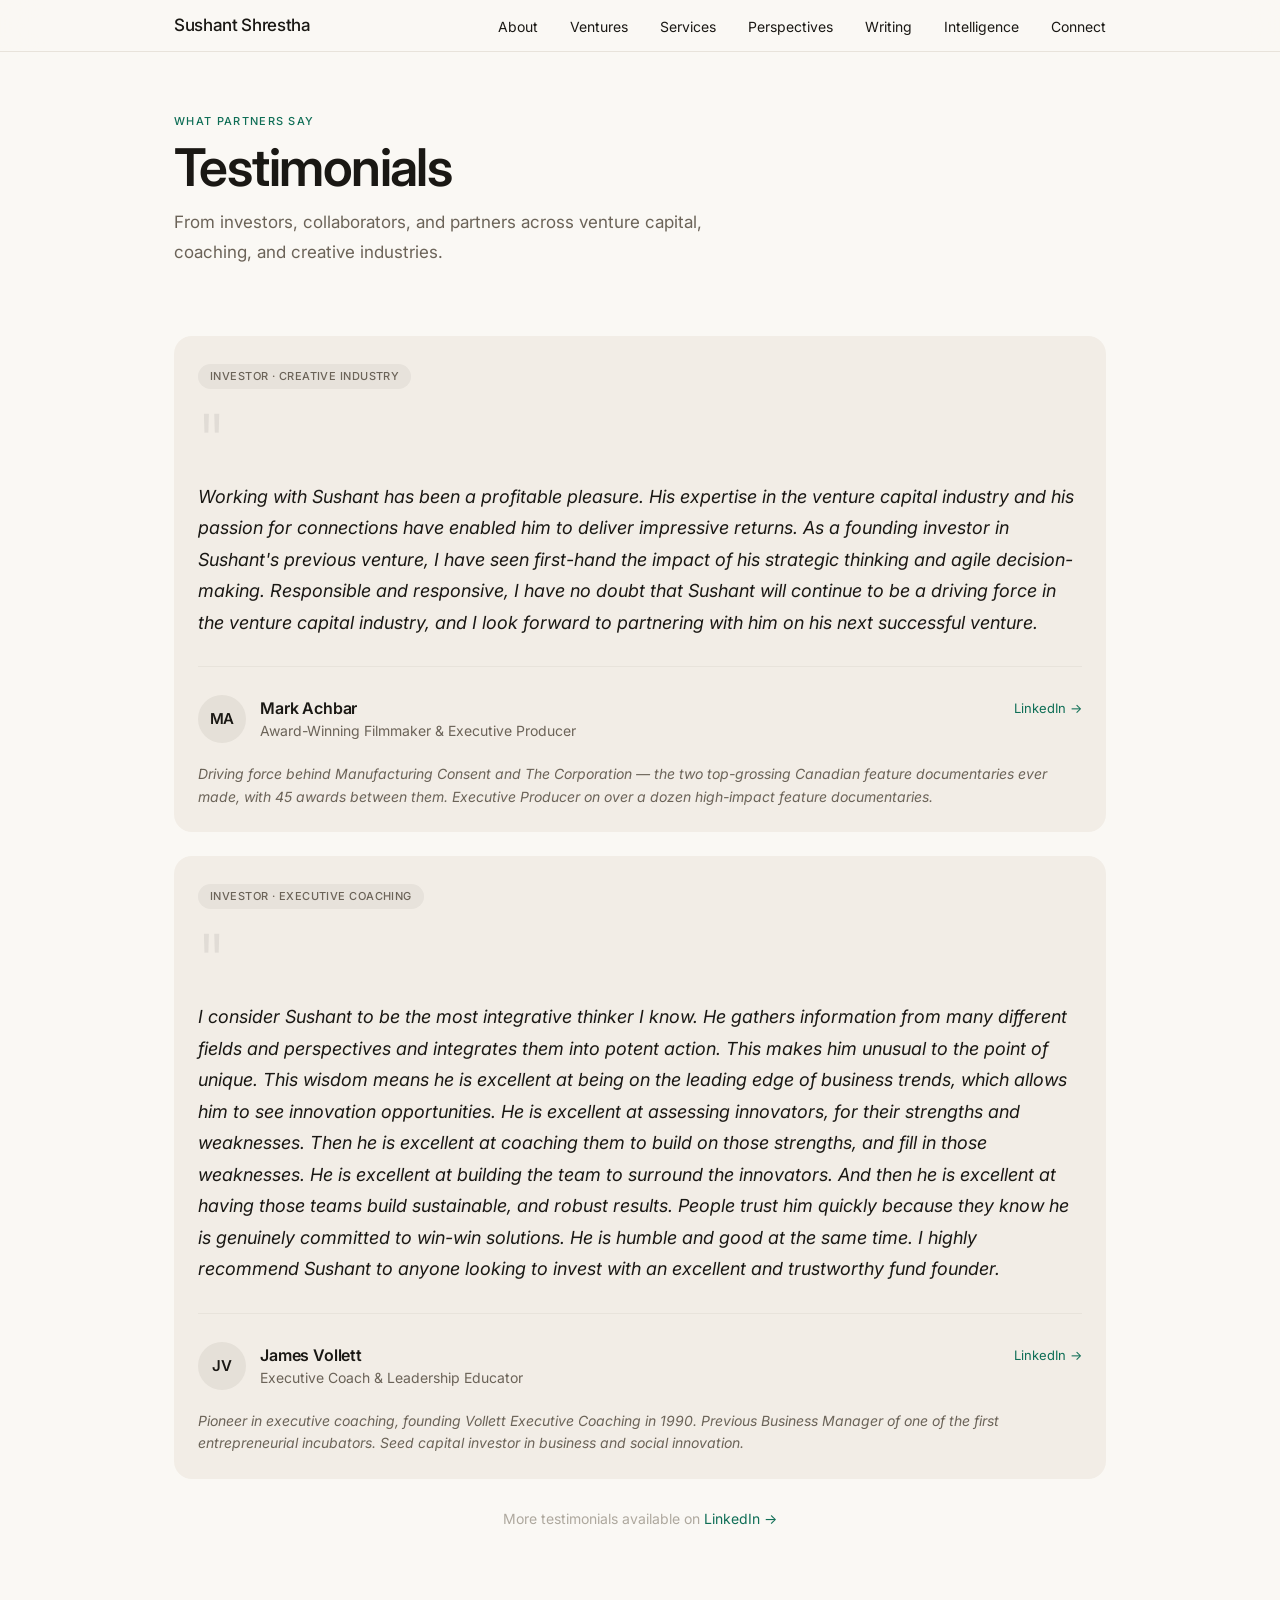
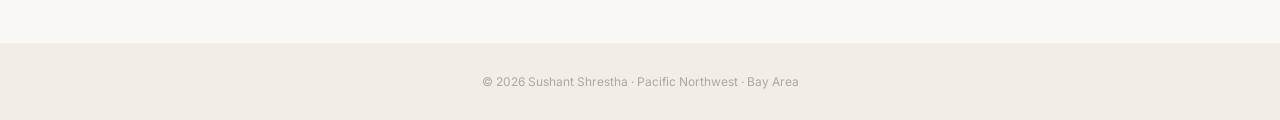
<file: pages/testimonials.html>
<!DOCTYPE html>
<html lang="en">
<head>
  <meta charset="UTF-8">
  <meta name="viewport" content="width=device-width, initial-scale=1.0">
  <meta name="description" content="Testimonials — what investors, collaborators, and partners say about working with Sushant Shrestha.">
  <title>Testimonials | Sushant Shrestha</title>
  <link rel="preconnect" href="https://fonts.googleapis.com">
  <link rel="preconnect" href="https://fonts.gstatic.com" crossorigin>
  <link href="https://fonts.googleapis.com/css2?family=Inter:wght@300;400;500;600&display=swap" rel="stylesheet">
  <link rel="stylesheet" href="../assets/css/main.css">
  <link rel="icon" type="image/x-icon" href="../favicon.ico">
  <link rel="icon" type="image/png" sizes="32x32" href="../favicon-32x32.png">
  <link rel="icon" type="image/png" sizes="16x16" href="../favicon-16x16.png">
  <link rel="apple-touch-icon" sizes="180x180" href="../apple-touch-icon.png">
</head>
<body>

  <!-- ── HEADER ── -->
  <header class="site-header">
    <nav class="site-nav" aria-label="Primary">
      <a href="../index.html" class="nav-logo" aria-label="Sushant Shrestha — home">
        <span class="nav-logo-name">Sushant Shrestha</span>
        <span class="nav-logo-tag">VENTURE CAPITAL · SYSTEMS ANALYST · AUTHOR</span>
      </a>
      <button class="nav-toggle" aria-expanded="false" aria-label="Open menu" aria-controls="nav-links">
        <span></span><span></span><span></span>
      </button>
      <ul class="nav-links" id="nav-links">
        <li><a href="about.html">About</a></li>
        <li><a href="ventures.html">Ventures</a></li>
        <li><a href="services.html">Services</a></li>
        <li><a href="teaching.html">Perspectives</a></li>
        <li><a href="writing.html">Writing</a></li>
        <li><a href="intelligence.html">Intelligence</a></li>
        <li><a href="connect.html">Connect</a></li>
      </ul>
    </nav>
  </header>

  <main>

    <!-- ── PAGE HERO ── -->
    <section class="page-hero">
      <div class="page-hero-inner">
        <p class="kicker">What Partners Say</p>
        <h1 class="page-hero-title">Testimonials</h1>
        <p class="page-intro">From investors, collaborators, and partners across venture capital, coaching, and creative industries.</p>
      </div>
    </section>

    <!-- ── TESTIMONIALS ── -->
    <div class="section">
      <div class="testi-stack">

        <!-- Testimonial 1 — Mark Achbar -->
        <article class="testi-card">
          <span class="testi-category">INVESTOR · CREATIVE INDUSTRY</span>
          <span class="testi-quote-mark" aria-hidden="true">"</span>
          <p class="testi-quote">Working with Sushant has been a profitable pleasure. His expertise in the venture capital industry and his passion for connections have enabled him to deliver impressive returns. As a founding investor in Sushant's previous venture, I have seen first-hand the impact of his strategic thinking and agile decision-making. Responsible and responsive, I have no doubt that Sushant will continue to be a driving force in the venture capital industry, and I look forward to partnering with him on his next successful venture.</p>
          <hr class="testi-divider">
          <div class="testi-attribution">
            <div class="testi-attr-left">
              <div class="testi-avatar" aria-hidden="true">MA</div>
              <div>
                <p class="testi-person-name">Mark Achbar</p>
                <p class="testi-person-title">Award-Winning Filmmaker &amp; Executive Producer</p>
              </div>
            </div>
            <a class="testi-linkedin" href="https://www.linkedin.com/in/mark-achbar-6398271b0/" target="_blank" rel="noopener noreferrer">LinkedIn →</a>
          </div>
          <p class="testi-context">Driving force behind Manufacturing Consent and The Corporation — the two top-grossing Canadian feature documentaries ever made, with 45 awards between them. Executive Producer on over a dozen high-impact feature documentaries.</p>
        </article>

        <!-- Testimonial 2 — James Vollett -->
        <article class="testi-card">
          <span class="testi-category">INVESTOR · EXECUTIVE COACHING</span>
          <span class="testi-quote-mark" aria-hidden="true">"</span>
          <p class="testi-quote">I consider Sushant to be the most integrative thinker I know. He gathers information from many different fields and perspectives and integrates them into potent action. This makes him unusual to the point of unique. This wisdom means he is excellent at being on the leading edge of business trends, which allows him to see innovation opportunities. He is excellent at assessing innovators, for their strengths and weaknesses. Then he is excellent at coaching them to build on those strengths, and fill in those weaknesses. He is excellent at building the team to surround the innovators. And then he is excellent at having those teams build sustainable, and robust results. People trust him quickly because they know he is genuinely committed to win-win solutions. He is humble and good at the same time. I highly recommend Sushant to anyone looking to invest with an excellent and trustworthy fund founder.</p>
          <hr class="testi-divider">
          <div class="testi-attribution">
            <div class="testi-attr-left">
              <div class="testi-avatar" aria-hidden="true">JV</div>
              <div>
                <p class="testi-person-name">James Vollett</p>
                <p class="testi-person-title">Executive Coach &amp; Leadership Educator</p>
              </div>
            </div>
            <a class="testi-linkedin" href="https://www.linkedin.com/in/jim-vollett-200a944/" target="_blank" rel="noopener noreferrer">LinkedIn →</a>
          </div>
          <p class="testi-context">Pioneer in executive coaching, founding Vollett Executive Coaching in 1990. Previous Business Manager of one of the first entrepreneurial incubators. Seed capital investor in business and social innovation.</p>
        </article>

      </div>

      <p class="testi-more-note">
        More testimonials available on <a href="https://www.linkedin.com/in/sushantshrestha/" target="_blank" rel="noopener noreferrer">LinkedIn →</a>
      </p>
    </div>

  </main>

  <!-- ── FOOTER ── -->
  <footer class="site-footer">
    <div class="footer-inner">
      © 2026 Sushant Shrestha · Pacific Northwest · Bay Area
    </div>
  </footer>

  <script src="../assets/js/main.js"></script>
</body>
</html>
</file>
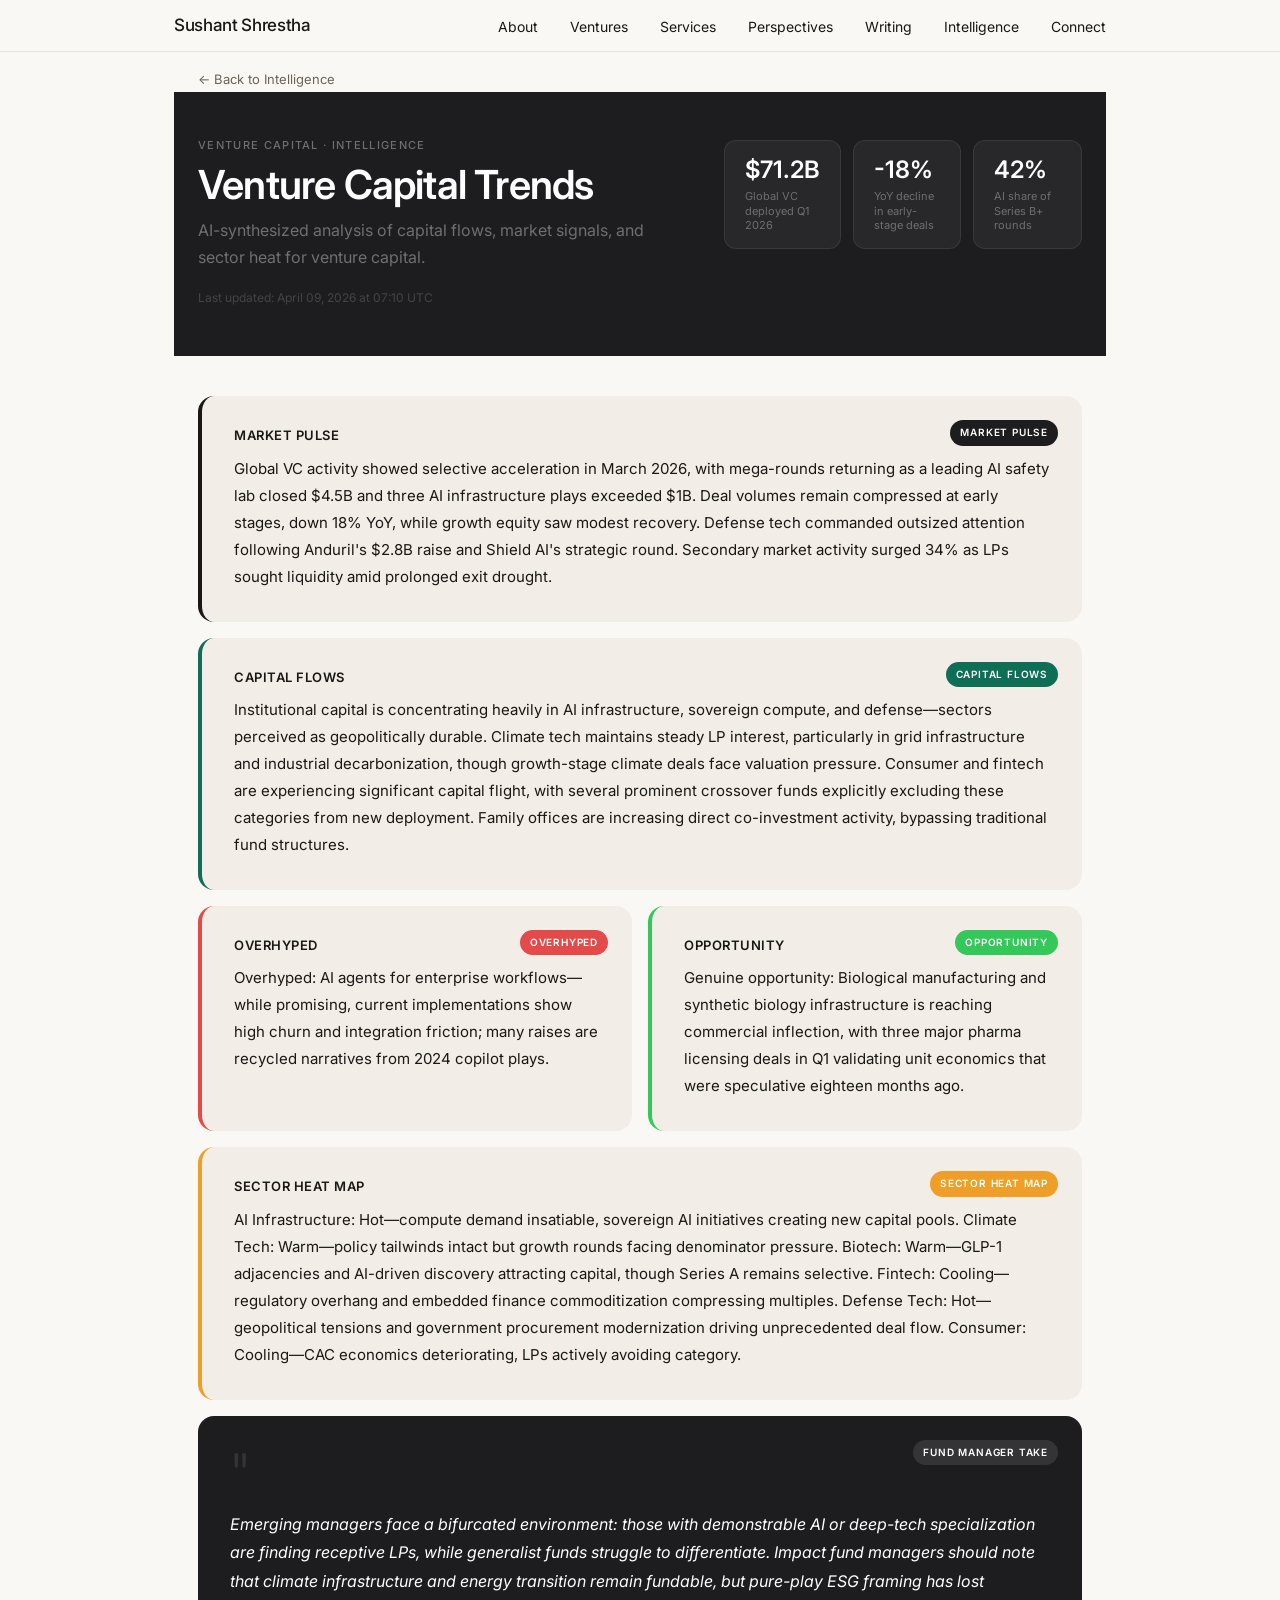
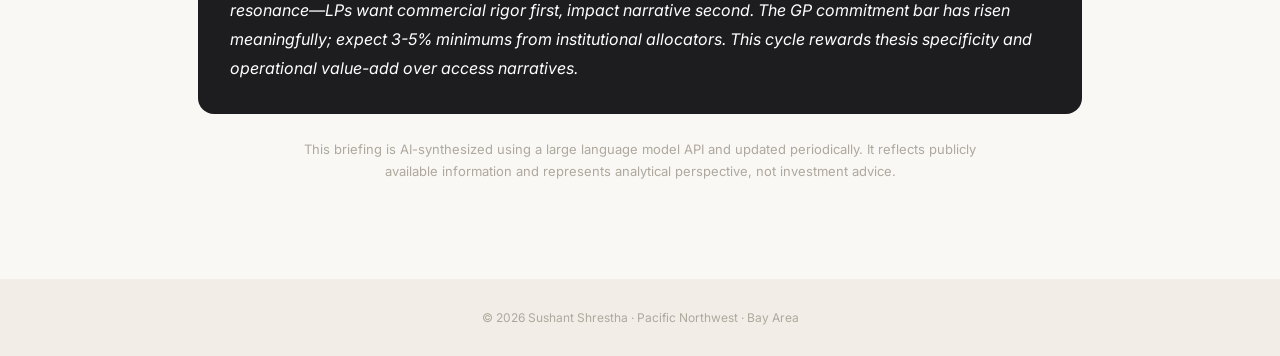
<file: pages/venture-trends.html>
<!DOCTYPE html>
<html lang="en">
<head>
  <meta charset="UTF-8">
  <meta name="viewport" content="width=device-width, initial-scale=1.0">
  <meta name="description" content="Intelligence — AI-synthesized briefing on nature-based finance, capital flows, and SDG investment gaps.">
  <title>Intelligence | Sushant Shrestha</title>
  <link rel="preconnect" href="https://fonts.googleapis.com">
  <link rel="preconnect" href="https://fonts.gstatic.com" crossorigin>
  <link href="https://fonts.googleapis.com/css2?family=Inter:wght@300;400;500;600&display=swap" rel="stylesheet">
  <link rel="stylesheet" href="../assets/css/main.css">
  <link rel="icon" type="image/x-icon" href="../favicon.ico">
  <link rel="icon" type="image/png" sizes="32x32" href="../favicon-32x32.png">
  <link rel="icon" type="image/png" sizes="16x16" href="../favicon-16x16.png">
  <link rel="apple-touch-icon" sizes="180x180" href="../apple-touch-icon.png">
</head>
<body>

  <!-- ── HEADER ── -->
  <header class="site-header">
    <nav class="site-nav" aria-label="Primary">
      <a href="../index.html" class="nav-logo" aria-label="Sushant Shrestha — home">
        <span class="nav-logo-name">Sushant Shrestha</span>
        <span class="nav-logo-tag">VENTURE CAPITAL · SYSTEMS ANALYST · AUTHOR</span>
      </a>
      <button class="nav-toggle" aria-expanded="false" aria-label="Open menu" aria-controls="nav-links">
        <span></span><span></span><span></span>
      </button>
      <ul class="nav-links" id="nav-links">
        <li><a href="about.html">About</a></li>
        <li><a href="ventures.html">Ventures</a></li>
        <li><a href="services.html">Services</a></li>
        <li><a href="teaching.html">Perspectives</a></li>
        <li><a href="writing.html">Writing</a></li>
        <li><a href="intelligence.html">Intelligence</a></li>
        <li><a href="connect.html">Connect</a></li>
      </ul>
    </nav>
  </header>

  <main>

    <div style="max-width:980px;margin:0 auto;padding:12px 24px 0;">
      <a href="intelligence.html" style="font-family:'Inter',sans-serif;font-size:13px;color:#6b6358;text-decoration:none;">← Back to Intelligence</a>
    </div>

    <!-- ── HERO ── -->
    <section style="background:#1d1d1f;padding:48px 0;color:#ffffff;">
      <div style="max-width:980px;margin:0 auto;padding:0 24px;display:grid;grid-template-columns:1.4fr 1fr;gap:24px;align-items:start;">
        <div>
          <div style="font-family:'Inter',sans-serif;font-size:11px;font-weight:500;letter-spacing:0.12em;text-transform:uppercase;color:#6e6e73;line-height:1;">VENTURE CAPITAL · INTELLIGENCE</div>
          <h1 style="font-family:'Inter',sans-serif;font-size:40px;font-weight:600;color:#ffffff;letter-spacing:-0.02em;margin:12px 0 10px;line-height:1.1;">Venture Capital Trends</h1>
          <p style="font-family:'Inter',sans-serif;font-size:16px;font-weight:400;color:#6e6e73;line-height:1.7;max-width:480px;margin:0;">AI-synthesized analysis of capital flows, market signals, and sector heat for venture capital.</p>
          <p style="font-family:'Inter',sans-serif;font-size:12px;color:#444;margin-top:16px;margin-bottom:0;">Last updated: April 09, 2026 at 07:10 UTC</p>
        </div>

        <div style="display:grid;grid-template-columns:repeat(3,1fr);gap:12px;align-content:start;">
          <div style="background:rgba(255,255,255,0.05);border:1px solid rgba(255,255,255,0.08);border-radius:12px;padding:16px 20px;">
            <div style="font-family:'Inter',sans-serif;font-size:24px;font-weight:600;color:#ffffff;line-height:1.1;margin:0 0 6px;">$71.2B</div>
            <div style="font-family:'Inter',sans-serif;font-size:11px;color:#6e6e73;line-height:1.3;">Global VC deployed Q1 2026</div>
          </div>
          <div style="background:rgba(255,255,255,0.05);border:1px solid rgba(255,255,255,0.08);border-radius:12px;padding:16px 20px;">
            <div style="font-family:'Inter',sans-serif;font-size:24px;font-weight:600;color:#ffffff;line-height:1.1;margin:0 0 6px;">-18%</div>
            <div style="font-family:'Inter',sans-serif;font-size:11px;color:#6e6e73;line-height:1.3;">YoY decline in early-stage deals</div>
          </div>
          <div style="background:rgba(255,255,255,0.05);border:1px solid rgba(255,255,255,0.08);border-radius:12px;padding:16px 20px;">
            <div style="font-family:'Inter',sans-serif;font-size:24px;font-weight:600;color:#ffffff;line-height:1.1;margin:0 0 6px;">42%</div>
            <div style="font-family:'Inter',sans-serif;font-size:11px;color:#6e6e73;line-height:1.3;">AI share of Series B+ rounds</div>
          </div>
        </div>
      </div>
    </section>

    <!-- ── CONTENT ── -->
    <section style="background:#faf8f4;">
      <div style="max-width:980px;margin:0 auto;padding:40px 24px;">

      <div style="background:#f2ede6;border-radius:16px;padding:32px;border-left:4px solid #1a1814;margin-bottom:16px;position:relative;">
        <span style="position:absolute;top:24px;right:24px;background:#1d1d1f;color:#ffffff;font-family:'Inter',sans-serif;font-size:10px;font-weight:600;letter-spacing:0.08em;text-transform:uppercase;padding:4px 10px;border-radius:980px;">MARKET PULSE</span>
        <h2 style="font-family:'Inter',sans-serif;font-size:13px;font-weight:600;text-transform:uppercase;letter-spacing:0.04em;color:#1a1814;margin:0 0 12px;">Market Pulse</h2>
        <div style="font-family:'Inter',sans-serif;font-size:15px;font-weight:400;line-height:1.8;color:#1a1814;"><p style="margin:0 0 0;">Global VC activity showed selective acceleration in March 2026, with mega-rounds returning as a leading AI safety lab closed $4.5B and three AI infrastructure plays exceeded $1B. Deal volumes remain compressed at early stages, down 18% YoY, while growth equity saw modest recovery. Defense tech commanded outsized attention following Anduril&#x27;s $2.8B raise and Shield AI&#x27;s strategic round. Secondary market activity surged 34% as LPs sought liquidity amid prolonged exit drought.</p></div>
      </div>

      <div style="background:#f2ede6;border-radius:16px;padding:32px;border-left:4px solid #0f6e56;margin-bottom:16px;position:relative;">
        <span style="position:absolute;top:24px;right:24px;background:#0f6e56;color:#ffffff;font-family:'Inter',sans-serif;font-size:10px;font-weight:600;letter-spacing:0.08em;text-transform:uppercase;padding:4px 10px;border-radius:980px;">CAPITAL FLOWS</span>
        <h2 style="font-family:'Inter',sans-serif;font-size:13px;font-weight:600;text-transform:uppercase;letter-spacing:0.04em;color:#1a1814;margin:0 0 12px;">Capital Flows</h2>
        <div style="font-family:'Inter',sans-serif;font-size:15px;font-weight:400;line-height:1.8;color:#1a1814;"><p style="margin:0 0 0;">Institutional capital is concentrating heavily in AI infrastructure, sovereign compute, and defense—sectors perceived as geopolitically durable. Climate tech maintains steady LP interest, particularly in grid infrastructure and industrial decarbonization, though growth-stage climate deals face valuation pressure. Consumer and fintech are experiencing significant capital flight, with several prominent crossover funds explicitly excluding these categories from new deployment. Family offices are increasing direct co-investment activity, bypassing traditional fund structures.</p></div>
      </div>

        <div style="display:grid;grid-template-columns:1fr 1fr;gap:16px;margin-bottom:16px;">
          <div style="background:#f2ede6;border-radius:16px;padding:32px;border-left:4px solid #E24B4A;position:relative;">
            <span style="position:absolute;top:24px;right:24px;background:#E24B4A;color:#ffffff;font-family:'Inter',sans-serif;font-size:10px;font-weight:600;letter-spacing:0.08em;text-transform:uppercase;padding:4px 10px;border-radius:980px;">OVERHYPED</span>
            <h2 style="font-family:'Inter',sans-serif;font-size:13px;font-weight:600;text-transform:uppercase;letter-spacing:0.04em;color:#1a1814;margin:0 0 12px;">Overhyped</h2>
            <div style="font-family:'Inter',sans-serif;font-size:15px;font-weight:400;line-height:1.8;color:#1a1814;"><p style="margin:0 0 0;">Overhyped: AI agents for enterprise workflows—while promising, current implementations show high churn and integration friction; many raises are recycled narratives from 2024 copilot plays.</p></div>
          </div>
          <div style="background:#f2ede6;border-radius:16px;padding:32px;border-left:4px solid #34c759;position:relative;">
            <span style="position:absolute;top:24px;right:24px;background:#34c759;color:#ffffff;font-family:'Inter',sans-serif;font-size:10px;font-weight:600;letter-spacing:0.08em;text-transform:uppercase;padding:4px 10px;border-radius:980px;">OPPORTUNITY</span>
            <h2 style="font-family:'Inter',sans-serif;font-size:13px;font-weight:600;text-transform:uppercase;letter-spacing:0.04em;color:#1a1814;margin:0 0 12px;">Opportunity</h2>
            <div style="font-family:'Inter',sans-serif;font-size:15px;font-weight:400;line-height:1.8;color:#1a1814;"><p style="margin:0 0 0;">Genuine opportunity: Biological manufacturing and synthetic biology infrastructure is reaching commercial inflection, with three major pharma licensing deals in Q1 validating unit economics that were speculative eighteen months ago.</p></div>
          </div>
        </div>

      <div style="background:#f2ede6;border-radius:16px;padding:32px;border-left:4px solid #EF9F27;margin-bottom:16px;position:relative;">
        <span style="position:absolute;top:24px;right:24px;background:#EF9F27;color:#ffffff;font-family:'Inter',sans-serif;font-size:10px;font-weight:600;letter-spacing:0.08em;text-transform:uppercase;padding:4px 10px;border-radius:980px;">SECTOR HEAT MAP</span>
        <h2 style="font-family:'Inter',sans-serif;font-size:13px;font-weight:600;text-transform:uppercase;letter-spacing:0.04em;color:#1a1814;margin:0 0 12px;">SECTOR HEAT MAP</h2>
        <div style="font-family:'Inter',sans-serif;font-size:15px;font-weight:400;line-height:1.8;color:#1a1814;"><p style="margin:0 0 0;">AI Infrastructure: Hot—compute demand insatiable, sovereign AI initiatives creating new capital pools. Climate Tech: Warm—policy tailwinds intact but growth rounds facing denominator pressure. Biotech: Warm—GLP-1 adjacencies and AI-driven discovery attracting capital, though Series A remains selective. Fintech: Cooling—regulatory overhang and embedded finance commoditization compressing multiples. Defense Tech: Hot—geopolitical tensions and government procurement modernization driving unprecedented deal flow. Consumer: Cooling—CAC economics deteriorating, LPs actively avoiding category.</p></div>
      </div>

        <div style="background:#1d1d1f;color:#ffffff;border-radius:16px;padding:32px;margin-bottom:16px;position:relative;">
          <span style="position:absolute;top:24px;right:24px;background:rgba(255,255,255,0.1);color:#ffffff;font-family:'Inter',sans-serif;font-size:10px;font-weight:600;letter-spacing:0.08em;text-transform:uppercase;padding:4px 10px;border-radius:980px;">FUND MANAGER TAKE</span>
          <div style="font-family:'Inter',sans-serif;font-size:60px;font-weight:300;color:rgba(255,255,255,0.1);line-height:0.9;margin-bottom:8px;user-select:none;">"</div>
          <div style="font-family:'Inter',sans-serif;font-size:16px;font-weight:400;font-style:italic;line-height:1.8;color:#ffffff;"><p style="margin:0 0 0;">Emerging managers face a bifurcated environment: those with demonstrable AI or deep-tech specialization are finding receptive LPs, while generalist funds struggle to differentiate. Impact fund managers should note that climate infrastructure and energy transition remain fundable, but pure-play ESG framing has lost resonance—LPs want commercial rigor first, impact narrative second. The GP commitment bar has risen meaningfully; expect 3-5% minimums from institutional allocators. This cycle rewards thesis specificity and operational value-add over access narratives.</p></div>
        </div>

        <p style="text-align:center;font-family:'Inter',sans-serif;font-size:13px;color:#aea89e;line-height:1.7;margin:24px auto 0;max-width:720px;">This briefing is AI-synthesized using a large language model API and updated periodically. It reflects publicly available information and represents analytical perspective, not investment advice.</p>

      </div>
    </section>

  </main>

  <!-- ── FOOTER ── -->
  <footer class="site-footer">
    <div class="footer-inner">
      © 2026 Sushant Shrestha · Pacific Northwest · Bay Area
    </div>
  </footer>

  <script src="../assets/js/main.js"></script>
</body>
</html>
</file>
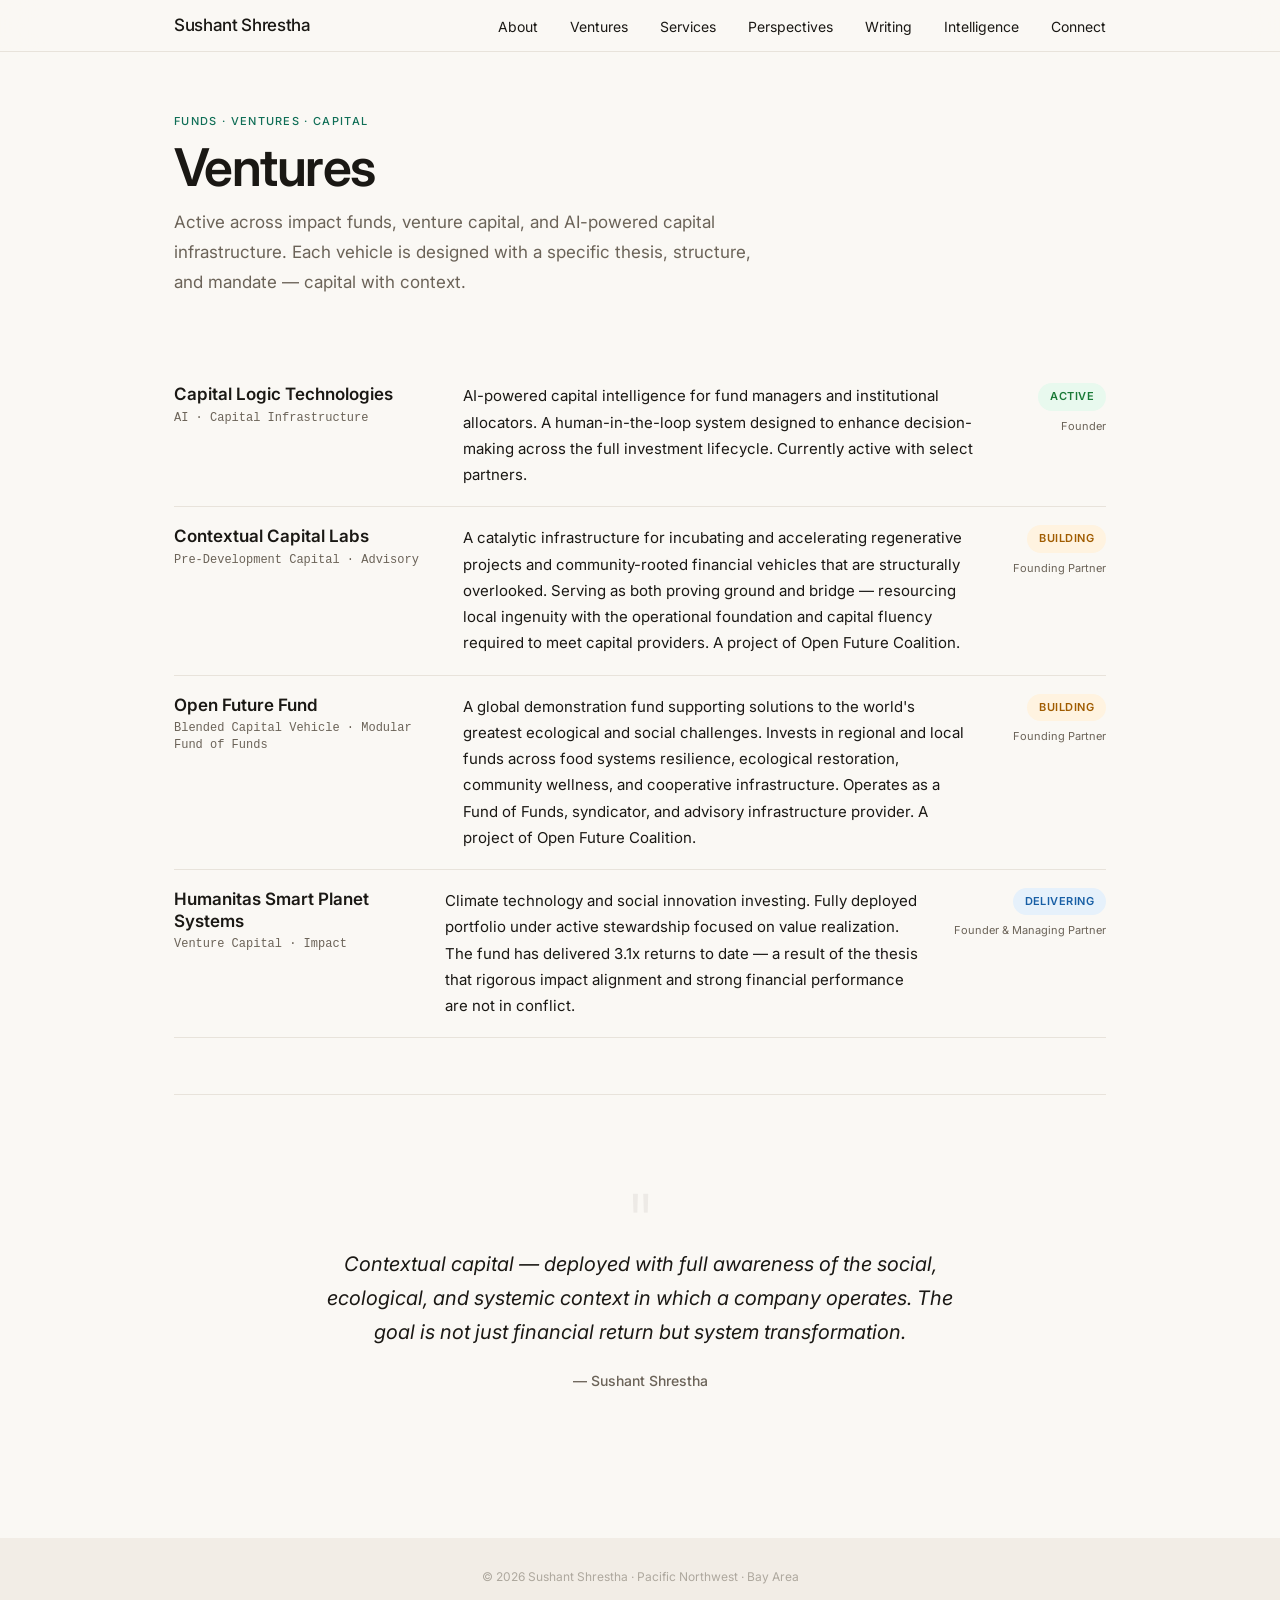
<file: pages/ventures.html>
<!DOCTYPE html>
<html lang="en">
<head>
  <meta charset="UTF-8">
  <meta name="viewport" content="width=device-width, initial-scale=1.0">
  <meta name="description" content="Ventures — Sushant Shrestha's active fund vehicles, capital infrastructure, and AI technology ventures.">
  <title>Ventures | Sushant Shrestha</title>
  <link rel="preconnect" href="https://fonts.googleapis.com">
  <link rel="preconnect" href="https://fonts.gstatic.com" crossorigin>
  <link href="https://fonts.googleapis.com/css2?family=Inter:wght@300;400;500;600&display=swap" rel="stylesheet">
  <link rel="stylesheet" href="../assets/css/main.css">
  <link rel="icon" type="image/x-icon" href="../favicon.ico">
  <link rel="icon" type="image/png" sizes="32x32" href="../favicon-32x32.png">
  <link rel="icon" type="image/png" sizes="16x16" href="../favicon-16x16.png">
  <link rel="apple-touch-icon" sizes="180x180" href="../apple-touch-icon.png">
</head>
<body>

  <!-- ── HEADER ── -->
  <header class="site-header">
    <nav class="site-nav" aria-label="Primary">
      <a href="../index.html" class="nav-logo" aria-label="Sushant Shrestha — home">
        <span class="nav-logo-name">Sushant Shrestha</span>
        <span class="nav-logo-tag">VENTURE CAPITAL · SYSTEMS ANALYST · AUTHOR</span>
      </a>
      <button class="nav-toggle" aria-expanded="false" aria-label="Open menu" aria-controls="nav-links">
        <span></span><span></span><span></span>
      </button>
      <ul class="nav-links" id="nav-links">
        <li><a href="about.html">About</a></li>
        <li><a href="ventures.html">Ventures</a></li>
        <li><a href="services.html">Services</a></li>
        <li><a href="teaching.html">Perspectives</a></li>
        <li><a href="writing.html">Writing</a></li>
        <li><a href="intelligence.html">Intelligence</a></li>
        <li><a href="connect.html">Connect</a></li>
      </ul>
    </nav>
  </header>

  <main>

    <!-- ── PAGE HEADER ── -->
    <section class="page-hero">
      <div class="page-hero-inner">
        <p class="kicker">FUNDS · VENTURES · CAPITAL</p>
        <h1 class="page-hero-name">Ventures</h1>
        <p class="page-intro" style="max-width:580px;">Active across impact funds, venture capital, and AI-powered capital infrastructure. Each vehicle is designed with a specific thesis, structure, and mandate — capital with context.</p>
      </div>
    </section>

    <!-- ── VENTURE TABLE ── -->
    <div class="section">
      <div class="venture-list">

        <!-- Row 1: Capital Logic Technologies -->
        <div class="venture-row">
          <div class="venture-name-col">
            <p class="venture-name">Capital Logic Technologies</p>
            <p class="venture-type">AI · Capital Infrastructure</p>
          </div>
          <p class="venture-desc">AI-powered capital intelligence for fund managers and institutional allocators. A human-in-the-loop system designed to enhance decision-making across the full investment lifecycle. Currently active with select partners.</p>
          <div class="venture-status-col">
            <span class="venture-badge badge-active">ACTIVE</span>
            <span class="venture-role">Founder</span>
          </div>
        </div>

        <!-- Row 2: Contextual Capital Labs -->
        <div class="venture-row">
          <div class="venture-name-col">
            <p class="venture-name">Contextual Capital Labs</p>
            <p class="venture-type">Pre-Development Capital · Advisory</p>
          </div>
          <p class="venture-desc">A catalytic infrastructure for incubating and accelerating regenerative projects and community-rooted financial vehicles that are structurally overlooked. Serving as both proving ground and bridge — resourcing local ingenuity with the operational foundation and capital fluency required to meet capital providers. A project of Open Future Coalition.</p>
          <div class="venture-status-col">
            <span class="venture-badge badge-building">BUILDING</span>
            <span class="venture-role">Founding Partner</span>
          </div>
        </div>

        <!-- Row 3: Open Future Fund -->
        <div class="venture-row">
          <div class="venture-name-col">
            <p class="venture-name">Open Future Fund</p>
            <p class="venture-type">Blended Capital Vehicle · Modular Fund of Funds</p>
          </div>
          <p class="venture-desc">A global demonstration fund supporting solutions to the world's greatest ecological and social challenges. Invests in regional and local funds across food systems resilience, ecological restoration, community wellness, and cooperative infrastructure. Operates as a Fund of Funds, syndicator, and advisory infrastructure provider. A project of Open Future Coalition.</p>
          <div class="venture-status-col">
            <span class="venture-badge badge-building">BUILDING</span>
            <span class="venture-role">Founding Partner</span>
          </div>
        </div>

        <!-- Row 4: Humanitas Smart Planet Systems -->
        <div class="venture-row">
          <div class="venture-name-col">
            <p class="venture-name">Humanitas Smart Planet Systems</p>
            <p class="venture-type">Venture Capital · Impact</p>
          </div>
          <p class="venture-desc">Climate technology and social innovation investing. Fully deployed portfolio under active stewardship focused on value realization. The fund has delivered 3.1x returns to date — a result of the thesis that rigorous impact alignment and strong financial performance are not in conflict.</p>
          <div class="venture-status-col">
            <span class="venture-badge badge-delivering">DELIVERING</span>
            <span class="venture-role">Founder &amp; Managing Partner</span>
          </div>
        </div>

      </div>
    </div>

    <hr class="divider">

    <!-- ── INVESTMENT PHILOSOPHY ── -->
    <div class="section">
      <div class="venture-pov">
        <span class="venture-pov-mark" aria-hidden="true">"</span>
        <p class="venture-pov-quote">Contextual capital — deployed with full awareness of the social, ecological, and systemic context in which a company operates. The goal is not just financial return but system transformation.</p>
        <span class="venture-pov-attr">— Sushant Shrestha</span>
      </div>
    </div>

  </main>

  <!-- ── FOOTER ── -->
  <footer class="site-footer">
    <div class="footer-inner">
      © 2026 Sushant Shrestha · Pacific Northwest · Bay Area
    </div>
  </footer>

  <script src="../assets/js/main.js"></script>
</body>
</html>
</file>
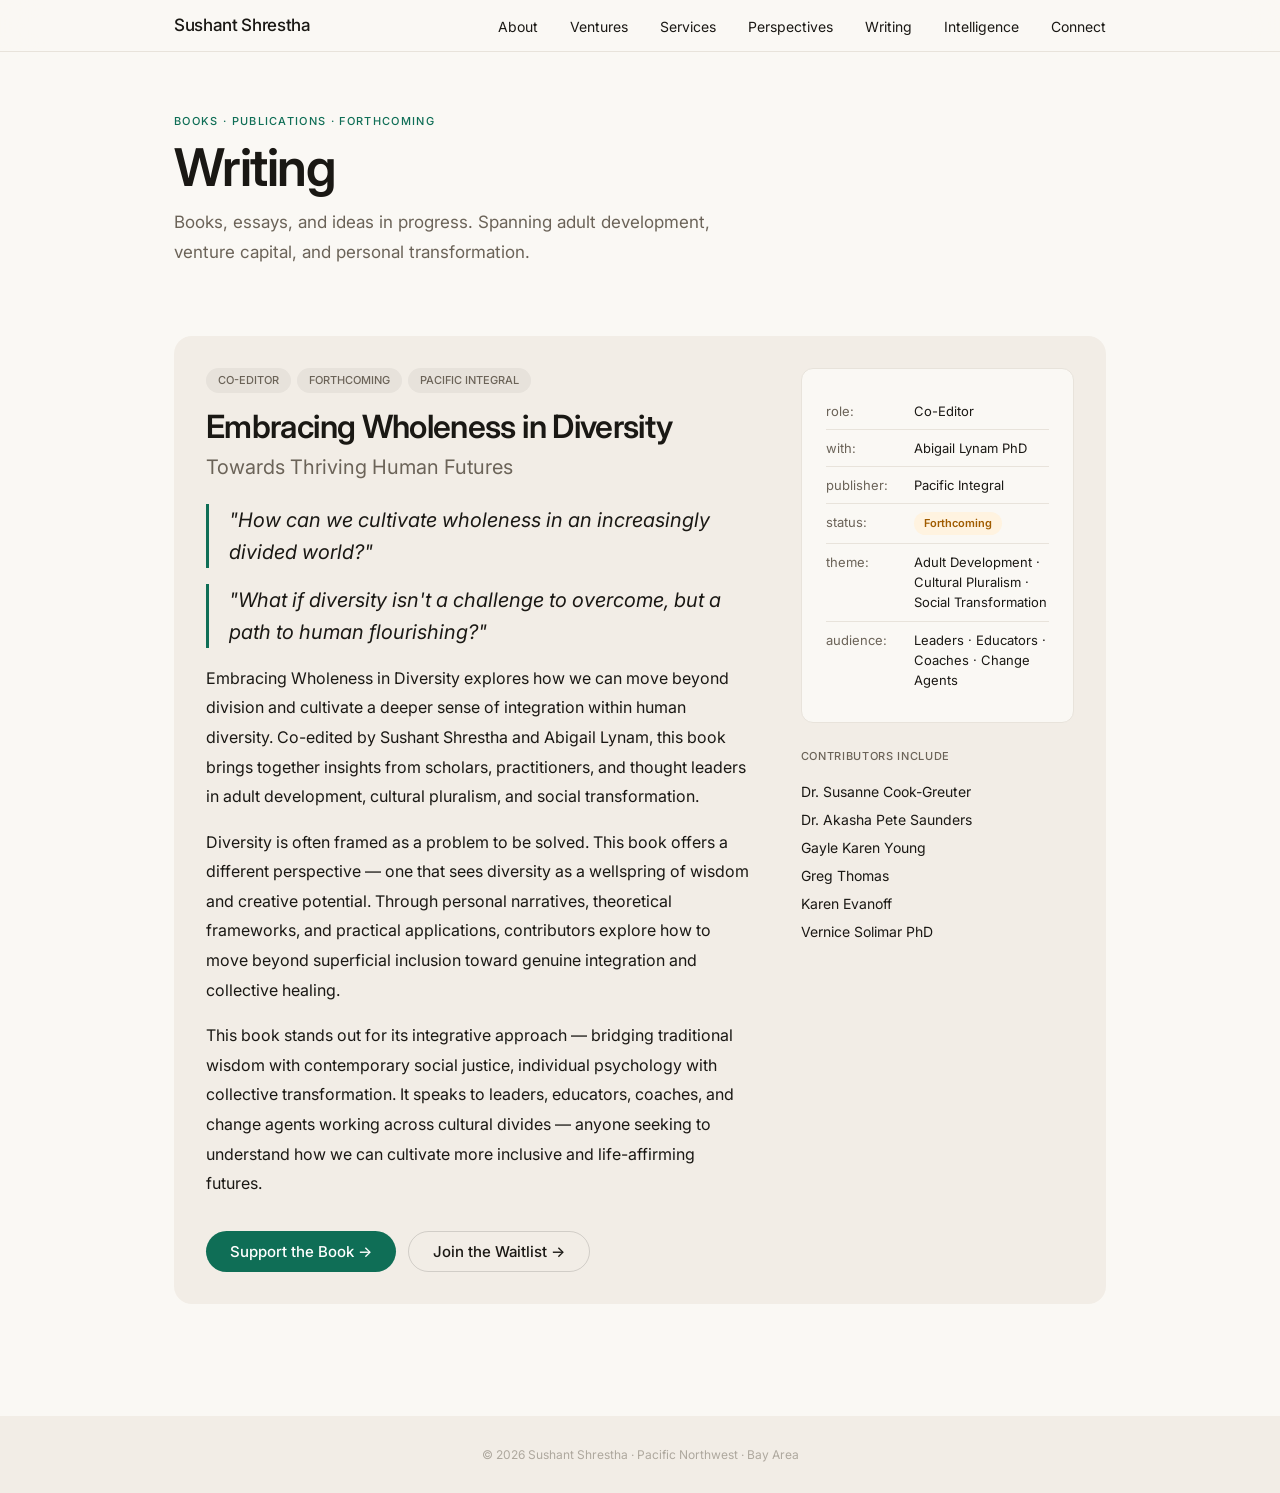
<file: pages/writing.html>
<!DOCTYPE html>
<html lang="en">
<head>
  <meta charset="UTF-8">
  <meta name="viewport" content="width=device-width, initial-scale=1.0">
  <meta name="description" content="Writing by Sushant Shrestha — books, publications, and ideas in progress spanning adult development, venture capital, and personal transformation.">
  <title>Writing | Sushant Shrestha</title>
  <link rel="preconnect" href="https://fonts.googleapis.com">
  <link rel="preconnect" href="https://fonts.gstatic.com" crossorigin>
  <link href="https://fonts.googleapis.com/css2?family=Inter:wght@300;400;500;600&display=swap" rel="stylesheet">
  <link rel="stylesheet" href="../assets/css/main.css">
  <link rel="icon" type="image/x-icon" href="../favicon.ico">
  <link rel="icon" type="image/png" sizes="32x32" href="../favicon-32x32.png">
  <link rel="icon" type="image/png" sizes="16x16" href="../favicon-16x16.png">
  <link rel="apple-touch-icon" sizes="180x180" href="../apple-touch-icon.png">
</head>
<body>

  <!-- ── HEADER ── -->
  <header class="site-header">
    <nav class="site-nav" aria-label="Primary">
      <a href="../index.html" class="nav-logo" aria-label="Sushant Shrestha — home">
        <span class="nav-logo-name">Sushant Shrestha</span>
        <span class="nav-logo-tag">VENTURE CAPITAL · SYSTEMS ANALYST · AUTHOR</span>
      </a>
      <button class="nav-toggle" aria-expanded="false" aria-label="Open menu" aria-controls="nav-links">
        <span></span><span></span><span></span>
      </button>
      <ul class="nav-links" id="nav-links">
        <li><a href="about.html">About</a></li>
        <li><a href="ventures.html">Ventures</a></li>
        <li><a href="services.html">Services</a></li>
        <li><a href="teaching.html">Perspectives</a></li>
        <li><a href="writing.html">Writing</a></li>
        <li><a href="intelligence.html">Intelligence</a></li>
        <li><a href="connect.html">Connect</a></li>
      </ul>
    </nav>
  </header>

  <main>

    <!-- ── PAGE HERO ── -->
    <section class="page-hero">
      <div class="page-hero-inner">
        <p class="kicker">Books · Publications · Forthcoming</p>
        <h1 class="page-hero-title">Writing</h1>
        <p class="page-intro">Books, essays, and ideas in progress. Spanning adult development, venture capital, and personal transformation.</p>
      </div>
    </section>

    <!-- ── FEATURED BOOK ── -->
    <div class="section">

      <article class="featured-book">

        <!-- Left column — content -->
        <div class="featured-book-left">
          <div class="book-badge-row">
            <span class="book-badge">CO-EDITOR</span>
            <span class="book-badge">FORTHCOMING</span>
            <span class="book-badge">PACIFIC INTEGRAL</span>
          </div>

          <h2 class="book-main-title">Embracing Wholeness in Diversity</h2>
          <p class="book-main-subtitle">Towards Thriving Human Futures</p>

          <blockquote class="book-pull-quote">"How can we cultivate wholeness in an increasingly divided world?"</blockquote>

          <blockquote class="book-pull-quote">"What if diversity isn't a challenge to overcome, but a path to human flourishing?"</blockquote>

          <div class="book-description">
            <p style="font-family: 'Inter', sans-serif; font-size: 16px; font-weight: 400; line-height: 1.85; color: #1a1814; margin-bottom: 16px;">Embracing Wholeness in Diversity explores how we can move beyond division and cultivate a deeper sense of integration within human diversity. Co-edited by Sushant Shrestha and Abigail Lynam, this book brings together insights from scholars, practitioners, and thought leaders in adult development, cultural pluralism, and social transformation.</p>
            <p style="font-family: 'Inter', sans-serif; font-size: 16px; font-weight: 400; line-height: 1.85; color: #1a1814; margin-bottom: 16px;">Diversity is often framed as a problem to be solved. This book offers a different perspective — one that sees diversity as a wellspring of wisdom and creative potential. Through personal narratives, theoretical frameworks, and practical applications, contributors explore how to move beyond superficial inclusion toward genuine integration and collective healing.</p>
            <p style="font-family: 'Inter', sans-serif; font-size: 16px; font-weight: 400; line-height: 1.85; color: #1a1814; margin-bottom: 16px;">This book stands out for its integrative approach — bridging traditional wisdom with contemporary social justice, individual psychology with collective transformation. It speaks to leaders, educators, coaches, and change agents working across cultural divides — anyone seeking to understand how we can cultivate more inclusive and life-affirming futures.</p>
          </div>

          <div class="book-ctas">
            <a href="https://www.pacificintegral.com/embracing-wholeness-in-diversity#donation" target="_blank" rel="noopener noreferrer" class="btn btn-primary">Support the Book →</a>
            <a href="https://www.pacificintegral.com/embracing-wholeness-in-diversity" target="_blank" rel="noopener noreferrer" class="btn btn-secondary">Join the Waitlist →</a>
          </div>
        </div>

        <!-- Right column — metadata -->
        <aside class="featured-book-right">
          <div class="book-meta-card" style="font-family: 'Inter', sans-serif !important;">
            <div class="book-meta-row">
              <span class="book-meta-key" style="font-family: 'Inter', sans-serif !important; font-size: 13px !important; font-weight: 400 !important; color: #6b6358 !important;">role:</span>
              <span class="book-meta-val" style="font-family: 'Inter', sans-serif !important; font-size: 13px !important; font-weight: 400 !important; color: #1a1814 !important;">Co-Editor</span>
            </div>
            <div class="book-meta-row">
              <span class="book-meta-key" style="font-family: 'Inter', sans-serif !important; font-size: 13px !important; font-weight: 400 !important; color: #6b6358 !important;">with:</span>
              <span class="book-meta-val" style="font-family: 'Inter', sans-serif !important; font-size: 13px !important; font-weight: 400 !important; color: #1a1814 !important;">Abigail Lynam PhD</span>
            </div>
            <div class="book-meta-row">
              <span class="book-meta-key" style="font-family: 'Inter', sans-serif !important; font-size: 13px !important; font-weight: 400 !important; color: #6b6358 !important;">publisher:</span>
              <span class="book-meta-val" style="font-family: 'Inter', sans-serif !important; font-size: 13px !important; font-weight: 400 !important; color: #1a1814 !important;">Pacific Integral</span>
            </div>
            <div class="book-meta-row">
              <span class="book-meta-key" style="font-family: 'Inter', sans-serif !important; font-size: 13px !important; font-weight: 400 !important; color: #6b6358 !important;">status:</span>
              <span class="book-meta-val" style="font-family: 'Inter', sans-serif !important; font-size: 13px !important; font-weight: 400 !important; color: #1a1814 !important;"><span class="badge badge-building">Forthcoming</span></span>
            </div>
            <div class="book-meta-row">
              <span class="book-meta-key" style="font-family: 'Inter', sans-serif !important; font-size: 13px !important; font-weight: 400 !important; color: #6b6358 !important;">theme:</span>
              <span class="book-meta-val" style="font-family: 'Inter', sans-serif !important; font-size: 13px !important; font-weight: 400 !important; color: #1a1814 !important;">Adult Development · Cultural Pluralism · Social Transformation</span>
            </div>
            <div class="book-meta-row">
              <span class="book-meta-key" style="font-family: 'Inter', sans-serif !important; font-size: 13px !important; font-weight: 400 !important; color: #6b6358 !important;">audience:</span>
              <span class="book-meta-val" style="font-family: 'Inter', sans-serif !important; font-size: 13px !important; font-weight: 400 !important; color: #1a1814 !important;">Leaders · Educators · Coaches · Change Agents</span>
            </div>
          </div>

          <div class="contributors-block">
            <p class="contributors-label">CONTRIBUTORS INCLUDE</p>
            <ul class="contributors-list">
              <li>Dr. Susanne Cook-Greuter</li>
              <li>Dr. Akasha Pete Saunders</li>
              <li>Gayle Karen Young</li>
              <li>Greg Thomas</li>
              <li>Karen Evanoff</li>
              <li>Vernice Solimar PhD</li>
            </ul>
          </div>
        </aside>

      </article>

    </div>

  </main>

  <!-- ── FOOTER ── -->
  <footer class="site-footer">
    <div class="footer-inner">
      © 2026 Sushant Shrestha · Pacific Northwest · Bay Area
    </div>
  </footer>

  <script src="../assets/js/main.js"></script>
</body>
</html>
</file>
<file: assets/css/main.css>
/* ============================================================
   MAIN.CSS — Sushant Shrestha
   Inter + SF Mono stack · Apple-style minimalism
   ============================================================ */

/* === DESIGN TOKENS === */
:root {
  --bg:        #faf8f4;
  --surface:   #f2ede6;
  --border-col: #e8e3db;
  --text-1:    #1a1814;
  --text-2:    #6b6358;
  --text-3:    #aea89e;
  --accent:    #0f6e56;
  --accent-light: #e1f5ee;
  --accent-on-light: #085041;
  --green:     #34c759;
  --green-text: #1a7a37;
  --green-bg:  #e8f9ee;
  --amber-text: #a05c00;
  --amber-bg:  #fff3e0;

  --font-sans: 'Inter', system-ui, -apple-system, BlinkMacSystemFont, 'Segoe UI', sans-serif;
  --font-mono: 'SF Mono', 'Fira Code', 'Fira Mono', 'Roboto Mono', monospace;

  --border:      1px solid #e8e3db;
  --radius-pill: 980px;
  --radius-card: 18px;

  --max-w:      980px;
  --pad-x:      24px;
  --section-v:  56px;
  --header-h:   52px;
}

/* === RESET === */
*, *::before, *::after { box-sizing: border-box; }

html {
  font-size: 16px !important;
  overflow-y: scroll;
  scroll-behavior: auto;
  -webkit-text-size-adjust: 100%;
}

body {
  margin: 0;
  padding: 0;
  background: var(--bg);
  color: var(--text-1);
  font-family: 'Inter', sans-serif;
  font-size: 16px !important;
  font-weight: 400;
  line-height: 1.75;
  -webkit-font-smoothing: antialiased;
  -moz-osx-font-smoothing: grayscale;
  display: flex;
  flex-direction: column;
  min-height: 100vh;
  overflow-y: scroll;
}

body.nav-open { overflow: hidden; }

a {
  color: var(--accent);
  text-decoration: none;
  transition: opacity 0.15s ease;
}
a:hover { opacity: 0.75; }
a:focus-visible { outline: 2px solid var(--accent); outline-offset: 3px; }

h1, h2, h3, h4, h5, h6 {
  font-family: var(--font-sans);
  font-weight: 600;
  margin: 0;
  color: var(--text-1);
  letter-spacing: -0.02em;
  line-height: 1.1;
}

p { margin: 0; }
ul, ol { margin: 0; padding: 0; list-style: none; }
button { cursor: pointer; background: none; border: none; padding: 0; font: inherit; }
img { max-width: 100%; height: auto; display: block; }
/* === LAYOUT — single source of truth for content width === */
.page-wrapper,
main,
.content,
.site-content,
.container {
  max-width: 980px;
  margin: 0 auto;
  padding: 0 24px 56px;
  box-sizing: border-box;
  width: 100%;
}

/* main overrides: flex growth + fixed-nav offset */
main {
  flex: 1;
  padding-top: 52px !important;
}

/* sections inherit main's horizontal padding — no extra indent */
.section {
  padding: var(--section-v) 0;
  max-width: var(--max-w);
  margin: 0 auto;
}

hr.divider {
  border: none;
  border-top: var(--border);
  margin: 0;
}

/* === TYPOGRAPHY UTILITIES === */
.kicker {
  font-family: 'Inter', sans-serif !important;
  font-size: 11px !important;
  font-weight: 500 !important;
  letter-spacing: 0.12em !important;
  text-transform: uppercase !important;
  color: var(--accent) !important;
  line-height: 1 !important;
  display: block !important;
  margin-bottom: 12px !important;
}

/* Section numbers removed from visual design */
.section-num { display: none; }

.section-label {
  margin-bottom: 2rem;
}

.section-title {
  font-family: var(--font-sans);
  font-size: 28px;
  font-weight: 600;
  letter-spacing: -0.02em;
  color: var(--text-1);
  margin: 0;
}

/* === HEADER / NAV === */
.site-header {
  position: fixed !important;
  top: 0;
  left: 0;
  right: 0;
  width: 100%;
  z-index: 1000;
  height: var(--header-h);
  background: rgba(250, 248, 244, 0.92);
  backdrop-filter: blur(20px);
  -webkit-backdrop-filter: blur(20px);
  border-bottom: 1px solid var(--border-col);
}

.site-nav {
  max-width: var(--max-w);
  margin: 0 auto;
  padding: 0 var(--pad-x);
  height: 100%;
  display: flex;
  align-items: center;
  justify-content: space-between;
  gap: 2rem;
}

.nav-logo {
  display: block;
  text-decoration: none;
  flex-shrink: 0;
  color: inherit;
}
.nav-logo:hover { opacity: 1; }

.nav-logo-name {
  font-family: var(--font-sans);
  font-size: 17px;
  font-weight: 500;
  color: var(--text-1);
  line-height: 1;
  letter-spacing: -0.02em;
  transition: color 0.15s;
}
.nav-logo:hover .nav-logo-name { color: var(--accent); }

/* Tagline hidden in this design */
.nav-logo-tag { display: none; }

/* Mobile toggle — hidden on desktop */
.nav-toggle {
  display: none;
  flex-direction: column;
  align-items: center;
  justify-content: center;
  gap: 5px;
  width: 2.25rem;
  height: 2.25rem;
  background: transparent;
  border: none;
  flex-shrink: 0;
}

.nav-toggle span {
  display: block;
  width: 18px;
  height: 1.5px;
  background: var(--text-1);
  border-radius: 2px;
  transition: transform 0.22s ease, opacity 0.22s ease;
}
.nav-toggle[aria-expanded="true"] span:nth-child(1) { transform: translateY(6.5px) rotate(45deg); }
.nav-toggle[aria-expanded="true"] span:nth-child(2) { opacity: 0; }
.nav-toggle[aria-expanded="true"] span:nth-child(3) { transform: translateY(-6.5px) rotate(-45deg); }

.nav-links {
  display: flex;
  align-items: center;
  gap: clamp(1.25rem, 2.5vw, 2rem);
}

.nav-links a {
  font-family: var(--font-sans);
  font-size: 14px;
  font-weight: 400;
  color: var(--text-1);
  text-decoration: none;
  letter-spacing: 0;
  transition: color 0.15s;
}
.nav-links a:hover,
.nav-links a.active { color: var(--accent); opacity: 1; }

/* Nav protection — prevent any page-level font-size from cascading in */
nav, nav * { font-size: inherit; }

nav .logo,
nav .site-name,
nav .nav-logo,
.nav-logo-name {
  font-family: 'Inter', sans-serif !important;
  font-size: 17px !important;
  font-weight: 500 !important;
  color: var(--text-1) !important;
}

nav a,
.nav-links a {
  font-family: 'Inter', sans-serif !important;
  font-size: 14px !important;
  font-weight: 400 !important;
  color: var(--text-1) !important;
  text-decoration: none !important;
}

/* === FOOTER === */
.site-footer {
  padding: 28px 0;
  margin-top: auto;
  border-top: none;
  background: var(--surface);
}

.footer-inner {
  max-width: var(--max-w);
  margin: 0 auto;
  padding: 0 var(--pad-x);
  text-align: center;
  font-family: 'Inter', sans-serif;
  font-size: 12px;
  color: #aea89e;
}

/* === BUTTONS === */
.btn {
  display: inline-flex;
  align-items: center;
  justify-content: center;
  padding: 12px 24px;
  font-family: var(--font-sans);
  font-size: 15px;
  font-weight: 500;
  letter-spacing: 0;
  border-radius: var(--radius-pill);
  line-height: 1;
  transition: opacity 0.15s, background 0.15s;
  text-decoration: none;
  cursor: pointer;
}

.btn-primary {
  background: var(--accent);
  color: #ffffff;
  border: none;
}
.btn-primary:hover { opacity: 0.88; }

.btn-secondary {
  background: transparent;
  color: var(--text-1);
  border: 1px solid rgba(26, 24, 20, 0.15);
}
.btn-secondary:hover { border-color: rgba(26, 24, 20, 0.28); opacity: 1; }

/* === TAGS === */
.tags {
  display: flex;
  flex-wrap: wrap;
  gap: 6px;
  margin-top: 1rem;
}

.tag {
  font-family: var(--font-sans);
  font-size: 12px;
  font-weight: 500;
  color: var(--text-1);
  background: rgba(26, 24, 20, 0.05);
  border: none;
  border-radius: var(--radius-pill);
  padding: 4px 12px;
  line-height: 1.5;
}

/* === BADGES === */
.badge {
  display: inline-flex;
  align-items: center;
  font-family: var(--font-sans);
  font-size: 11px;
  font-weight: 600;
  letter-spacing: 0;
  text-transform: none;
  border-radius: var(--radius-pill);
  padding: 3px 10px;
  white-space: nowrap;
}

/* No dot in Apple-style badges */
.badge::before { display: none; }

.badge-active {
  color: var(--green-text);
  background: var(--green-bg);
  border: none;
}

.badge-building {
  color: var(--amber-text);
  background: var(--amber-bg);
  border: none;
}

.badge-soon {
  color: var(--text-2);
  background: var(--surface);
  border: none;
}

.badge-delivering {
  color: #185fa5;
  background: #e6f1fb;
  border: none;
}

/* === STACK PANEL — clean card (no terminal aesthetic) === */
/* === STACK PANEL — Terminal window === */
.stack-panel {
  background: #1e1e1e;
  border-radius: 12px;
  overflow: hidden;
  box-shadow: 0 20px 60px rgba(0, 0, 0, 0.18);
  font-family: var(--font-mono);
  border: none;
  min-width: 360px;
  max-width: 400px;
}

.stack-panel-header {
  background: #2d2d2d;
  padding: 12px 16px;
  display: flex;
  align-items: center;
  gap: 8px;
  border-bottom: none;
}

.stack-dots {
  display: flex;
  gap: 6px;
  flex-shrink: 0;
}

/* Terminal traffic-light dots */
.stack-panel .dot { width: 10px; height: 10px; border-radius: 50%; }
.stack-panel .dot-red    { background: #ff5f57; }
.stack-panel .dot-yellow { background: #febc2e; }
.stack-panel .dot-green  { background: #28c840; }

.stack-panel-label {
  font-family: var(--font-sans);
  font-size: 12px;
  font-weight: 400;
  color: #808080;
  flex: 1;
  text-align: center;
  letter-spacing: 0;
}

.stack-panel-body {
  padding: 20px 24px 24px;
  background: #1e1e1e;
}

/* Prompt line */
.term-prompt-line {
  font-family: var(--font-mono);
  font-size: 12px;
  line-height: 1.5;
  margin-bottom: 14px;
  display: flex;
  align-items: baseline;
  flex-wrap: nowrap;
}

.term-prompt { color: #98c379; }
.term-sep    { color: #abb2bf; white-space: pre; }
.term-cmd    { color: #e5c07b; }

/* Blinking cursor */
.term-cursor {
  display: inline-block;
  color: #e5c07b;
  animation: term-blink 0.6s step-end infinite;
  line-height: 1;
}
.term-cursor.is-done { display: none; }

@keyframes term-blink {
  0%, 100% { opacity: 1; }
  50%       { opacity: 0; }
}

/* Profile rows */
.stack-row {
  display: grid;
  grid-template-columns: 110px 1fr;
  gap: 0.5rem;
  padding: 5px 0;
  font-size: 12px;
  line-height: 1.55;
  border-bottom: 1px solid rgba(255, 255, 255, 0.06);
  opacity: 0;
  transform: translateY(4px);
  transition: opacity 0.3s ease, transform 0.3s ease;
}
.stack-row:last-child { border-bottom: none; }
.stack-row.term-revealed { opacity: 1; transform: translateY(0); }

.stack-key { color: #5c6370; }
.stack-val { color: #abb2bf; }

/* === METRICS BAR === */
.metrics-bar {
  border-top: none;
  border-bottom: none;
}

.metrics-inner {
  max-width: var(--max-w);
  margin: 0 auto;
  padding: 40px 0;
  display: grid;
  grid-template-columns: repeat(3, 1fr);
  gap: 2rem;
}

/* Remove inter-column borders */
.metric { padding: 0; }
.metric:not(:last-child) { border-right: none; }

.metric-value {
  font-family: var(--font-sans);
  font-size: clamp(28px, 4vw, 48px);
  font-weight: 600;
  letter-spacing: -0.03em;
  color: var(--text-1);
  margin-bottom: 0.375rem;
  line-height: 1;
}

.metric-label {
  font-family: var(--font-sans);
  font-size: 15px;
  font-weight: 400;
  letter-spacing: 0;
  color: var(--text-2);
  line-height: 1.4;
}

/* === CAP GRID — Apple connected-card style === */
.cap-grid {
  display: grid;
  grid-template-columns: repeat(3, 1fr);
  gap: 2px;
}

.cap-card {
  background: var(--surface);
  border: none;
  border-radius: 0;
  padding: 32px;
}
.cap-grid .cap-card:first-child { border-radius: var(--radius-card) 0 0 var(--radius-card); }
.cap-grid .cap-card:last-child  { border-radius: 0 var(--radius-card) var(--radius-card) 0; }

.cap-card-domain {
  font-family: var(--font-sans);
  font-size: 11px;
  font-weight: 500;
  letter-spacing: 0.06em;
  text-transform: uppercase;
  color: var(--text-2);
  margin-bottom: 0.5rem;
}

.cap-card-title {
  font-family: var(--font-sans);
  font-size: 19px;
  font-weight: 600;
  letter-spacing: -0.02em;
  color: var(--text-1);
  margin-bottom: 0.625rem;
}

.cap-card-body {
  font-size: 14px;
  font-weight: 400;
  color: var(--text-2);
  line-height: 1.65;
  margin-bottom: 0.625rem;
}

/* === BOOK CALLOUT === */
.section--compact {
  padding-top: calc(var(--section-v) / 2);
  padding-bottom: calc(var(--section-v) / 2);
}

.book-callout {
  background: var(--surface);
  border: none;
  border-left: 3px solid var(--accent);
  border-radius: 0 var(--radius-card) var(--radius-card) 0;
  padding: 1.5rem 1.5rem 1.5rem 1.75rem;
  max-width: 640px;
  margin: 0 auto;
}

.book-title {
  font-family: var(--font-sans);
  font-size: 20px;
  font-weight: 600;
  letter-spacing: -0.02em;
  color: var(--text-1);
  margin: 0.4rem 0 0.2rem;
  line-height: 1.2;
}

.book-subtitle {
  font-family: var(--font-sans);
  font-size: 13px;
  font-weight: 400;
  letter-spacing: 0;
  color: var(--text-2);
  margin-bottom: 0.75rem;
}

.book-body {
  font-size: 14px;
  color: var(--text-2);
  line-height: 1.7;
  font-weight: 400;
  margin-bottom: 1rem;
  max-width: 580px;
}

.book-callout .subtle-link {
  font-size: 13px;
  padding: 8px 0;
}

/* === HERO — homepage === */
.hero-wrap {
  max-width: var(--max-w);
  margin: 0 auto;
  padding: clamp(3rem, 6vw, 6rem) 0;
  display: grid;
  grid-template-columns: 5fr 3fr;
  gap: 3rem;
  align-items: center;
}

.hero-headline {
  font-family: var(--font-sans);
  font-size: clamp(40px, 6vw, 64px);
  font-weight: 600;
  letter-spacing: -0.03em;
  line-height: 1.05;
  color: var(--text-1);
  margin: 0.75rem 0 1.25rem;
}
.hero-headline em {
  font-style: italic;
  font-weight: 300;
}

.hero-subtitle {
  font-size: 17px;
  color: var(--text-2);
  font-weight: 400;
  line-height: 1.75;
  max-width: 480px;
  margin-bottom: 2rem;
}

.hero-ctas { display: flex; gap: 0.75rem; flex-wrap: wrap; }

/* === PAGE HERO — inner pages === */
.page-hero {
  padding: clamp(3rem, 5vw, 5rem) 0 40px;
  border-bottom: none;
}

/* Tighten the gap between page header and first content section */
.page-hero + .section {
  padding-top: 28px;
}

.page-hero-inner {
  max-width: var(--max-w);
  margin: 0 auto;
}

.page-hero-name {
  font-family: var(--font-sans);
  font-size: clamp(36px, 5vw, 52px);
  font-weight: 600;
  letter-spacing: -0.03em;
  color: var(--text-1);
  margin-bottom: 0.5rem;
}

.page-hero-role {
  font-family: var(--font-sans);
  font-size: 13px;
  font-weight: 500;
  letter-spacing: 0.06em;
  text-transform: uppercase;
  color: var(--text-2);
  margin-bottom: 0.5rem;
}

.page-hero-title {
  font-family: var(--font-sans);
  font-size: clamp(36px, 5vw, 52px);
  font-weight: 600;
  letter-spacing: -0.03em;
  color: var(--text-1);
  margin: 0.5rem 0;
}

.page-intro {
  max-width: 600px;
  color: var(--text-2);
  font-size: 17px;
  font-weight: 400;
  line-height: 1.75;
  margin-top: 0.75rem;
}

/* === TWO-COL LAYOUT === */
.two-col {
  display: grid;
  grid-template-columns: 1fr 280px;
  gap: 4rem;
  align-items: start;
}

/* === META SIDEBAR === */
.meta-sidebar {
  font-family: var(--font-mono);
  font-size: 11px;
  line-height: 1.6;
  position: sticky;
  top: calc(var(--header-h) + 2rem);
  background: var(--surface);
  border-radius: var(--radius-card);
  padding: 1.5rem;
}

.meta-row {
  display: grid;
  grid-template-columns: 80px 1fr;
  gap: 0.5rem;
  padding: 0.5rem 0;
  border-bottom: 1px solid var(--border-col);
}
.meta-row:last-child { border-bottom: none; }

.meta-key { color: var(--text-3); }
.meta-val { color: var(--text-1); }

/* === DATA TABLE === */
.data-table {
  width: 100%;
  border-collapse: collapse;
}

.data-table thead tr { border-bottom: var(--border); }

.data-table th {
  font-family: var(--font-sans);
  font-size: 11px;
  font-weight: 500;
  letter-spacing: 0.06em;
  text-transform: uppercase;
  color: var(--text-2);
  text-align: left;
  padding: 0 1.5rem 0.875rem 0;
}

.data-table td {
  padding: 1.125rem 1.5rem 1.125rem 0;
  border-bottom: 1px solid var(--border-col);
  vertical-align: top;
  font-family: var(--font-sans);
  font-weight: 400;
  font-size: 15px;
  color: var(--text-2);
}
.data-table tr:last-child td { border-bottom: none; }

.data-table td.td-strong {
  color: var(--text-1);
  font-weight: 500;
}

.data-table td .td-sub {
  display: block;
  font-family: var(--font-mono);
  font-size: 11px;
  color: var(--text-3);
  margin-top: 2px;
}

/* === TECH GRID — Apple 4-col connected === */
.tech-grid {
  display: grid;
  grid-template-columns: repeat(4, 1fr);
  gap: 2px;
}

.tech-card {
  background: var(--surface);
  border: none;
  border-radius: 0;
  padding: 24px;
}
.tech-grid .tech-card:first-child { border-radius: var(--radius-card) 0 0 var(--radius-card); }
.tech-grid .tech-card:last-child  { border-radius: 0 var(--radius-card) var(--radius-card) 0; }

.tech-card-label {
  font-family: var(--font-sans);
  font-size: 11px;
  font-weight: 500;
  letter-spacing: 0.06em;
  text-transform: uppercase;
  color: var(--text-2);
  margin-bottom: 0.75rem;
  padding-bottom: 0.5rem;
  border-bottom: 1px solid var(--border-col);
}

.tech-primary {
  font-family: var(--font-sans);
  font-size: 13px;
  font-weight: 600;
  letter-spacing: -0.01em;
  color: var(--text-1);
  margin-bottom: 0.375rem;
  line-height: 1.6;
}

.tech-secondary {
  font-family: var(--font-mono);
  font-size: 11px;
  color: var(--text-2);
  line-height: 1.6;
}

/* === SERVICE CARDS — stacked, each fully rounded === */
.service-card {
  background: var(--surface);
  border: none;
  border-radius: var(--radius-card);
  padding: 32px;
}
.service-card + .service-card { margin-top: 2px; }

.service-audience {
  font-family: var(--font-sans);
  font-size: 11px;
  font-weight: 500;
  letter-spacing: 0.06em;
  text-transform: uppercase;
  color: var(--text-2);
  margin-bottom: 0.375rem;
}

.service-title {
  font-family: var(--font-sans);
  font-size: clamp(20px, 2.5vw, 24px);
  font-weight: 600;
  letter-spacing: -0.02em;
  color: var(--text-1);
  margin-bottom: 1rem;
}

.service-body {
  font-size: 15px;
  color: var(--text-2);
  font-weight: 400;
  line-height: 1.75;
  max-width: 640px;
  margin-bottom: 1.125rem;
}

/* === INTELLIGENCE CARDS — Apple connected 3-col === */
.intel-grid {
  display: grid;
  grid-template-columns: repeat(3, 1fr);
  gap: 2px;
}

.intel-card {
  background: var(--surface);
  border: none;
  border-radius: 0;
  padding: 32px;
  display: flex;
  flex-direction: column;
  gap: 0.75rem;
}
.intel-grid .intel-card:first-child { border-radius: var(--radius-card) 0 0 var(--radius-card); }
.intel-grid .intel-card:last-child  { border-radius: 0 var(--radius-card) var(--radius-card) 0; }

.intel-card-title {
  font-family: var(--font-sans);
  font-size: 18px;
  font-weight: 600;
  letter-spacing: -0.02em;
  color: var(--text-1);
}

.intel-card-body {
  font-size: 14px;
  color: var(--text-2);
  font-weight: 400;
  line-height: 1.65;
  flex: 1;
}

.intel-note {
  font-size: 14px;
  font-style: italic;
  color: var(--text-3);
  line-height: 1.75;
  margin-top: 2rem;
}

/* === CONNECT — external link list === */
.ext-links { display: flex; flex-direction: column; }

.ext-link-item {
  display: flex;
  align-items: center;
  justify-content: space-between;
  padding: 1.125rem 0;
  border-bottom: 1px solid var(--border-col);
  text-decoration: none;
  color: inherit;
}
.ext-link-item:first-child { border-top: 1px solid var(--border-col); }
.ext-link-item:hover { opacity: 1; }

.ext-link-left { display: flex; flex-direction: column; gap: 3px; }

.ext-link-name {
  font-family: var(--font-sans);
  font-size: 15px;
  font-weight: 500;
  color: var(--text-1);
  transition: color 0.15s;
}

.ext-link-url {
  font-family: var(--font-mono);
  font-size: 11px;
  color: var(--text-3);
  transition: color 0.15s;
}

.ext-link-arrow {
  font-size: 14px;
  color: var(--text-3);
  margin-left: 1rem;
  transition: transform 0.2s, color 0.15s;
}

.ext-link-item:hover .ext-link-name,
.ext-link-item:hover .ext-link-arrow { color: var(--accent); }
.ext-link-item:hover .ext-link-url   { color: var(--text-2); }
.ext-link-item:hover .ext-link-arrow { transform: translateX(4px); }

/* === PHILOSOPHY BLOCK === */
.philosophy-block {
  background: var(--surface);
  border: none;
  border-left: 3px solid var(--accent);
  border-radius: 0 var(--radius-card) var(--radius-card) 0;
  padding: 2.25rem 2.25rem 2.25rem 2.5rem;
  max-width: 720px;
}

.philosophy-text {
  font-family: var(--font-sans);
  font-size: 18px;
  font-weight: 300;
  font-style: italic;
  line-height: 1.72;
  color: var(--text-1);
  margin: 0;
  letter-spacing: -0.01em;
}

/* === SUBTLE LINK === */
.subtle-link {
  font-family: var(--font-sans);
  font-size: 14px;
  font-weight: 500;
  letter-spacing: 0;
  color: var(--accent);
  display: inline-flex;
  align-items: center;
  gap: 0.3rem;
  margin-top: 1.5rem;
}
.subtle-link:hover { opacity: 0.75; }

/* === PROSE === */
.prose {
  font-size: 17px;
  font-weight: 400;
  line-height: 1.75;
  color: var(--text-1);
}
.prose p + p { margin-top: 1.125rem; }

/* === CONNECT PAGE === */
.connect-heading {
  font-family: var(--font-sans);
  font-size: clamp(32px, 5vw, 48px);
  font-weight: 600;
  letter-spacing: -0.03em;
  color: var(--text-1);
  margin-bottom: 1rem;
  line-height: 1.1;
}

.connect-sub {
  font-size: 17px;
  color: var(--text-2);
  font-weight: 400;
  line-height: 1.75;
  max-width: 560px;
  margin-bottom: 2.5rem;
}

.contact-note {
  margin-top: 2rem;
  padding: 1.5rem 2rem;
  background: var(--surface);
  border: none;
  border-radius: var(--radius-card);
  font-size: 14px;
  color: var(--text-2);
  font-weight: 400;
  line-height: 1.75;
  max-width: 560px;
}

/* ============================================================
   RESPONSIVE
   ============================================================ */

/* Tablet — 2-col for 3/4-col grids */
@media (max-width: 900px) {
  .hero-wrap { grid-template-columns: 1fr; gap: 2.5rem; }
  .two-col   { grid-template-columns: 1fr; }
  .meta-sidebar { position: static; }
  .stack-panel { min-width: 0; width: 100%; }

  .cap-grid   { grid-template-columns: repeat(2, 1fr); }
  .tech-grid  { grid-template-columns: repeat(2, 1fr); }
  .intel-grid { grid-template-columns: repeat(2, 1fr); }

  /* Re-round corners for 2-col layout */
  .cap-grid .cap-card,
  .intel-grid .intel-card { border-radius: 0; }

  .cap-grid .cap-card:first-child,
  .intel-grid .intel-card:first-child {
    border-radius: var(--radius-card) 0 0 0;
  }
  .cap-grid .cap-card:nth-child(2),
  .intel-grid .intel-card:nth-child(2) {
    border-radius: 0 var(--radius-card) 0 0;
  }
  .cap-grid .cap-card:last-child,
  .intel-grid .intel-card:last-child {
    border-radius: 0 0 0 var(--radius-card);
  }

  .tech-grid .tech-card { border-radius: 0; }
  .tech-grid .tech-card:first-child { border-radius: var(--radius-card) 0 0 0; }
  .tech-grid .tech-card:nth-child(2){ border-radius: 0 var(--radius-card) 0 0; }
  .tech-grid .tech-card:nth-child(3){ border-radius: 0 0 0 var(--radius-card); }
  .tech-grid .tech-card:last-child  { border-radius: 0 0 var(--radius-card) 0; }
}

/* Mobile */
@media (max-width: 768px) {
  :root { --section-v: 40px; }

  /* Mobile nav */
  .nav-toggle { display: flex; }

  .nav-links {
    position: fixed;
    inset: 0;
    top: var(--header-h);
    flex-direction: column;
    justify-content: flex-start;
    align-items: flex-start;
    gap: 1.5rem;
    padding: 2rem var(--pad-x);
    background: rgba(250, 248, 244, 0.96);
    backdrop-filter: blur(20px);
    -webkit-backdrop-filter: blur(20px);
    border-top: var(--border);
    transform: translateX(100%);
    opacity: 0;
    visibility: hidden;
    transition: transform 0.25s ease, opacity 0.25s ease, visibility 0.25s ease;
    z-index: 99;
  }

  .nav-links.is-open {
    transform: translateX(0);
    opacity: 1;
    visibility: visible;
  }

  .nav-links a { font-size: 17px; font-weight: 500; }

  /* Single-column grids */
  .cap-grid   { grid-template-columns: 1fr; }
  .tech-grid  { grid-template-columns: 1fr; }
  .intel-grid { grid-template-columns: 1fr; }

  /* Restore full card radius in single-column */
  .cap-grid .cap-card,
  .intel-grid .intel-card,
  .tech-grid .tech-card { border-radius: var(--radius-card) !important; }

  /* Metrics — 2-col */
  .metrics-inner { grid-template-columns: repeat(2, 1fr); gap: 2rem; }

}

/* Small mobile */
@media (max-width: 500px) {
  .metrics-inner { grid-template-columns: 1fr; gap: 2rem; }
  main, .page-wrapper, .content, .site-content, .container {
    padding-left: 16px;
    padding-right: 16px;
  }
}

/* ============================================================
   TESTIMONIALS
   ============================================================ */

/* Full testimonial card */
.testi-stack {
  display: flex;
  flex-direction: column;
  gap: 24px;
}

.testi-card {
  background: var(--surface);
  border-radius: var(--radius-card);
  padding: 24px;
}

.testi-category {
  font-family: var(--font-sans);
  font-size: 11px;
  font-weight: 500;
  color: var(--text-2);
  background: rgba(26, 24, 20, 0.05);
  border-radius: var(--radius-pill);
  padding: 3px 12px;
  display: inline-block;
  margin-bottom: 1.5rem;
  letter-spacing: 0.04em;
}

.testi-quote-mark {
  display: block;
  font-family: var(--font-sans);
  font-size: 80px;
  font-weight: 300;
  color: rgba(26, 24, 20, 0.08);
  line-height: 0.75;
  margin-bottom: 0.5rem;
  user-select: none;
}

.testi-quote {
  font-family: var(--font-sans);
  font-size: 18px;
  font-weight: 400;
  font-style: italic;
  line-height: 1.75;
  color: var(--text-1);
  margin: 0;
}

.testi-divider {
  border: none;
  border-top: 1px solid var(--border-col);
  margin: 28px 0;
}

.testi-attribution {
  display: flex;
  align-items: flex-start;
  justify-content: space-between;
  flex-wrap: wrap;
  gap: 1rem;
  margin-bottom: 1.25rem;
}

.testi-attr-left {
  display: flex;
  align-items: center;
  gap: 0.875rem;
}

.testi-avatar {
  width: 48px;
  height: 48px;
  border-radius: 50%;
  background: #e5e0d8;
  font-family: var(--font-sans);
  font-size: 15px;
  font-weight: 600;
  color: var(--text-1);
  display: flex;
  align-items: center;
  justify-content: center;
  flex-shrink: 0;
  letter-spacing: -0.01em;
}

.testi-person-name {
  font-family: var(--font-sans);
  font-size: 16px;
  font-weight: 600;
  color: var(--text-1);
  letter-spacing: -0.01em;
  line-height: 1.3;
  margin: 0 0 2px;
}

.testi-person-title {
  font-family: var(--font-sans);
  font-size: 14px;
  font-weight: 400;
  color: var(--text-2);
  margin: 0;
  line-height: 1.4;
}

.testi-linkedin {
  font-family: var(--font-sans);
  font-size: 13px;
  font-weight: 400;
  color: var(--accent);
  white-space: nowrap;
  flex-shrink: 0;
  padding-top: 2px;
}
.testi-linkedin:hover { opacity: 0.75; }

.testi-context {
  font-family: var(--font-sans);
  font-size: 14px;
  font-weight: 400;
  font-style: italic;
  color: var(--text-2);
  line-height: 1.6;
  margin: 0;
}

.testi-more-note {
  text-align: center;
  margin-top: 28px;
  font-family: var(--font-sans);
  font-size: 14px;
  color: var(--text-3);
}
.testi-more-note a { font-size: 14px; }

/* Homepage preview — 2-col grid */
.testi-preview-grid {
  display: grid;
  grid-template-columns: repeat(2, 1fr);
  gap: 16px;
}

.testi-preview-card {
  background: var(--surface);
  border-radius: var(--radius-card);
  padding: 28px;
}

.testi-preview-mark {
  display: block;
  font-family: var(--font-sans);
  font-size: 56px;
  font-weight: 300;
  color: rgba(26, 24, 20, 0.08);
  line-height: 0.75;
  margin-bottom: 0.375rem;
  user-select: none;
}

.testi-pull-quote {
  font-family: var(--font-sans);
  font-size: 16px;
  font-weight: 400;
  font-style: italic;
  line-height: 1.7;
  color: var(--text-1);
  margin: 0 0 1rem;
}

.testi-preview-name {
  font-family: var(--font-sans);
  font-size: 14px;
  font-weight: 600;
  color: var(--text-1);
  letter-spacing: -0.01em;
  margin: 0 0 2px;
}

.testi-preview-title {
  font-family: var(--font-sans);
  font-size: 13px;
  font-weight: 400;
  color: var(--text-2);
  margin: 0;
}

.testi-preview-cta {
  text-align: center;
  margin-top: 2rem;
}

.testi-preview-cta a {
  font-family: var(--font-sans);
  font-size: 15px;
  font-weight: 500;
  color: var(--accent);
}
.testi-preview-cta a:hover { opacity: 0.75; }

/* Responsive testimonials */
@media (max-width: 768px) {
  .testi-card  { padding: 20px; }
  .testi-quote { font-size: 16px; }
  .testi-preview-grid { grid-template-columns: 1fr; }
}

/* ============================================================
   WRITING PAGE
   ============================================================ */

/* Featured book card — large, 2-col */
.featured-book {
  background: var(--surface);
  border-radius: var(--radius-card);
  padding: 32px;
  display: grid;
  grid-template-columns: 2fr 1fr;
  gap: 3rem;
  align-items: start;
}

.book-badge-row {
  display: flex;
  flex-wrap: wrap;
  gap: 6px;
  margin-bottom: 16px;
}

.book-badge {
  font-family: var(--font-sans);
  font-size: 11px;
  font-weight: 500;
  color: var(--text-2);
  background: rgba(26, 24, 20, 0.05);
  border-radius: var(--radius-pill);
  padding: 3px 12px;
  display: inline-block;
}

.book-main-title {
  font-family: var(--font-sans);
  font-size: 32px;
  font-weight: 600;
  letter-spacing: -0.02em;
  color: var(--text-1);
  margin-bottom: 8px;
  line-height: 1.15;
}

.book-main-subtitle {
  font-family: var(--font-sans);
  font-size: 20px;
  font-weight: 400;
  color: var(--text-2);
  margin-bottom: 24px;
  line-height: 1.3;
}

.book-pull-quote {
  font-family: var(--font-sans);
  font-size: 20px;
  font-weight: 400;
  font-style: italic;
  color: var(--text-1);
  line-height: 1.6;
  border-left: 3px solid var(--accent);
  padding-left: 20px;
  margin: 0 0 16px;
}

.book-description {
  font-family: var(--font-sans);
  font-size: 16px;
  font-weight: 400;
  line-height: 1.85;
  color: var(--text-1);
}
.book-description p + p { margin-top: 1rem; }

.book-ctas {
  display: flex;
  gap: 0.75rem;
  flex-wrap: wrap;
  margin-top: 32px;
}

/* Metadata card (right column) */
.book-meta-card {
  background: var(--bg);
  border: var(--border);
  border-radius: 12px;
  padding: 24px;
  margin-bottom: 1.5rem;
}

.book-meta-row {
  display: grid;
  grid-template-columns: 80px 1fr;
  gap: 0.5rem;
  padding: 0.5rem 0;
  border-bottom: 1px solid var(--border-col);
  font-family: var(--font-mono);
  font-size: 11px;
  line-height: 1.55;
}
.book-meta-row:last-child { border-bottom: none; }

.book-meta-key { color: var(--text-3); }
.book-meta-val { color: var(--text-1); }

/* Contributors block */
.contributors-block { }

.contributors-label {
  font-family: var(--font-sans);
  font-size: 11px;
  font-weight: 500;
  letter-spacing: 0.06em;
  text-transform: uppercase;
  color: var(--text-2);
  margin-bottom: 12px;
}

.contributors-list {
  font-family: var(--font-sans);
  font-size: 14px;
  font-weight: 400;
  color: var(--text-1);
  line-height: 2;
  list-style: none;
  margin: 0;
  padding: 0;
}

/* "Also Forthcoming" section divider */
.writing-section-label {
  display: flex;
  align-items: center;
  gap: 1.5rem;
  margin: 3rem 0 1.5rem;
}

.writing-section-label::before,
.writing-section-label::after {
  content: '';
  flex: 1;
  height: 1px;
  background: var(--border-col);
}

.writing-section-label span {
  font-family: var(--font-sans);
  font-size: 11px;
  font-weight: 500;
  letter-spacing: 0.06em;
  text-transform: uppercase;
  color: var(--accent);
  white-space: nowrap;
}

/* Standard book card */
.book-card {
  background: var(--surface);
  border-radius: var(--radius-card);
  padding: 32px;
}

.book-card-title {
  font-family: var(--font-sans);
  font-size: 24px;
  font-weight: 600;
  letter-spacing: -0.02em;
  color: var(--text-1);
  margin: 0.75rem 0 1rem;
}

.book-card-body {
  font-family: var(--font-sans);
  font-size: 16px;
  font-weight: 400;
  line-height: 1.8;
  color: var(--text-1);
}

.book-card-status {
  font-family: var(--font-sans);
  font-size: 14px;
  font-weight: 400;
  color: var(--text-2);
  margin-top: 16px;
}

/* Placeholder card */
.book-placeholder {
  border: 1.5px dashed rgba(26, 24, 20, 0.12);
  border-radius: var(--radius-card);
  padding: 32px;
  background: transparent;
  text-align: center;
  margin-top: 2px;
}

.book-placeholder p {
  font-family: var(--font-sans);
  font-size: 15px;
  font-weight: 400;
  font-style: italic;
  color: var(--text-3);
  margin: 0;
}

/* Responsive writing page */
@media (max-width: 900px) {
  .featured-book {
    grid-template-columns: 1fr;
    padding: 32px;
    gap: 2rem;
  }
}

@media (max-width: 768px) {
  .featured-book { padding: 24px; }
  .book-main-title  { font-size: 26px; }
  .book-pull-quote  { font-size: 17px; }
  .book-description { font-size: 15px; }
}

/* ============================================================
   AS SEEN IN STRIP (homepage)
   ============================================================ */

.as-seen-in {
  border-top: 1px solid var(--border-col);
  border-bottom: 1px solid var(--border-col);
  padding: 20px 0;
  display: flex;
  align-items: center;
  justify-content: center;
  gap: 48px;
  max-width: 100%;
}

.as-seen-in-label {
  font-family: var(--font-sans);
  font-size: 10px;
  font-weight: 500;
  text-transform: uppercase;
  letter-spacing: 0.12em;
  color: var(--text-3);
  white-space: nowrap;
}

.as-seen-in-pub {
  text-decoration: none;
  display: flex;
  flex-direction: column;
  align-items: flex-start;
  gap: 2px;
  transition: color 0.2s ease;
}

.as-seen-in-name {
  font-family: var(--font-sans);
  font-size: 22px;
  font-weight: 700;
  letter-spacing: -0.02em;
  color: var(--text-1);
  line-height: 1;
  transition: color 0.2s ease;
}

.as-seen-in-pub:hover .as-seen-in-name { color: var(--accent); }

.as-seen-in-sub {
  font-family: var(--font-sans);
  font-size: 12px;
  font-weight: 400;
  color: var(--text-2);
  display: block;
  line-height: 1.4;
}

/* ============================================================
   ABOUT PAGE
   ============================================================ */

/* Photo + Bio two-column layout */
.about-bio-grid {
  display: grid;
  grid-template-columns: 1fr 2fr;
  gap: 48px;
  align-items: start;
}

.about-photo-col {
  position: sticky;
  top: 80px;
}

.about-photo {
  width: 100%;
  border-radius: 12px;
  object-fit: cover;
  aspect-ratio: 3 / 4;
  display: block;
}

.about-meta-card {
  background: var(--surface);
  border-radius: 12px;
  padding: 16px;
  margin-top: 16px;
}

.about-meta-row {
  display: grid;
  grid-template-columns: 72px 1fr;
  gap: 0.5rem;
  font-family: var(--font-mono);
  font-size: 11px;
  line-height: 1.65;
  padding: 5px 0;
  border-bottom: 1px solid var(--border-col);
}
.about-meta-row:last-child { border-bottom: none; }

.about-meta-key { color: var(--text-3); }
.about-meta-val { color: var(--text-2); }

/* Bio prose */
.about-prose p {
  font-size: 17px;
  font-weight: 400;
  line-height: 1.85;
  color: var(--text-1);
  margin-bottom: 16px;
}
.about-prose p:last-child { margin-bottom: 0; }

/* Investment philosophy 2×2 grid */
.philosophy-grid {
  display: grid;
  grid-template-columns: repeat(2, 1fr);
  gap: 2px;
  border-radius: var(--radius-card);
  overflow: hidden;
}

.philosophy-card {
  background: var(--surface);
  padding: 28px;
}

.philosophy-label {
  font-family: var(--font-mono);
  font-size: 11px;
  font-weight: 500;
  text-transform: uppercase;
  letter-spacing: 0.06em;
  color: var(--text-2);
  margin-bottom: 10px;
}

.philosophy-title {
  font-family: var(--font-sans);
  font-size: 18px;
  font-weight: 600;
  letter-spacing: -0.01em;
  color: var(--text-1);
  line-height: 1.3;
  margin-bottom: 12px;
}

.philosophy-body {
  font-size: 15px;
  line-height: 1.75;
  color: var(--text-2);
  font-weight: 400;
  margin: 0;
}

/* Technical approach */
.about-tech-intro {
  font-size: 16px;
  color: var(--text-2);
  font-style: italic;
  line-height: 1.7;
  margin-bottom: 32px;
  max-width: 560px;
}

.tech-pill-grid {
  display: grid;
  grid-template-columns: repeat(4, 1fr);
  gap: 32px;
}

.pill-group-label {
  display: block;
  font-family: var(--font-mono);
  font-size: 11px;
  font-weight: 500;
  text-transform: uppercase;
  letter-spacing: 0.06em;
  color: var(--text-2);
  margin-bottom: 14px;
}

.pill-group-tags {
  display: flex;
  flex-wrap: wrap;
  gap: 8px;
}

/* Press bio cards */
.about-press-intro {
  font-size: 15px;
  color: var(--text-2);
  margin-bottom: 2rem;
}

.bio-cards {
  display: flex;
  flex-direction: column;
  gap: 16px;
}

.bio-card {
  background: var(--surface);
  border-radius: 12px;
  padding: 24px;
}

.bio-card-header {
  display: flex;
  justify-content: space-between;
  align-items: center;
  margin-bottom: 14px;
}

.bio-card-label {
  font-family: var(--font-mono);
  font-size: 11px;
  font-weight: 500;
  text-transform: uppercase;
  letter-spacing: 0.06em;
  color: var(--text-2);
}

.bio-card-count {
  font-family: var(--font-mono);
  font-size: 11px;
  color: var(--text-3);
}

.bio-card-text p {
  font-size: 15px;
  line-height: 1.8;
  color: var(--text-1);
  margin-bottom: 0.875rem;
}
.bio-card-text p:last-child { margin-bottom: 0; }

.bio-card-footer {
  display: flex;
  justify-content: flex-end;
  margin-top: 16px;
}

.copy-btn {
  font-family: var(--font-sans);
  font-size: 12px;
  font-weight: 500;
  color: var(--text-2);
  background: transparent;
  border: 1px solid rgba(26, 24, 20, 0.12);
  border-radius: 980px;
  padding: 6px 14px;
  cursor: pointer;
  transition: background 0.15s ease, color 0.15s ease;
}
.copy-btn:hover {
  background: rgba(26, 24, 20, 0.04);
  color: var(--text-1);
}

/* Press card */
.press-card {
  display: grid;
  grid-template-columns: 1fr auto;
  gap: 24px;
  align-items: center;
  background: var(--surface);
  border-radius: var(--radius-card);
  padding: 32px;
}

.press-card-kicker {
  font-family: var(--font-mono);
  font-size: 11px;
  font-weight: 500;
  text-transform: uppercase;
  letter-spacing: 0.06em;
  color: var(--text-2);
  margin-bottom: 0;
}

.press-card-title {
  font-family: var(--font-sans);
  font-size: 18px;
  font-weight: 600;
  letter-spacing: -0.02em;
  color: var(--text-1);
  line-height: 1.35;
  margin: 8px 0 0;
}

.press-card-desc {
  font-size: 14px;
  color: var(--text-2);
  line-height: 1.7;
  margin-top: 12px;
  max-width: 560px;
}

.press-card-link {
  display: inline-block;
  font-size: 13px;
  font-weight: 500;
  color: var(--accent);
  text-decoration: none;
  margin-top: 16px;
  transition: opacity 0.15s ease;
}
.press-card-link:hover { opacity: 0.75; }

.press-card-pub {
  font-family: var(--font-sans);
  font-size: 36px;
  font-weight: 700;
  letter-spacing: -0.02em;
  color: rgba(26, 24, 20, 0.08);
  white-space: nowrap;
  user-select: none;
}

.press-more {
  font-size: 13px;
  color: var(--text-3);
  margin-top: 16px;
}

.press-more a {
  color: var(--accent);
  text-decoration: none;
}
.press-more a:hover { text-decoration: underline; }

/* ============================================================
   CONNECT PAGE
   ============================================================ */

.connect-panel {
  display: grid;
  grid-template-columns: 2fr 1fr;
  gap: 48px;
  align-items: start;
  background: #f2ede6;
  border-radius: 18px;
  padding: 32px;
}

.connect-panel-main,
.connect-panel-aside {
  min-width: 0;
}

/* Inner meta card — same role as .svc-meta on Services */
.connect-aside-meta {
  background: #ffffff;
  border-radius: 12px;
  padding: 20px;
  border: 1px solid #e8e3db;
}

.connect-col-label {
  font-family: 'Inter', sans-serif;
  font-size: 11px;
  font-weight: 500;
  text-transform: uppercase;
  letter-spacing: 0.12em;
  color: var(--accent);
  margin-bottom: 16px;
  display: block;
}

.connect-primary-link {
  font-family: 'Inter', sans-serif;
  font-size: 16px;
  font-weight: 500;
  color: var(--text-1);
  text-decoration: none;
  display: inline-block;
  transition: color 0.15s ease;
}
.connect-primary-link:hover { color: var(--accent); opacity: 1; }

.connect-primary-note {
  font-size: 13px;
  color: var(--text-2);
  margin-top: 6px;
}

.connect-divider {
  border: none;
  border-top: 1px solid var(--border-col);
  margin: 32px 0;
}

.connect-avail-list {
  list-style: none;
  margin: 0;
  padding: 0;
}

.connect-avail-list li {
  font-family: 'Inter', sans-serif;
  font-size: 15px;
  font-weight: 400;
  color: var(--text-1);
  line-height: 2.2;
}

.connect-avail-list li::before {
  content: "·";
  color: var(--text-3);
  font-size: 14px;
  margin-right: 10px;
}

.connect-other {
  font-family: 'Inter', sans-serif;
  font-size: 14px;
  color: var(--text-2);
  line-height: 1.8;
}

.connect-other a {
  text-decoration: underline;
  text-underline-offset: 2px;
  transition: opacity 0.15s ease;
}
.connect-other a:hover { opacity: 0.7; }

@media (max-width: 768px) {
  .connect-panel {
    grid-template-columns: 1fr;
  }
}

/* ============================================================
   SERVICES PAGE
   ============================================================ */

.svc-stack {
  display: flex;
  flex-direction: column;
  gap: 16px;
}

.svc-card {
  display: grid;
  grid-template-columns: 2fr 1fr;
  gap: 48px;
  align-items: start;
  background: var(--surface);
  border-radius: var(--radius-card);
  padding: 24px;
}

.svc-kicker {
  font-family: var(--font-mono);
  font-size: 11px;
  font-weight: 500;
  text-transform: uppercase;
  letter-spacing: 0.06em;
  color: var(--text-2);
  margin-bottom: 10px;
}

.svc-title {
  font-family: var(--font-sans);
  font-size: 24px;
  font-weight: 600;
  letter-spacing: -0.02em;
  color: var(--text-1);
  line-height: 1.25;
  margin-bottom: 20px;
}

.svc-body p {
  font-size: 16px;
  line-height: 1.85;
  color: var(--text-1);
  font-weight: 400;
  margin-bottom: 1rem;
}
.svc-body p:last-child { margin-bottom: 0; }

/* Sidebar meta card */
.svc-meta {
  background: var(--bg);
  border: var(--border);
  border-radius: 12px;
  padding: 20px;
}

.svc-meta-label {
  font-family: var(--font-mono);
  font-size: 10px;
  font-weight: 500;
  text-transform: uppercase;
  letter-spacing: 0.1em;
  color: var(--text-2);
  margin-bottom: 12px;
}

.svc-meta-list {
  list-style: none;
  margin: 0;
  padding: 0;
}

.svc-meta-list li {
  font-size: 14px;
  line-height: 2;
  color: var(--text-1);
  font-weight: 400;
}

.svc-meta-list li::before {
  content: "· ";
  color: var(--text-3);
}

.svc-meta-divider {
  border: none;
  border-top: 1px solid var(--border-col);
  margin: 16px 0;
}

/* Engagement process steps */
.svc-steps {
  display: grid;
  grid-template-columns: repeat(3, 1fr);
  gap: 16px;
}

.svc-step {
  background: var(--surface);
  border-radius: 12px;
  padding: 24px;
}

.svc-step-num {
  font-family: var(--font-mono);
  font-size: 11px;
  font-weight: 500;
  text-transform: uppercase;
  letter-spacing: 0.08em;
  color: var(--text-3);
  margin-bottom: 10px;
}

.svc-step-title {
  font-family: var(--font-sans);
  font-size: 16px;
  font-weight: 600;
  letter-spacing: -0.01em;
  color: var(--text-1);
  margin-bottom: 10px;
}

.svc-step-body {
  font-size: 14px;
  line-height: 1.7;
  color: var(--text-2);
  font-weight: 400;
  margin: 0;
}

/* Closing CTA section */
.svc-cta-section {
  text-align: center;
  padding-top: 48px;
  padding-bottom: 48px;
}

.svc-cta-title {
  font-family: var(--font-sans);
  font-size: 28px;
  font-weight: 600;
  letter-spacing: -0.02em;
  color: var(--text-1);
  margin-bottom: 0;
}

.svc-cta-sub {
  font-size: 17px;
  color: var(--text-2);
  line-height: 1.75;
  max-width: 480px;
  margin: 16px auto 32px;
}

.svc-cta-section .hero-ctas {
  justify-content: center;
}

/* Services responsive */
@media (max-width: 900px) {
  .svc-card { grid-template-columns: 1fr; gap: 24px; }
  .svc-sidebar { order: -1; }
  .svc-steps { grid-template-columns: 1fr; }
}

/* ============================================================
   PERSPECTIVES PAGE
   ============================================================ */

/* Framework cards — stacked full-width */
.fw-stack {
  display: flex;
  flex-direction: column;
  gap: 16px;
}

.fw-card {
  display: grid;
  grid-template-columns: 2fr 1fr;
  gap: 48px;
  align-items: start;
  background: var(--surface);
  border-radius: var(--radius-card);
  padding: 24px;
}

.fw-kicker {
  font-family: var(--font-mono);
  font-size: 11px;
  font-weight: 500;
  text-transform: uppercase;
  letter-spacing: 0.06em;
  color: var(--text-2);
  margin-bottom: 10px;
}

.fw-title {
  font-family: var(--font-sans);
  font-size: 24px;
  font-weight: 600;
  letter-spacing: -0.02em;
  color: var(--text-1);
  line-height: 1.25;
  margin-bottom: 20px;
}

.fw-body p {
  font-size: 16px;
  line-height: 1.85;
  color: var(--text-1);
  font-weight: 400;
  margin-bottom: 1rem;
}
.fw-body p:last-child { margin-bottom: 0; }

/* Sidebar "Applied In" card */
.fw-applied {
  background: var(--bg);
  border: var(--border);
  border-radius: 12px;
  padding: 20px;
}

.fw-applied-label {
  font-family: var(--font-mono);
  font-size: 10px;
  font-weight: 500;
  text-transform: uppercase;
  letter-spacing: 0.1em;
  color: var(--text-2);
  margin-bottom: 12px;
}

.fw-applied-list {
  list-style: none;
  margin: 0;
  padding: 0;
}

.fw-applied-list li {
  font-size: 14px;
  line-height: 2;
  color: var(--text-1);
  font-weight: 400;
}

.fw-applied-list li::before {
  content: "· ";
  color: var(--text-3);
}

/* Point of View card */
.pov-card {
  background: var(--surface);
  border-radius: var(--radius-card);
  padding: 32px;
  max-width: 720px;
  margin: 0 auto;
}

.pov-mark {
  display: block;
  font-family: var(--font-sans);
  font-size: 120px;
  font-weight: 300;
  color: rgba(26, 24, 20, 0.06);
  line-height: 1;
  margin-bottom: -20px;
  user-select: none;
}

.pov-quote {
  font-size: 22px;
  font-weight: 400;
  font-style: italic;
  line-height: 1.65;
  color: var(--text-1);
  margin: 0;
}

.pov-attr {
  font-size: 14px;
  font-weight: 500;
  color: var(--text-2);
  margin-top: 24px;
  margin-bottom: 0;
}

/* Intellectual Roots */
.roots-intro {
  font-size: 16px;
  color: var(--text-2);
  line-height: 1.8;
  max-width: 640px;
  margin-bottom: 2rem;
}

.roots-grid {
  display: grid;
  grid-template-columns: repeat(3, 1fr);
  gap: 16px;
}

.root-card {
  background: var(--bg);
  border: var(--border);
  border-radius: 12px;
  padding: 20px;
}

.root-card-label {
  font-family: var(--font-mono);
  font-size: 10px;
  font-weight: 500;
  text-transform: uppercase;
  letter-spacing: 0.1em;
  color: var(--text-2);
  margin-bottom: 10px;
}

.root-card-text {
  font-size: 14px;
  line-height: 1.7;
  color: var(--text-1);
  font-weight: 400;
  margin: 0;
}

/* Perspectives page responsive */
@media (max-width: 900px) {
  .fw-card { grid-template-columns: 1fr; gap: 24px; }
  .fw-sidebar { order: -1; }
  .roots-grid { grid-template-columns: 1fr; }
  .pov-card { padding: 32px; }
}

@media (max-width: 768px) {
  .pov-quote { font-size: 18px; }
  .pov-mark { font-size: 80px; }
}

/* About page responsive */
@media (max-width: 900px) {
  .about-bio-grid { grid-template-columns: 1fr; gap: 2rem; }
  .about-photo-col { position: static; }
  .about-photo { aspect-ratio: 4 / 3; max-height: 420px; }
  .philosophy-grid { grid-template-columns: 1fr; }
  .tech-pill-grid { grid-template-columns: repeat(2, 1fr); gap: 24px; }
  .press-card { grid-template-columns: 1fr; }
  .press-card-pub { display: none; }
  .as-seen-in { gap: 24px; }
}

@media (max-width: 600px) {
  .tech-pill-grid { grid-template-columns: 1fr; }
}

/* ============================================================
   VENTURES PAGE
   ============================================================ */

/* Section label above table rows */
.venture-section-label {
  font-family: var(--font-mono);
  font-size: 11px;
  font-weight: 500;
  text-transform: uppercase;
  letter-spacing: 0.12em;
  color: var(--accent);
  margin-bottom: 0;
  padding-bottom: 16px;
  border-bottom: 1px solid var(--border-col);
}

/* Table-style venture rows */
.venture-list {
  width: 100%;
}

.venture-row {
  display: grid;
  grid-template-columns: 1fr 2fr auto;
  gap: 32px;
  align-items: start;
  padding: 18px 0;
  border-bottom: 1px solid var(--border-col);
}

.venture-name {
  font-size: 17px;
  font-weight: 600;
  color: var(--text-1);
  line-height: 1.3;
  margin-bottom: 0;
}

.venture-type {
  font-family: var(--font-mono);
  font-size: 12px;
  color: var(--text-2);
  margin-top: 4px;
  line-height: 1.4;
}

.venture-desc {
  font-size: 15px;
  line-height: 1.75;
  color: var(--text-1);
  margin: 0;
}

.venture-status-col {
  display: flex;
  flex-direction: column;
  align-items: flex-end;
  gap: 8px;
  min-width: 96px;
}

.venture-badge {
  font-family: var(--font-sans);
  font-size: 11px;
  font-weight: 600;
  border-radius: var(--radius-pill);
  padding: 4px 12px;
  white-space: nowrap;
  letter-spacing: 0.04em;
}

.venture-role {
  font-size: 11px;
  color: var(--text-2);
  text-align: right;
  line-height: 1.4;
}

/* Stealth badge */
.badge-stealth {
  background: #f1efe8;
  color: #5f5e5a;
  border: none;
}

/* Investment philosophy — clean centered text, no card */
.venture-pov {
  padding: 32px 0;
  max-width: 640px;
  margin: 0 auto;
  text-align: center;
}

.venture-pov-mark {
  display: block;
  font-family: var(--font-sans);
  font-size: 80px;
  font-weight: 300;
  color: rgba(26, 24, 20, 0.06);
  line-height: 1;
  margin-bottom: -16px;
  user-select: none;
}

.venture-pov-quote {
  font-size: 20px;
  font-weight: 400;
  font-style: italic;
  line-height: 1.7;
  color: var(--text-1);
  margin: 0;
}

.venture-pov-attr {
  display: block;
  font-size: 14px;
  font-weight: 500;
  color: var(--text-2);
  margin-top: 20px;
}

/* Ventures page responsive */
@media (max-width: 768px) {
  .venture-row {
    grid-template-columns: 1fr;
    gap: 12px;
  }
  .venture-status-col {
    flex-direction: row;
    align-items: center;
    justify-content: flex-start;
  }
  .venture-role { text-align: left; }
}
</file>
